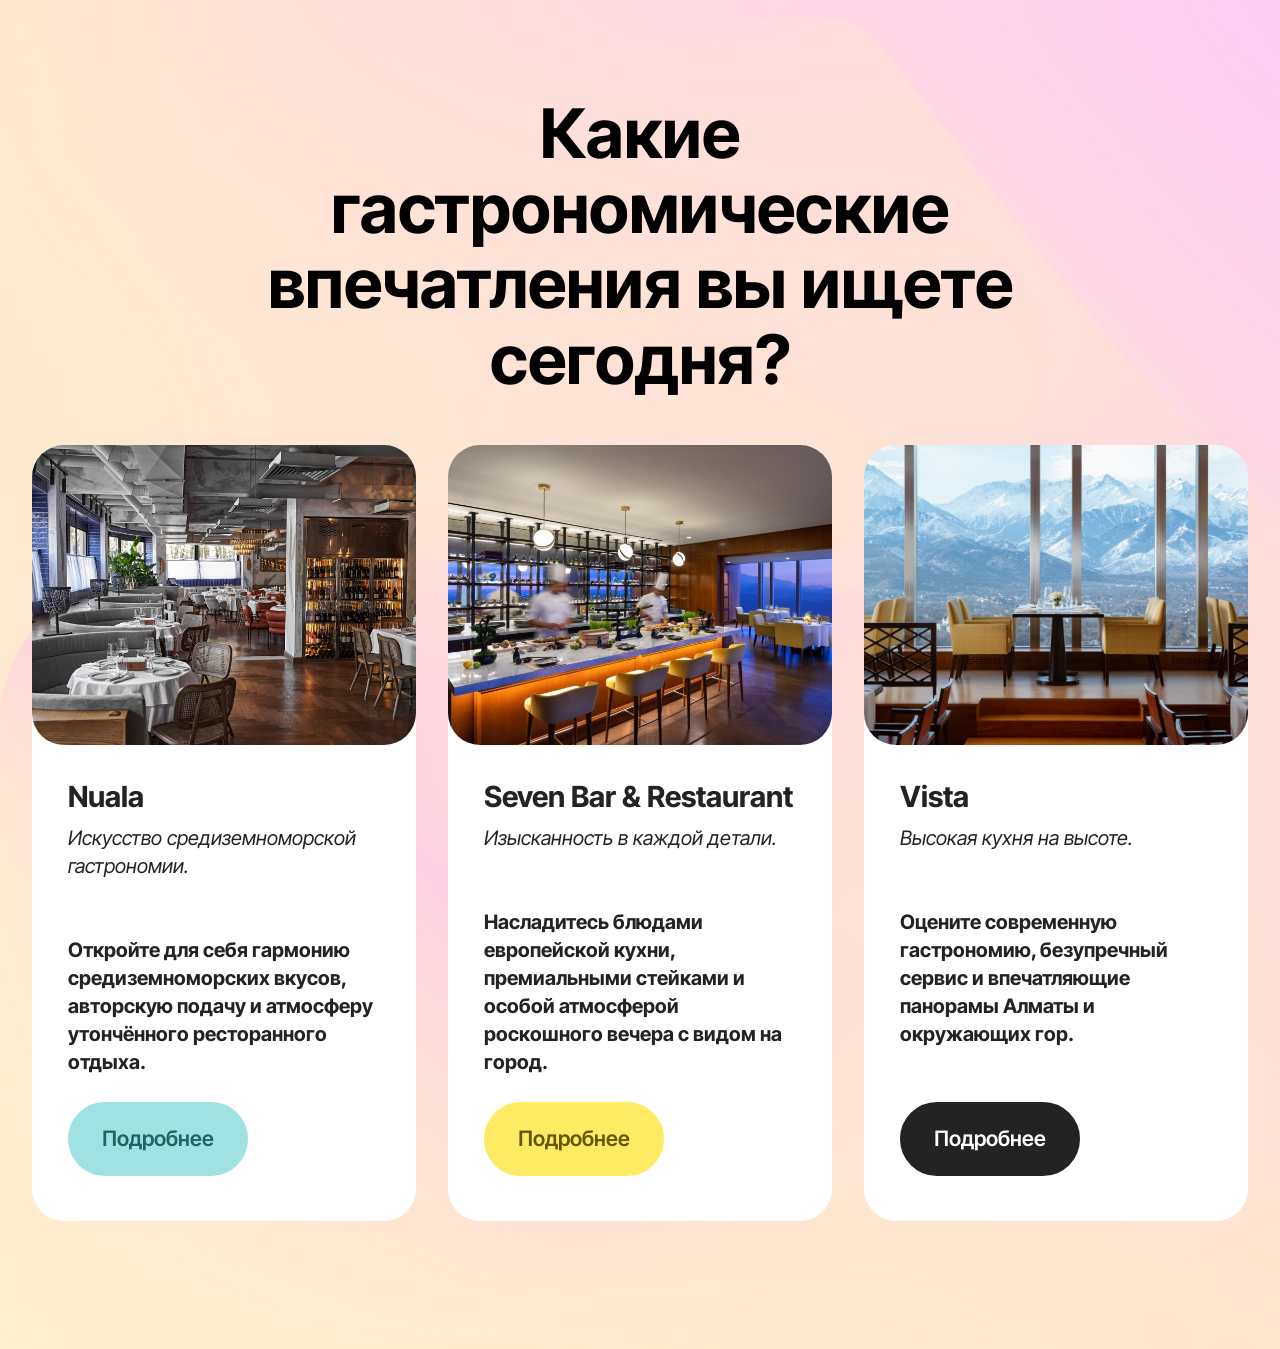
<file: index.html>
<!DOCTYPE html>
<html  >
<head>
  <!-- Site made with Mobirise Website Builder v6.1.12, https://mobirise.com -->
  <meta charset="UTF-8">
  <meta http-equiv="X-UA-Compatible" content="IE=edge">
  <meta name="generator" content="Mobirise v6.1.12, mobirise.com">
  <meta name="viewport" content="width=device-width, initial-scale=1, minimum-scale=1">
  <link rel="shortcut icon" href="assets/images/logo5.png" type="image/x-icon">
  <meta name="description" content="">
  
  
  <title>Рестораны Алматы — выбор ресторана</title>
  <link rel="stylesheet" href="assets/bootstrap/css/bootstrap.min.css">
  <link rel="stylesheet" href="assets/theme/css/style.css">
  <link rel="preload" href="https://fonts.googleapis.com/css2?family=Inter+Tight:wght@400;700&display=swap&display=swap" as="style" onload="this.onload=null;this.rel='stylesheet'">
  <noscript><link rel="stylesheet" href="https://fonts.googleapis.com/css2?family=Inter+Tight:wght@400;700&display=swap&display=swap"></noscript>
  <link rel="preload" as="style" href="assets/mobirise/css/mbr-additional.css?v=i4rRcM"><link rel="stylesheet" href="assets/mobirise/css/mbr-additional.css?v=i4rRcM" type="text/css">

  
  
  

  <link rel="manifest" href="manifest.webmanifest">
  <meta name="theme-color" content="#1f1f1f">
</head>
<body>
  
  <section data-bs-version="5.1" class="features4 start cid-vxEEKwI23c" id="features04-0">
	
	<div class="mbr-overlay"></div>
	<div class="container">
		<div class="row justify-content-center">
			<div class="col-12 content-head">
				<div class="mbr-section-head mb-5">
					<h4 class="mbr-section-title mbr-fonts-style align-center mb-0 display-1"><strong>Какие гастрономические впечатления вы ищете сегодня?</strong></h4>
					
					
				</div>
			</div>
		</div>
		<div class="row">
			<div class="item features-image col-12 col-md-6 col-lg-4">
				<div class="item-wrapper">
					<div class="item-img">
						<img src="assets/images/3azf3qzfi8cr952zze5nulsutpuyo1mr.png" alt="Mobirise Website Builder">
					</div>
					<div class="item-content">
						<h5 class="item-title mbr-fonts-style display-5"><strong>Nuala</strong></h5>
						<p class="mbr-text mbr-fonts-style display-7"><em>Искусство средиземноморской гастрономии.</em><br><em><br></em><br><strong>Откройте для себя гармонию средиземноморских вкусов, авторскую подачу и атмосферу утончённого ресторанного отдыха.</strong></p>
						<div class="mbr-section-btn item-footer"><a href="page1.html" class="btn item-btn btn-warning display-4">Подробнее</a></div>
					</div>

				</div>
			</div>
			<div class="item features-image col-12 col-md-6 col-lg-4">
				<div class="item-wrapper">
					<div class="item-img">
						<img src="assets/images/information-items-property-29576.jpg" alt="Mobirise Website Builder">
					</div>
					<div class="item-content">
						<h5 class="item-title mbr-fonts-style display-5"><strong>Seven Bar &amp; Restaurant</strong><strong><br></strong></h5>
						<p class="mbr-text mbr-fonts-style display-7"><em>Изысканность в каждой детали.</em><br><em><br></em><br><strong>Насладитесь блюдами европейской кухни, премиальными стейками и особой атмосферой роскошного вечера с видом на город.</strong></p>
						<div class="mbr-section-btn item-footer"><a href="page2.html" class="btn item-btn btn-danger display-4">Подробнее</a></div>
					</div>
				</div>
			</div>
			<div class="item features-image col-12 col-md-6 col-lg-4">
				<div class="item-wrapper">
					<div class="item-img">
						<img src="assets/images/rz-alarz-vista-restaurant-3-29265-wide-hor.jpg" alt="Mobirise Website Builder">
					</div>
					<div class="item-content">
						<h5 class="item-title mbr-fonts-style display-5"><strong>Vista</strong></h5>
						<p class="mbr-text mbr-fonts-style display-7"><em>Высокая кухня на высоте.</em><br><em><br></em><br><strong>Оцените современную гастрономию, безупречный сервис и впечатляющие панорамы Алматы и окружающих гор.</strong><br>
						</p>
						<div class="mbr-section-btn item-footer"><a href="page3.html" class="btn item-btn btn-black display-4">Подробнее</a></div>
					</div>
				</div>
			</div>
		</div>
	</div>
</section><script src="assets/bootstrap/js/bootstrap.bundle.min.js"></script>  <script src="assets/smoothscroll/smooth-scroll.js"></script>  <script src="assets/ytplayer/index.js"></script>  <script src="assets/theme/js/script.js"></script>  
  
  
  <script src="assets/js/site.js"></script>
</body>
</html>
</file>
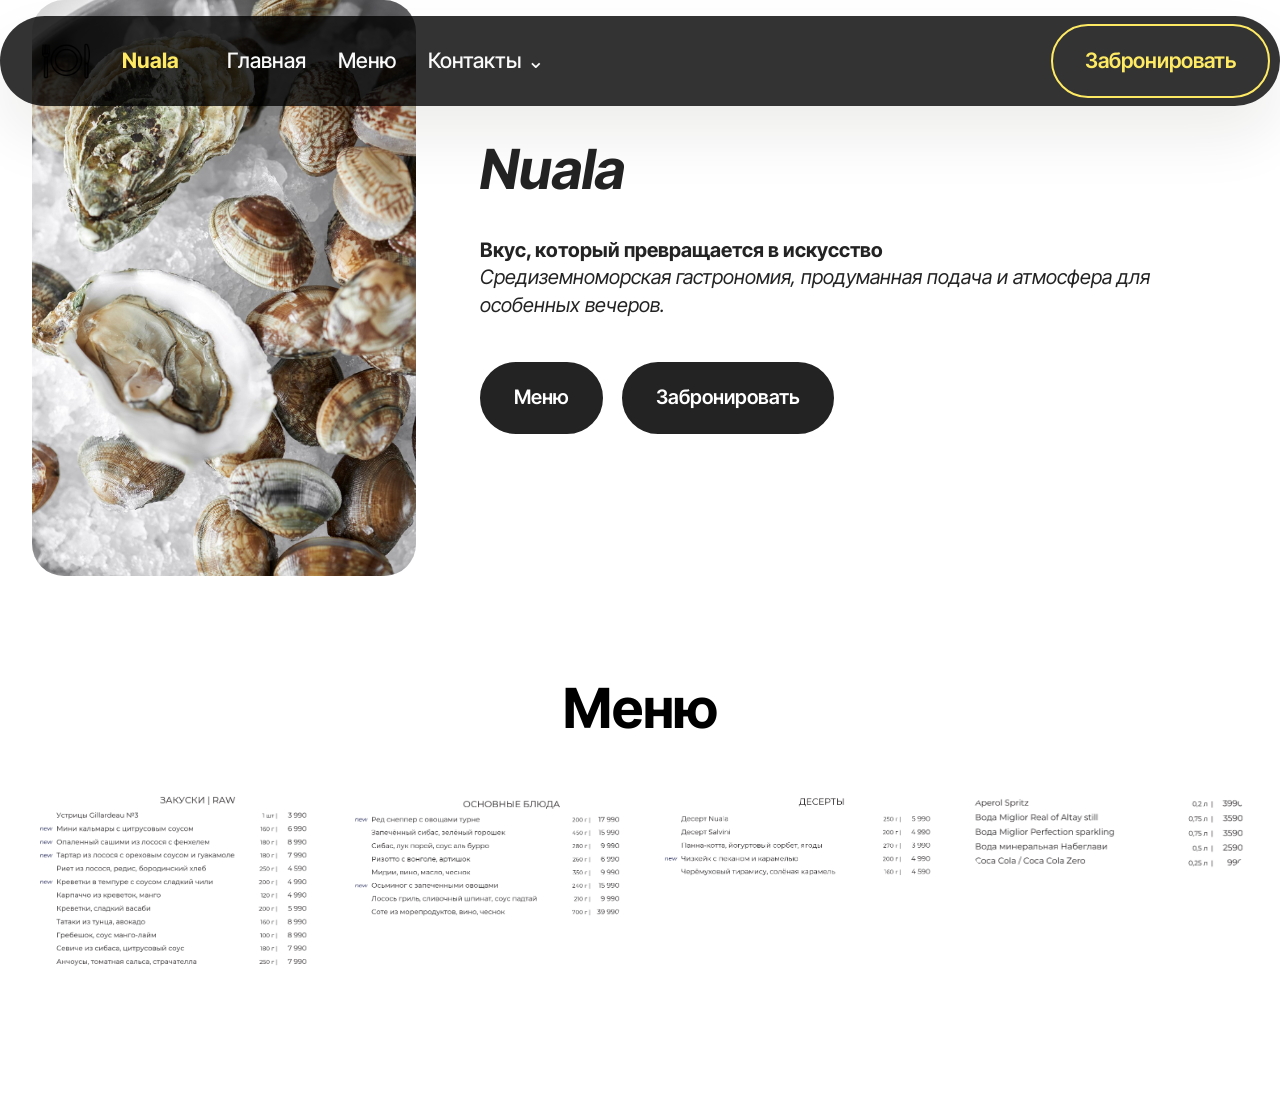
<file: page1.html>
<!DOCTYPE html>
<html lang="ru">
<head>
  <meta charset="UTF-8">
  <meta http-equiv="X-UA-Compatible" content="IE=edge">
  <meta name="viewport" content="width=device-width, initial-scale=1, minimum-scale=1">
  <link rel="shortcut icon" href="assets/images/logo5.png" type="image/x-icon">
  <meta name="description" content="Nuala — средиземноморская гастрономия, авторская подача и атмосфера особенных вечеров.">

  <title>Nuala — ресторан</title>

  <link rel="stylesheet" href="assets/web/assets/mobirise-icons2/mobirise2.css">
  <link rel="stylesheet" href="assets/bootstrap/css/bootstrap.min.css">
  <link rel="stylesheet" href="assets/dropdown/css/style.css">
  <link rel="stylesheet" href="assets/theme/css/style.css">
  <link rel="preload" href="https://fonts.googleapis.com/css2?family=Inter+Tight:wght@400;700&display=swap" as="style" onload="this.onload=null;this.rel='stylesheet'">
  <noscript>
    <link rel="stylesheet" href="https://fonts.googleapis.com/css2?family=Inter+Tight:wght@400;700&display=swap">
  </noscript>
  <link rel="stylesheet" href="assets/mobirise/css/mbr-additional.css?v=dMrhMA">

  <link rel="manifest" href="manifest.webmanifest">
  <meta name="theme-color" content="#1f1f1f">

  <style>
    .contacts-dropdown {
      position: relative;
    }

    .contacts-arrow {
      display: inline-block;
      margin-left: 5px;
      transition: transform .2s ease;
    }

    .contacts-dropdown.open .contacts-arrow {
      transform: rotate(180deg);
    }

    .contacts-submenu {
      display: none;
      position: absolute;
      top: calc(100% + 5px);
      left: 0;
      min-width: 220px;
      padding: 6px 0;
      background: #242424;
      border: 1px solid rgba(255, 255, 255, .12);
      border-radius: 6px;
      box-shadow: 0 8px 24px rgba(0, 0, 0, .25);
      z-index: 99999;
    }

    .contacts-dropdown.open .contacts-submenu {
      display: block;
    }

    .contacts-submenu a {
      display: block;
      padding: 12px 16px;
      color: #fff;
      text-decoration: none;
      font-size: 15px;
      white-space: normal;
      transition: background .2s ease;
    }

    .contacts-submenu a:hover,
    .contacts-submenu a:focus {
      color: #fff;
      background: rgba(255, 255, 255, .1);
    }

    @media (max-width: 991px) {
      .contacts-submenu {
        position: static;
        margin: 0 12px 8px;
        min-width: 0;
        box-shadow: none;
      }
    }
  </style>
</head>

<body>

<section data-bs-version="5.1" class="menu menu1 cid-vxEUWDvx3o" once="menu" id="menu01-6">
  <nav class="navbar navbar-dropdown navbar-fixed-top navbar-expand-lg">
    <div class="container">

      <div class="navbar-brand">
        <span class="navbar-logo">
          <a href="#header01-1">
            <img src="assets/images/logo.png" alt="Nuala" style="height: 3rem;">
          </a>
        </span>
        <span class="navbar-caption-wrap">
          <a class="navbar-caption text-danger display-4" href="index.html">Nuala</a>
        </span>
      </div>

      <button class="navbar-toggler"
        type="button"
        data-bs-toggle="collapse"
        data-bs-target="#navbarSupportedContent"
        aria-controls="navbarSupportedContent"
        aria-expanded="false"
        aria-label="Открыть меню">
        <div class="hamburger">
          <span></span>
          <span></span>
          <span></span>
          <span></span>
        </div>
      </button>

      <div class="collapse navbar-collapse" id="navbarSupportedContent">
        <ul class="navbar-nav nav-dropdown" data-app-modern-menu="true">

          <li class="nav-item">
            <a class="nav-link link text-white display-4" href="index.html">
              Главная
            </a>
          </li>

          <li class="nav-item">
            <a class="nav-link link text-white display-4" href="#gallery03-d">
              Меню
            </a>
          </li>

          <li class="nav-item contacts-dropdown">
            <a class="nav-link link text-white display-4"
              href="#"
              id="contactsToggle"
              aria-expanded="false"
              aria-controls="contactsSubmenu">
              Контакты <span class="contacts-arrow">⌄</span>
            </a>

            <div class="contacts-submenu" id="contactsSubmenu">
              <a href="tel:+77001116036">+77001116036</a>
              <a href="https://www.google.com/maps/search/?api=1&amp;query=Богенбай батыра улица, 134"
                 target="_blank"
                 rel="noopener noreferrer">
                Богенбай батыра улица, 134
              </a>
            </div>
          </li>

        </ul>

        <div class="navbar-buttons mbr-section-btn">
          <a class="btn btn-danger-outline display-4"
            href="page4.html?restaurant=Nuala">
            Забронировать
          </a>
        </div>
      </div>
    </div>
  </nav>
</section>

<section data-bs-version="5.1" class="header1 cid-vxEJA8Uqhi" id="header01-1">
  <div class="container-fluid">
    <div class="row justify-content-center">

      <div class="col-12 col-md-12 col-lg-4 image-wrapper">
        <img class="w-100" src="assets/images/caption.jpg" alt="Ресторан Nuala">
      </div>

      <div class="col-12 col-lg col-md-12">
        <div class="text-wrapper align-left">
          <h1 class="mbr-section-title mbr-fonts-style mb-4 display-2">
            <strong><em>Nuala</em></strong>
          </h1>

          <p class="mbr-text mbr-fonts-style mb-4 display-7">
            <strong>Вкус, который превращается в искусство</strong><br>
            <em>Средиземноморская гастрономия, продуманная подача и атмосфера для особенных вечеров.</em>
          </p>

          <div class="mbr-section-btn mt-3">
            <a class="btn btn-black display-7" href="#gallery03-d">Меню</a>
            <a class="btn btn-black display-7" href="page4.html?restaurant=Nuala">Забронировать</a>
          </div>
        </div>
      </div>

    </div>
  </div>
</section>

<section data-bs-version="5.1" class="gallery3 cid-vxF14xblxu" id="gallery03-d">
  <div class="container-fluid">

    <div class="row justify-content-center">
      <div class="col-12 content-head">
        <div class="mbr-section-head mb-5">
          <h2 class="mbr-section-title mbr-fonts-style align-center mb-0 display-2">
            <strong>Меню</strong>
          </h2>
        </div>
      </div>
    </div>

    <div class="row">

      <div class="item features-image col-12 col-md-6 col-lg-3">
        <div class="item-wrapper">
          <div class="item-img">
            <img src="assets/images/2026-10-11.png" alt="Блюда меню Nuala">
          </div>
        </div>
      </div>

      <div class="item features-image col-12 col-md-6 col-lg-3">
        <div class="item-wrapper">
          <div class="item-img">
            <img src="assets/images/2026-10-12.png" alt="Позиции меню Nuala">
          </div>
        </div>
      </div>

      <div class="item features-image col-12 col-md-6 col-lg-3">
        <div class="item-wrapper">
          <div class="item-img">
            <img src="assets/images/2026-10-13.png" alt="Авторские блюда Nuala">
          </div>
        </div>
      </div>

      <div class="item features-image col-12 col-md-6 col-lg-3">
        <div class="item-wrapper">
          <div class="item-img">
            <img src="assets/images/2026-10-15.png" alt="Меню ресторана Nuala">
          </div>
        </div>
      </div>

    </div>
  </div>
</section>

<script src="assets/bootstrap/js/bootstrap.bundle.min.js"></script>
<script src="assets/smoothscroll/smooth-scroll.js"></script>
<script src="assets/ytplayer/index.js"></script>
<script src="assets/dropdown/js/navbar-dropdown.js"></script>
<script src="assets/theme/js/script.js"></script>
<script src="assets/js/site.js"></script>

<script>
document.addEventListener("DOMContentLoaded", function () {
  const dropdown = document.querySelector(".contacts-dropdown");
  const toggle = document.getElementById("contactsToggle");

  if (!dropdown || !toggle) return;

  toggle.addEventListener("click", function (event) {
    event.preventDefault();
    event.stopPropagation();

    const isOpen = dropdown.classList.toggle("open");
    toggle.setAttribute("aria-expanded", String(isOpen));
  });

  document.addEventListener("click", function (event) {
    if (!dropdown.contains(event.target)) {
      dropdown.classList.remove("open");
      toggle.setAttribute("aria-expanded", "false");
    }
  });

  document.addEventListener("keydown", function (event) {
    if (event.key === "Escape") {
      dropdown.classList.remove("open");
      toggle.setAttribute("aria-expanded", "false");
    }
  });
});
</script>

</body>
</html>
</file>
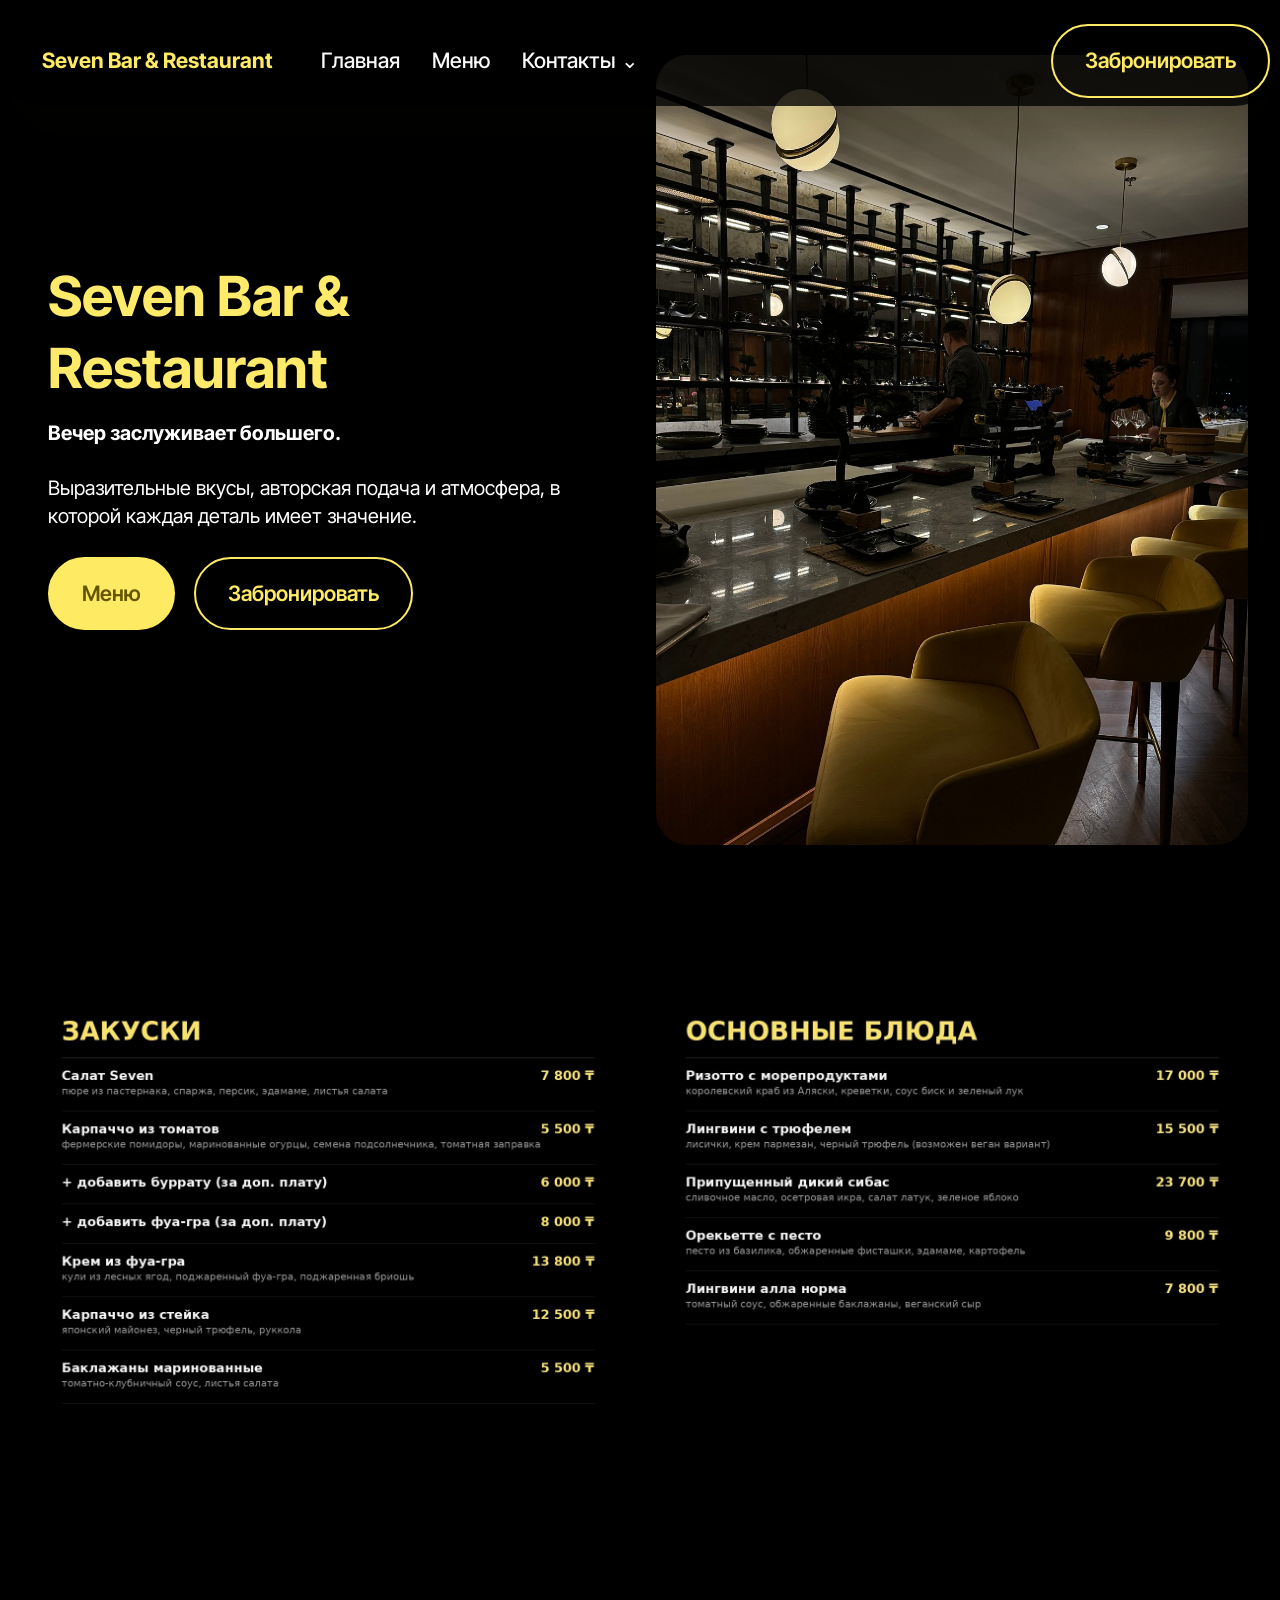
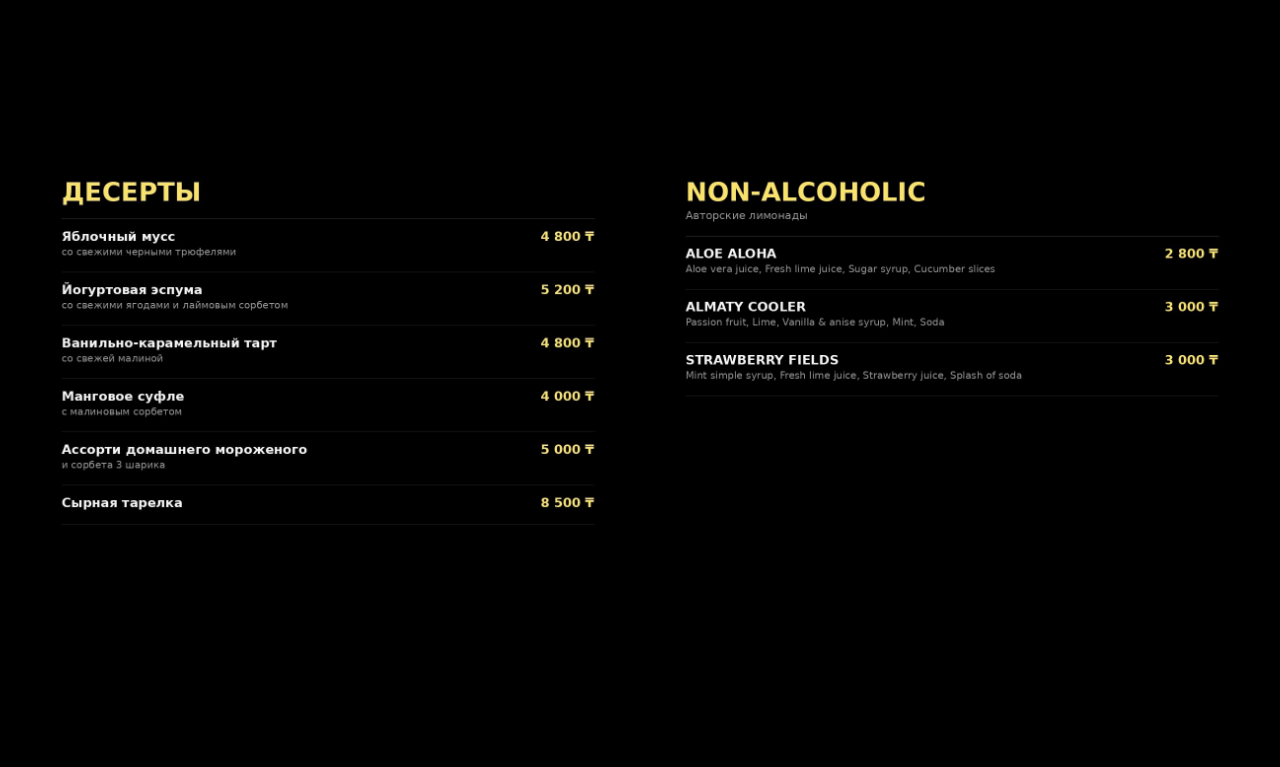
<file: page2.html>
<!DOCTYPE html>
<html lang="ru">
<head>
  <meta charset="UTF-8">
  <meta http-equiv="X-UA-Compatible" content="IE=edge">
  <meta name="viewport" content="width=device-width, initial-scale=1, minimum-scale=1">
  <link rel="shortcut icon" href="assets/images/logo5.png" type="image/x-icon">
  <title>Seven Bar &amp; Restaurant — ресторан</title>

  <link rel="stylesheet" href="assets/web/assets/mobirise-icons2/mobirise2.css">
  <link rel="stylesheet" href="assets/bootstrap/css/bootstrap.min.css">
  <link rel="stylesheet" href="assets/dropdown/css/style.css">
  <link rel="stylesheet" href="assets/theme/css/style.css">
  <link rel="preload" href="https://fonts.googleapis.com/css2?family=Inter+Tight:wght@400;700&display=swap" as="style" onload="this.onload=null;this.rel='stylesheet'">
  <noscript><link rel="stylesheet" href="https://fonts.googleapis.com/css2?family=Inter+Tight:wght@400;700&display=swap"></noscript>
  <link rel="stylesheet" href="assets/mobirise/css/mbr-additional.css?v=F1biG9">

  <style>
    .contacts-dropdown {
      position: relative;
    }

    .contacts-arrow {
      display: inline-block;
      margin-left: 5px;
      transition: transform .2s ease;
    }

    .contacts-dropdown.open .contacts-arrow {
      transform: rotate(180deg);
    }

    .contacts-submenu {
      display: none;
      position: absolute;
      top: calc(100% + 5px);
      left: 0;
      min-width: 210px;
      padding: 6px 0;
      background: #242424;
      border: 1px solid rgba(255,255,255,.12);
      border-radius: 6px;
      box-shadow: 0 8px 24px rgba(0,0,0,.25);
      z-index: 99999;
    }

    .contacts-dropdown.open .contacts-submenu {
      display: block;
    }

    .contacts-submenu a {
      display: block;
      padding: 12px 16px;
      color: #fff;
      text-decoration: none;
      font-size: 15px;
      white-space: normal;
      transition: background .2s ease;
    }

    .contacts-submenu a:hover,
    .contacts-submenu a:focus {
      color: #fff;
      background: rgba(255,255,255,.1);
    }

    @media (max-width: 991px) {
      .contacts-submenu {
        position: static;
        margin: 0 12px 8px;
        box-shadow: none;
        min-width: 0;
      }
    }
  </style>

  <link rel="manifest" href="manifest.webmanifest">
  <meta name="theme-color" content="#1f1f1f">
</head>

<body>

<section data-bs-version="5.1" class="menu menu1 cid-vxFNHQ6hee" once="menu" id="menu01-w">
  <nav class="navbar navbar-dropdown navbar-fixed-top navbar-expand-lg">
    <div class="container">
      <div class="navbar-brand">
        <span class="navbar-caption-wrap">
          <a class="navbar-caption text-danger display-4" href="index.html">
            Seven Bar &amp; Restaurant
          </a>
        </span>
      </div>

      <button class="navbar-toggler"
        type="button"
        data-toggle="collapse"
        data-bs-toggle="collapse"
        data-target="#navbarSupportedContent"
        data-bs-target="#navbarSupportedContent"
        aria-controls="navbarSupportedContent"
        aria-expanded="false"
        aria-label="Открыть меню">
        <div class="hamburger">
          <span></span><span></span><span></span><span></span>
        </div>
      </button>

      <div class="collapse navbar-collapse" id="navbarSupportedContent">
        <ul class="navbar-nav nav-dropdown" data-app-modern-menu="true">
          <li class="nav-item">
            <a class="nav-link link text-white display-4" href="index.html">
              Главная
            </a>
          </li>

          <li class="nav-item">
            <a class="nav-link link text-white display-4" href="#image4-n">
              Меню
            </a>
          </li>

          <li class="nav-item contacts-dropdown">
            <a class="nav-link link text-white display-4"
              href="#"
              id="contactsToggle"
              aria-expanded="false"
              aria-controls="contactsSubmenu">
              Контакты <span class="contacts-arrow">⌄</span>
            </a>

            <div class="contacts-submenu" id="contactsSubmenu">
              <a href="tel:НОМЕР_РЕСТОРАНА">+77758855888</a>
              <a href="https://www.google.com/maps/search/?api=1&amp;query=seven bar and restaurant"
                 target="_blank"
                 rel="noopener noreferrer">
                БЦ Esentai Tower, проспект Аль-Фараби, 77/7
              </a>
            </div>
          </li>
        </ul>

        <div class="navbar-buttons mbr-section-btn">
          <a class="btn btn-danger-outline display-4"
            href="page4.html?restaurant=Seven%20Bar%20%26%20Restaurant">
            Забронировать
          </a>
        </div>
      </div>
    </div>
  </nav>
</section>

<section data-bs-version="5.1" class="header14 cid-vxF6jYRoy6 mbr-fullscreen" id="header14-g">
  <div class="container">
    <div class="row justify-content-center align-items-center">
      <div class="col-12 col-md-6 image-wrapper">
        <img src="assets/images/caption-1.jpg" alt="Seven Bar & Restaurant">
      </div>

      <div class="col-12 col-md text-wrapper">
        <h1 class="mbr-section-title mbr-fonts-style mb-3 display-2">
          <strong>Seven Bar &amp; Restaurant</strong>
        </h1>

        <p class="mbr-text mbr-fonts-style display-7">
          <strong>Вечер заслуживает большего.</strong><br><br>
          Выразительные вкусы, авторская подача и атмосфера,
          в которой каждая деталь имеет значение.
        </p>

        <div class="mbr-section-btn mt-3">
          <a class="btn btn-danger display-4" href="#image4-n">Меню</a>
          <a class="btn btn-danger-outline display-4"
            href="page4.html?restaurant=Seven%20Bar%20%26%20Restaurant">
            Забронировать
          </a>
        </div>
      </div>
    </div>
  </div>
</section>

<section data-bs-version="5.1" class="image4 cid-vxFADacdbE" id="image4-n">
  <div class="container">
    <div class="row">
      <div class="col-12 col-lg-6">
        <div class="image-wrapper">
          <img src="assets/images/whatsapp-image-2026-10-10-at-22.40.451.jpeg" alt="Интерьер ресторана">
          <p class="mbr-text mbr-fonts-style mt-2 align-center display-4"></p>
        </div>
      </div>

      <div class="col-12 col-lg-6">
        <div class="image-wrapper">
          <img src="assets/images/whatsapp-image-2026-10-10-at-22.40.45.jpeg" alt="Блюда ресторана">
          <p class="mbr-text mbr-fonts-style mt-2 align-center display-4"></p>
        </div>
      </div>
    </div>
  </div>
</section>

<section data-bs-version="5.1" class="image4 cid-vxFADzT7vo" id="image4-o">
  <div class="container">
    <div class="row">
      <div class="col-12 col-lg-6">
        <div class="image-wrapper">
          <img src="assets/images/whatsapp-image-2026-10-10-at-22.40.46.jpeg" alt="Ресторан Seven">
          <p class="mbr-text mbr-fonts-style mt-2 align-center display-4"></p>
        </div>
      </div>

      <div class="col-12 col-lg-6">
        <div class="image-wrapper">
          <img src="assets/images/whatsapp-image-2026-10-10-at-22.40.452.jpeg" alt="Атмосфера ресторана">
          <p class="mbr-text mbr-fonts-style mt-2 align-center display-4"></p>
        </div>
      </div>
    </div>
  </div>
</section>

<script src="assets/bootstrap/js/bootstrap.bundle.min.js"></script>
<script src="assets/smoothscroll/smooth-scroll.js"></script>
<script src="assets/ytplayer/index.js"></script>
<script src="assets/dropdown/js/navbar-dropdown.js"></script>
<script src="assets/theme/js/script.js"></script>
<script src="assets/js/site.js"></script>

<script>
document.addEventListener("DOMContentLoaded", function () {
  const dropdown = document.querySelector(".contacts-dropdown");
  const toggle = document.getElementById("contactsToggle");

  if (!dropdown || !toggle) return;

  toggle.addEventListener("click", function (event) {
    event.preventDefault();
    event.stopPropagation();

    const isOpen = dropdown.classList.toggle("open");
    toggle.setAttribute("aria-expanded", String(isOpen));
  });

  document.addEventListener("click", function (event) {
    if (!dropdown.contains(event.target)) {
      dropdown.classList.remove("open");
      toggle.setAttribute("aria-expanded", "false");
    }
  });

  document.addEventListener("keydown", function (event) {
    if (event.key === "Escape") {
      dropdown.classList.remove("open");
      toggle.setAttribute("aria-expanded", "false");
    }
  });
});
</script>

</body>
</html>
</file>
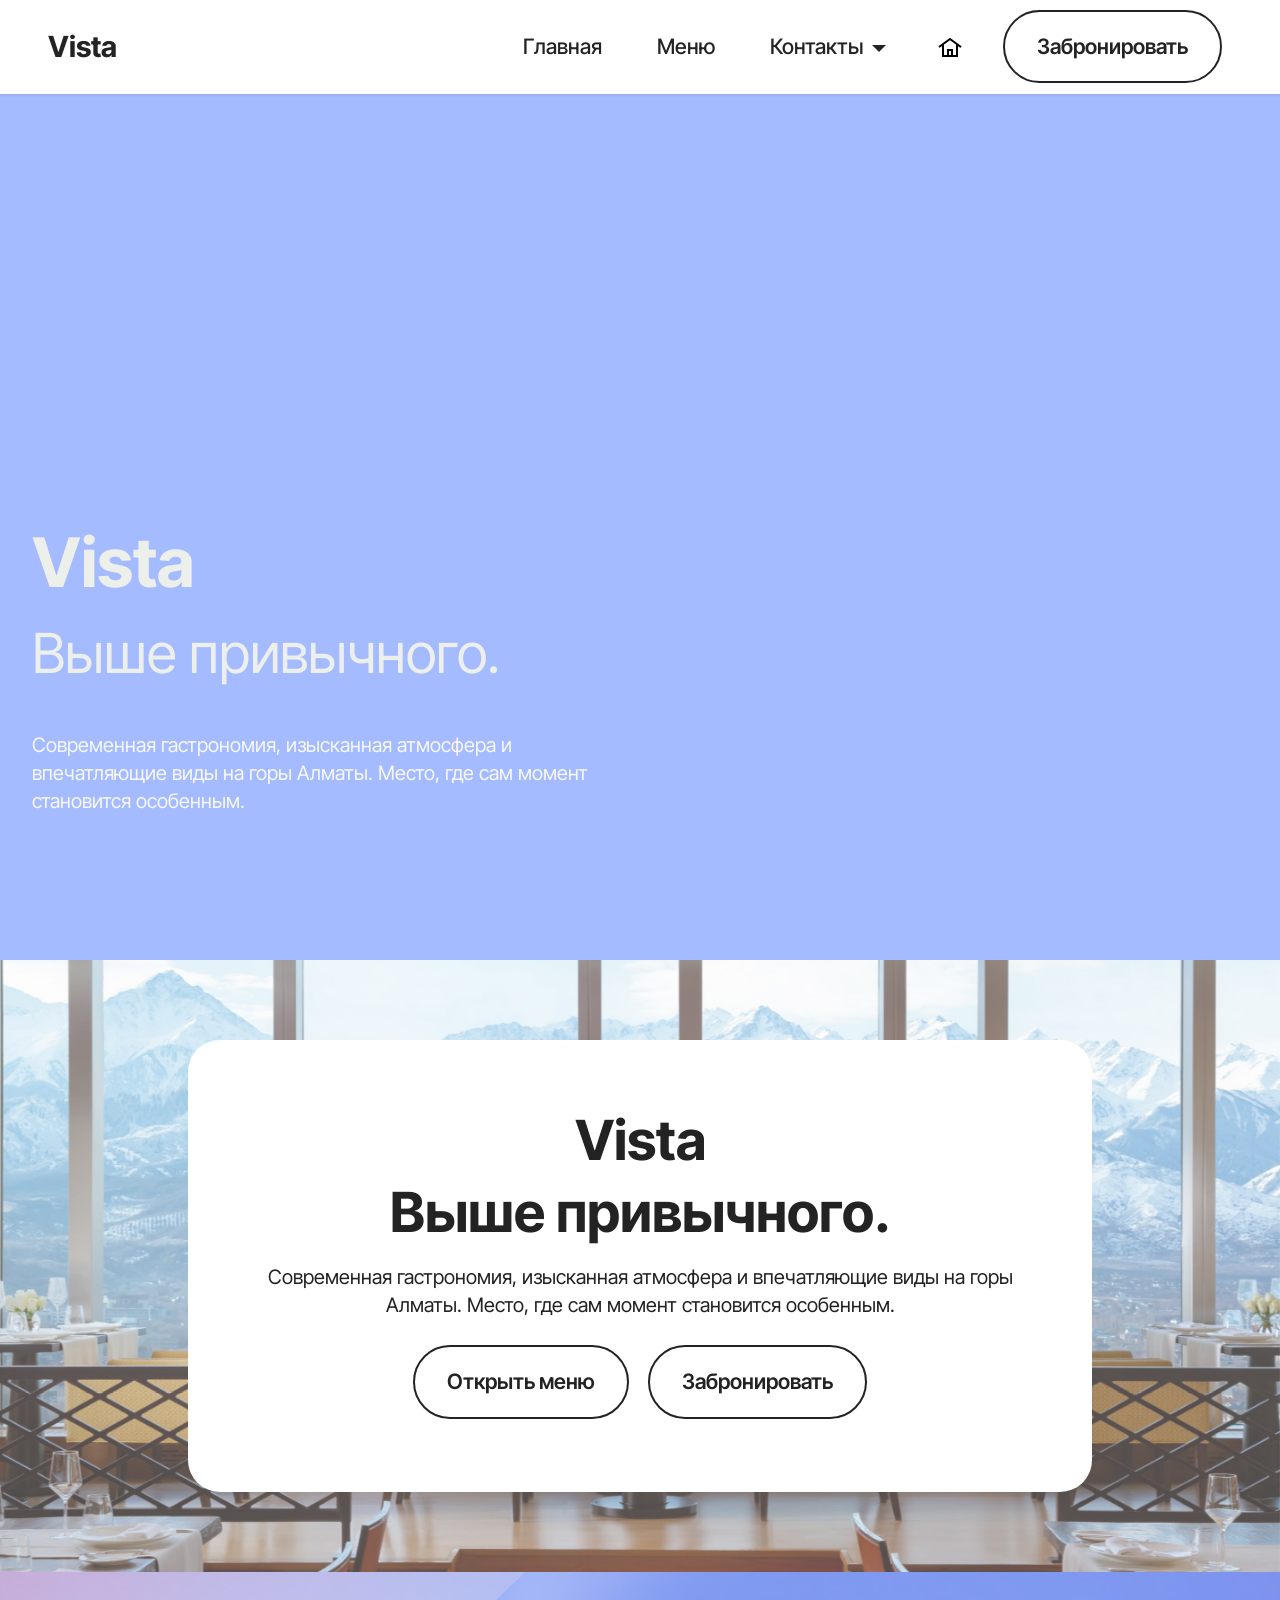
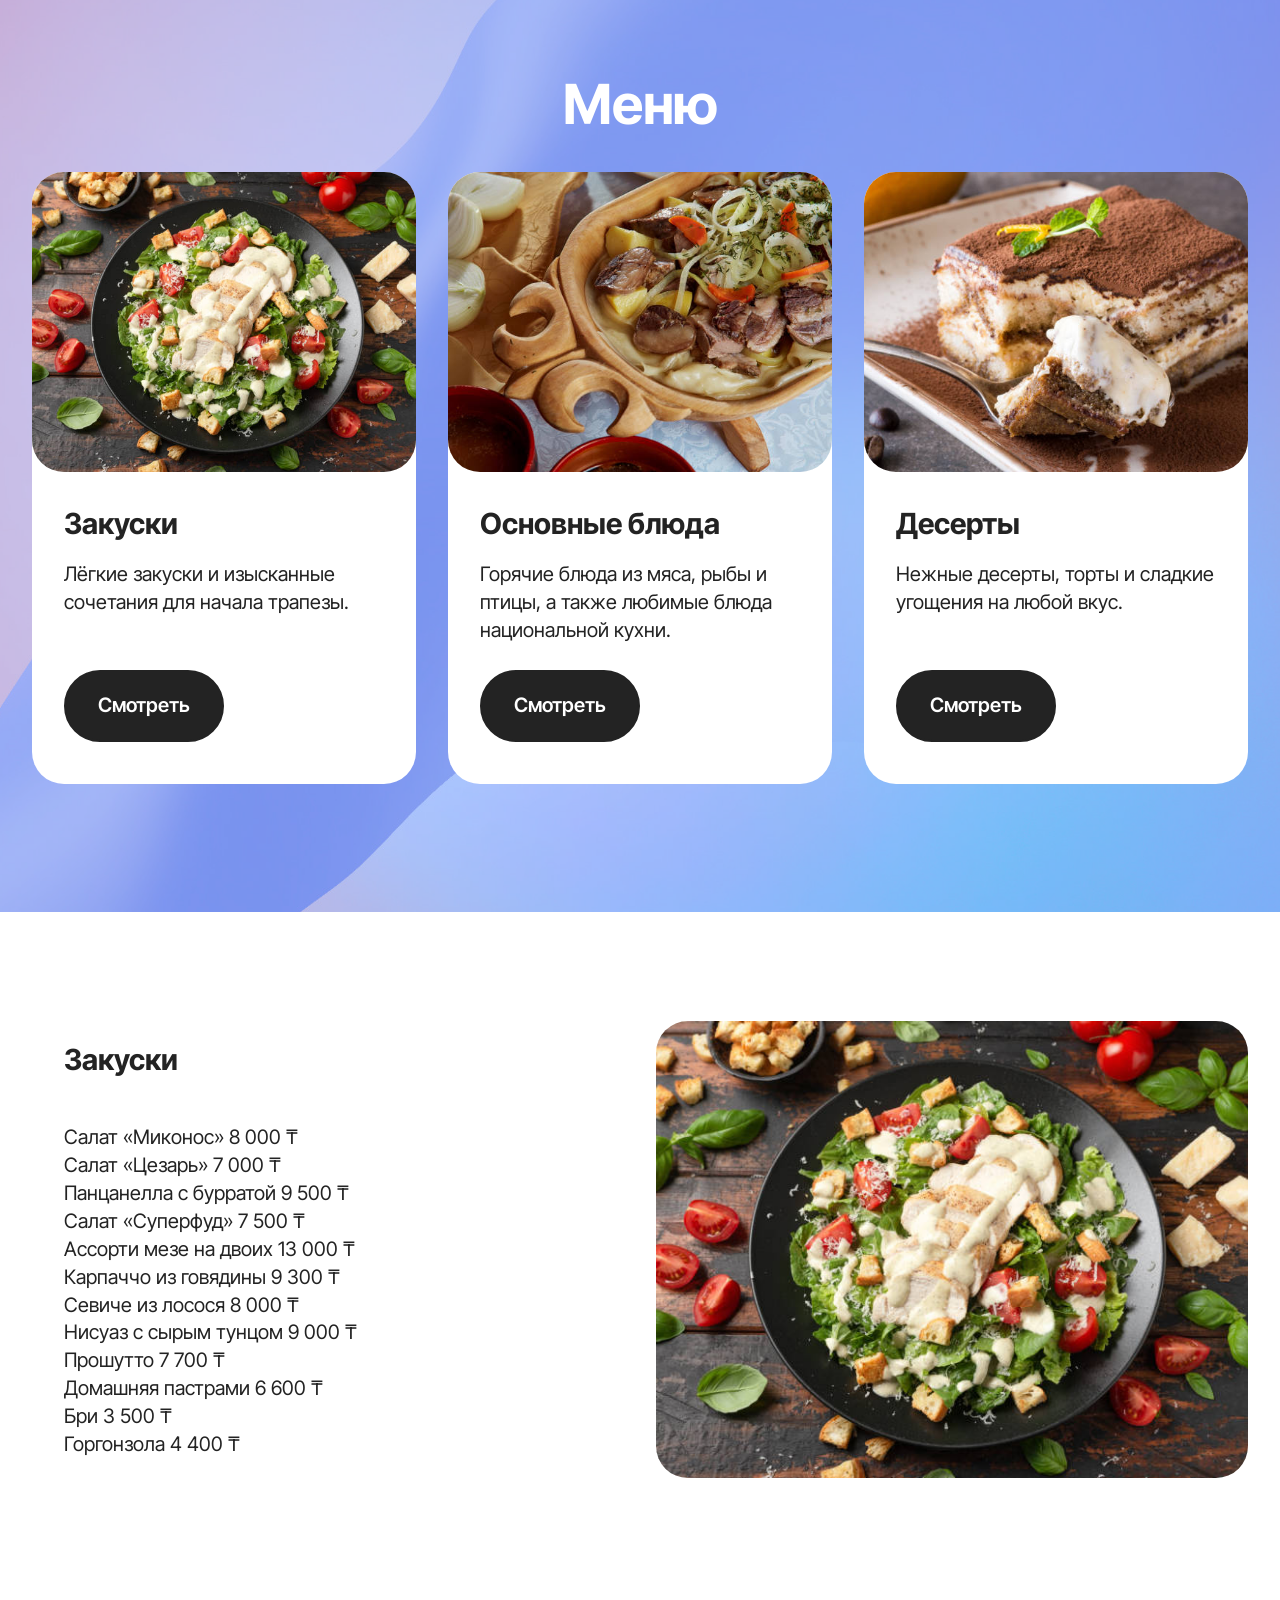
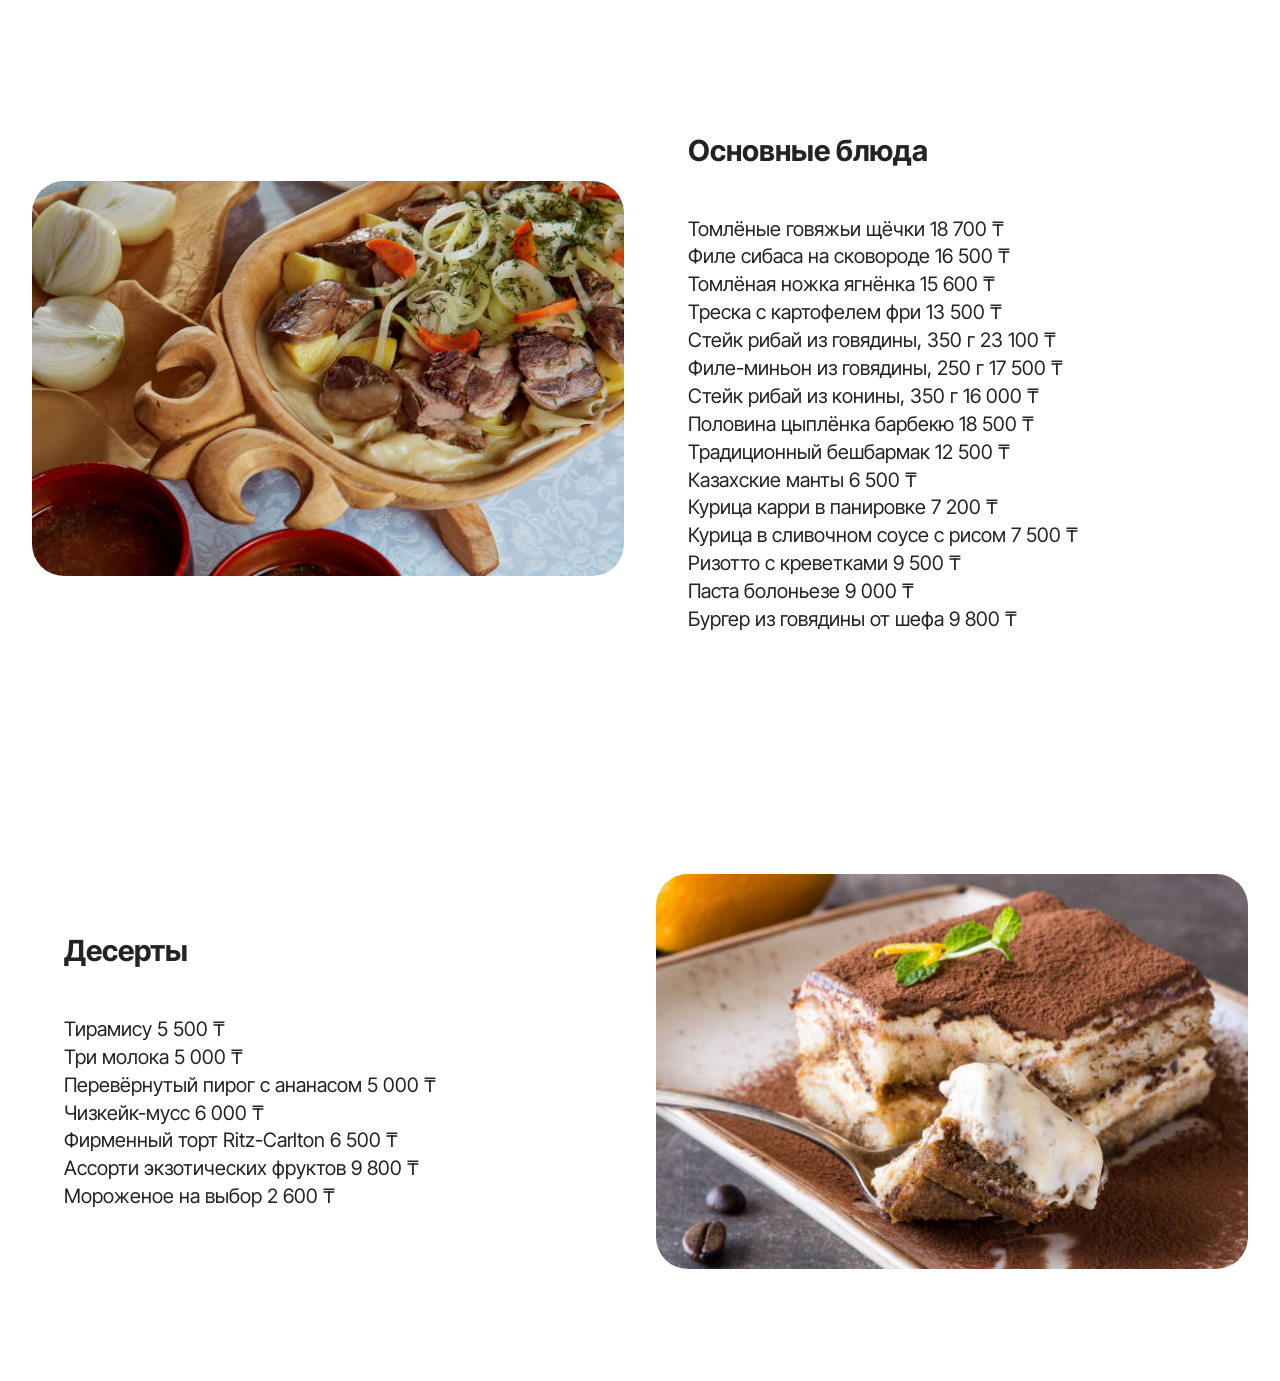
<file: page3.html>
<!DOCTYPE html>
<html  >
<head>
  <!-- Site made with Mobirise Website Builder v6.1.12, https://mobirise.com -->
  <meta charset="UTF-8">
  <meta http-equiv="X-UA-Compatible" content="IE=edge">
  <meta name="generator" content="Mobirise v6.1.12, mobirise.com">
  <meta name="viewport" content="width=device-width, initial-scale=1, minimum-scale=1">
  <link rel="shortcut icon" href="assets/images/logo5.png" type="image/x-icon">
  <meta name="description" content="">
  
  
  <title>Vista — ресторан</title>
  <link rel="stylesheet" href="assets/web/assets/mobirise-icons2/mobirise2.css">
  <link rel="stylesheet" href="assets/bootstrap/css/bootstrap.min.css">
  <link rel="stylesheet" href="assets/parallax/jarallax.css">
  <link rel="stylesheet" href="assets/dropdown/css/style.css">
  <link rel="stylesheet" href="assets/socicon/css/styles.css">
  <link rel="stylesheet" href="assets/theme/css/style.css">
  <link rel="preload" href="https://fonts.googleapis.com/css2?family=Inter+Tight:wght@400;700&display=swap&display=swap" as="style" onload="this.onload=null;this.rel='stylesheet'">
  <noscript><link rel="stylesheet" href="https://fonts.googleapis.com/css2?family=Inter+Tight:wght@400;700&display=swap&display=swap"></noscript>
  <link rel="preload" as="style" href="assets/mobirise/css/mbr-additional.css?v=BQ8cdn"><link rel="stylesheet" href="assets/mobirise/css/mbr-additional.css?v=BQ8cdn" type="text/css">

  
  
  

  <link rel="manifest" href="manifest.webmanifest">
  <meta name="theme-color" content="#1f1f1f">
</head>
<body>
  
  <section data-bs-version="5.1" class="menu menu1 cid-vxFMDPvCd4" once="menu" id="menu1-v">
    

    <nav class="navbar navbar-dropdown navbar-fixed-top navbar-expand-lg">
        <div class="container">
            <div class="navbar-brand">
                
                <span class="navbar-caption-wrap"><a class="navbar-caption text-black display-5" href="index.html">Vista</a></span>
            </div>
            <button class="navbar-toggler" type="button" data-toggle="collapse" data-bs-toggle="collapse" data-target="#navbarSupportedContent" data-bs-target="#navbarSupportedContent" aria-controls="navbarNavAltMarkup" aria-expanded="false" aria-label="Toggle navigation">
                <div class="hamburger">
                    <span></span>
                    <span></span>
                    <span></span>
                    <span></span>
                </div>
            </button>
            <div class="collapse navbar-collapse" id="navbarSupportedContent">
                <ul class="navbar-nav nav-dropdown" data-app-modern-menu="true"><li class="nav-item"><a class="nav-link link text-black display-4" href="index.html">Главная</a></li>
                    <li class="nav-item"><a class="nav-link link text-black display-4" href="#features4-m">Меню</a></li>
                    <li class="nav-item dropdown"><a class="nav-link link text-black dropdown-toggle display-4" href="#features4-m" data-toggle="dropdown-submenu" data-bs-toggle="dropdown" data-bs-auto-close="outside" aria-expanded="false">Контакты</a><div class="dropdown-menu" aria-labelledby="dropdown-734"><a class="text-black dropdown-item display-4" href="tel:+7778855888">+777 885 5888</a><a class="text-black show dropdown-item display-4" href="https://maps.google.com/?q=Vista">БЦ Esentai Tower, проспект Аль-Фараби, 77/7</a></div>
                    </li></ul>
                <div class="icons-menu">
                    <a class="iconfont-wrapper" href="index.html" target="_blank">
                        <span class="p-2 mbr-iconfont mobi-mbri-home mobi-mbri"></span>
                    </a>
                    
                    
                    
                </div>
                <div class="navbar-buttons mbr-section-btn"><a class="btn btn-black-outline display-4" href="page4.html?restaurant=Vista">Забронировать</a></div>
            </div>
        </div>
    </nav>
</section>

<section data-bs-version="5.1" class="header4 cid-vxFfbEbAaI mbr-fullscreen" id="header4-k">

    
    
    <div class="container">
        <div class="row">
            <div class="content-wrap">
                <h1 class="mbr-section-title mbr-fonts-style mbr-white mb-3 display-1"><strong>Vista</strong></h1>
                <h2 class="mbr-section-title mbr-fonts-style mbr-white mb-3 display-2">Выше привычного.</h2>
                <p class="mbr-fonts-style mbr-text mbr-white mb-3 display-7"><br>Современная гастрономия, изысканная атмосфера и впечатляющие виды на горы Алматы. Место, где сам момент становится особенным.</p>

                
            </div>
        </div>
    </div>
</section>

<section data-bs-version="5.1" class="header12 cid-vxFgx8U0eQ mbr-parallax-background" id="header12-l">

    

    
    <div class="mbr-overlay" style="opacity: 0.3; background-color: rgb(255, 255, 255);">
    </div>
    <div class="container">
        <div class="row justify-content-center">
            <div class="card col-12 col-md-12 col-lg-9">
                <div class="card-wrapper">
                    <div class="card-box align-center">
                        <h1 class="card-title mbr-fonts-style mb-3 display-2"><strong>Vista
</strong><div><strong>Выше привычного.</strong></div></h1>
                        <p class="mbr-text mbr-fonts-style display-7">Современная гастрономия, изысканная атмосфера и впечатляющие виды на горы Алматы. Место, где сам момент становится особенным.</p>
                        <div class="mbr-section-btn mt-3"><a class="btn btn-black-outline display-4" href="#features4-m">Открыть меню</a> <a class="btn btn-black-outline display-4" href="page4.html?restaurant=Vista">Забронировать</a></div>
                    </div>
                </div>
            </div>
        </div>
    </div>
</section>

<section data-bs-version="5.1" class="features4 cid-vxFhAvH92V" id="features4-m">
    
    <div class="mbr-overlay"></div>
    <div class="container">
        <div class="mbr-section-head">
            <h4 class="mbr-section-title mbr-fonts-style align-center mb-0 display-2"><strong>Меню</strong></h4>
            <h5 class="mbr-section-subtitle mbr-fonts-style align-center mb-0 mt-2 display-5"></h5>
        </div>
        <div class="row mt-4">
            <div class="item features-image col-12 col-md-6 col-lg-4">
                <div class="item-wrapper">
                    <div class="item-img">
                        <img src="assets/images/istockphoto-1488094618-612x612.jpg" alt="Mobirise Website Builder" title="">
                    </div>
                    <div class="item-content">
                        <h5 class="item-title mbr-fonts-style display-5"><strong>Закуски</strong></h5>
                        <h6 class="item-subtitle mbr-fonts-style mt-1 display-7"></h6>
                        <p class="mbr-text mbr-fonts-style mt-3 display-7">Лёгкие закуски и изысканные сочетания для начала трапезы.</p>
                    </div>
                    <div class="mbr-section-btn item-footer mt-2"><a href="page3.html#image2-p" class="btn item-btn btn-black display-7" target="_blank">Смотреть</a></div>
                </div>
            </div>
            <div class="item features-image col-12 col-md-6 col-lg-4">
                <div class="item-wrapper">
                    <div class="item-img">
                        <img src="assets/images/istockphoto-1251350327-612x612.jpg" alt="Mobirise Website Builder" title="">
                    </div>
                    <div class="item-content">
                        <h5 class="item-title mbr-fonts-style display-5"><strong>Основные блюда</strong></h5>
                        <h6 class="item-subtitle mbr-fonts-style mt-1 display-7"></h6>
                        <p class="mbr-text mbr-fonts-style mt-3 display-7">Горячие блюда из мяса, рыбы и птицы, а также любимые блюда национальной кухни.</p>
                    </div>
                    <div class="mbr-section-btn item-footer mt-2"><a href="page3.html#image1-q" class="btn item-btn btn-black display-7" target="_blank">Смотреть</a></div>
                </div>
            </div>
            <div class="item features-image col-12 col-md-6 col-lg-4">
                <div class="item-wrapper">
                    <div class="item-img">
                        <img src="assets/images/istockphoto-956986120-612x612.jpg" alt="Mobirise Website Builder" title="">
                    </div>
                    <div class="item-content">
                        <h5 class="item-title mbr-fonts-style display-5"><strong>Десерты</strong><strong><br></strong></h5>
                        <h6 class="item-subtitle mbr-fonts-style mt-1 display-7"></h6>
                        <p class="mbr-text mbr-fonts-style mt-3 display-7">Нежные десерты, торты и сладкие угощения на любой вкус.<br></p>
                    </div>
                    <div class="mbr-section-btn item-footer mt-2"><a href="page3.html#image2-r" class="btn item-btn btn-black display-7" target="_blank">Смотреть</a></div>
                </div>
            </div>

        </div>
    </div>
</section>

<section data-bs-version="5.1" class="image2 cid-vxFEEdsjA6" id="image2-p">
    

    
    

    <div class="container">
        <div class="row align-items-center">
            <div class="col-12 col-lg-6">
                <div class="image-wrapper">
                    <img src="assets/images/istockphoto-1488094618-612x612.jpg" alt="Mobirise Website Builder">
                    <p class="mbr-description mbr-fonts-style mt-2 align-center display-4"></p>
                </div>
            </div>
            <div class="col-12 col-lg">
                <div class="text-wrapper">
                    <h3 class="mbr-section-title mbr-fonts-style mb-3 display-5"><strong>Закуски</strong></h3>
                    <p class="mbr-text mbr-fonts-style display-7"><br>Салат «Миконос»	8 000 ₸<br>Салат «Цезарь»	7 000 ₸<br>Панцанелла с бурратой	9 500 ₸<br>Салат «Суперфуд»	7 500 ₸<br>Ассорти мезе на двоих	13 000 ₸<br>Карпаччо из говядины	9 300 ₸<br>Севиче из лосося	8 000 ₸<br>Нисуаз с сырым тунцом	9 000 ₸<br>Прошутто	7 700 ₸<br>Домашняя пастрами	6 600 ₸<br>Бри	3 500 ₸<br>Горгонзола	4 400 ₸<br></p>
                </div>
            </div>
        </div>
    </div>
</section>

<section data-bs-version="5.1" class="image1 cid-vxFEEs9itM" id="image1-q">
    

    
    

    <div class="container">
        <div class="row align-items-center">
            <div class="col-12 col-lg-6">
                <div class="image-wrapper">
                    <img src="assets/images/istockphoto-1251350327-612x612.jpg" alt="Mobirise Website Builder">
                    <p class="mbr-description mbr-fonts-style pt-2 align-center display-4"></p>
                </div>
            </div>
            <div class="col-12 col-lg">
                <div class="text-wrapper">
                    <h3 class="mbr-section-title mbr-fonts-style mb-3 display-5"><strong>Основные блюда</strong></h3>
                    <p class="mbr-text mbr-fonts-style display-7"><br>Томлёные говяжьи щёчки	18 700 ₸<br>Филе сибаса на сковороде	16 500 ₸<br>Томлёная ножка ягнёнка	15 600 ₸<br>Треска с картофелем фри	13 500 ₸<br>Стейк рибай из говядины, 350 г	23 100 ₸<br>Филе-миньон из говядины, 250 г	17 500 ₸<br>Стейк рибай из конины, 350 г	16 000 ₸<br>Половина цыплёнка барбекю	18 500 ₸<br>Традиционный бешбармак	12 500 ₸<br>Казахские манты	6 500 ₸<br>Курица карри в панировке	7 200 ₸<br>Курица в сливочном соусе с рисом	7 500 ₸<br>Ризотто с креветками	9 500 ₸<br>Паста болоньезе	9 000 ₸<br>Бургер из говядины от шефа	9 800 ₸</p>
                </div>
            </div>
        </div>
    </div>
</section>

<section data-bs-version="5.1" class="image2 cid-vxFEEDLqnr" id="image2-r">
    

    
    

    <div class="container">
        <div class="row align-items-center">
            <div class="col-12 col-lg-6">
                <div class="image-wrapper">
                    <img src="assets/images/istockphoto-956986120-612x612.jpg" alt="Mobirise Website Builder">
                    <p class="mbr-description mbr-fonts-style mt-2 align-center display-4"></p>
                </div>
            </div>
            <div class="col-12 col-lg">
                <div class="text-wrapper">
                    <h3 class="mbr-section-title mbr-fonts-style mb-3 display-5"><strong>Десерты</strong></h3>
                    <p class="mbr-text mbr-fonts-style display-7"><br>Тирамису 5 500 ₸
<br>Три молока 5 000 ₸
<br>Перевёрнутый пирог с ананасом 5 000 ₸
<br>Чизкейк-мусс 6 000 ₸
<br>Фирменный торт Ritz-Carlton 6 500 ₸
<br>Ассорти экзотических фруктов 9 800 ₸
<br>Мороженое на выбор 2 600 ₸</p>
                </div>
            </div>
        </div>
    </div>
</section><script src="assets/bootstrap/js/bootstrap.bundle.min.js"></script>  <script src="assets/parallax/jarallax.js"></script>  <script src="assets/smoothscroll/smooth-scroll.js"></script>  <script src="assets/ytplayer/index.js"></script>  <script src="assets/dropdown/js/navbar-dropdown.js"></script>  <script src="assets/theme/js/script.js"></script>  
  
  
  <script src="assets/js/site.js"></script>
</body>
</html>
</file>
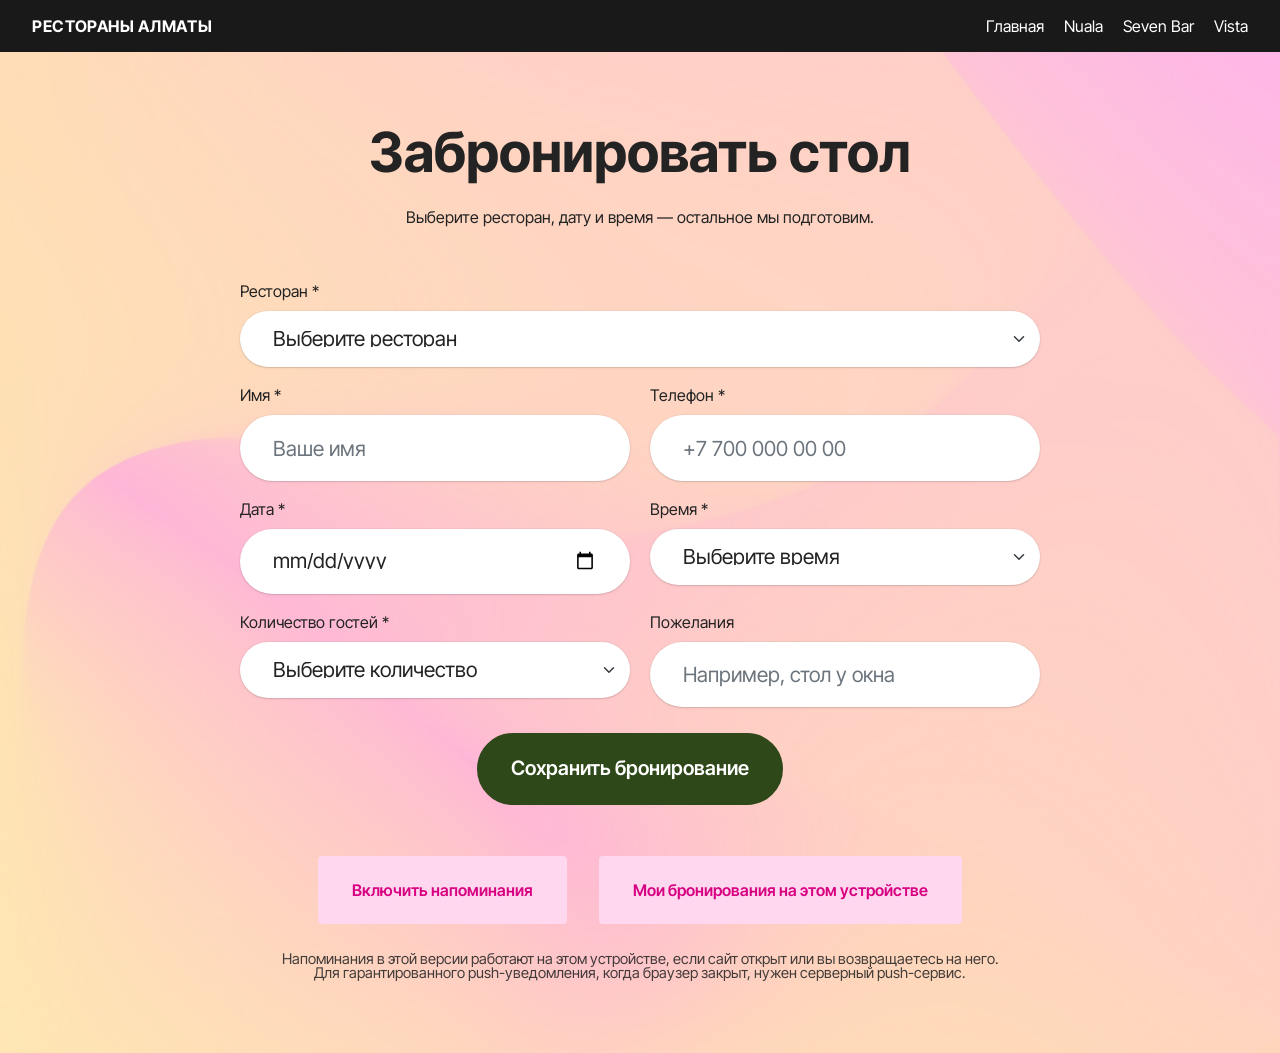
<file: page4.html>
<!DOCTYPE html>
<html lang="ru">
<head>
  <meta charset="UTF-8">
  <meta http-equiv="X-UA-Compatible" content="IE=edge">
  <meta name="viewport" content="width=device-width, initial-scale=1, minimum-scale=1">
  <title>Бронирование столика</title>
  <meta name="description" content="Бронирование столика в ресторанах Алматы.">
  <link rel="shortcut icon" href="assets/images/logo5.png" type="image/x-icon">
  <link rel="stylesheet" href="assets/bootstrap/css/bootstrap.min.css">
  <link rel="stylesheet" href="assets/theme/css/style.css">
  <link rel="preload" href="https://fonts.googleapis.com/css2?family=Inter+Tight:wght@400;700&display=swap" as="style" onload="this.onload=null;this.rel='stylesheet'">
  <noscript><link rel="stylesheet" href="https://fonts.googleapis.com/css2?family=Inter+Tight:wght@400;700&display=swap"></noscript>
  <link rel="stylesheet" href="assets/mobirise/css/mbr-additional.css">
  <link rel="manifest" href="manifest.webmanifest">
  <meta name="theme-color" content="#1f1f1f">
  <style>
    .booking-nav { position:relative; padding:18px 0; background:#191919; color:#fff; }
    .booking-nav a { color:#fff; text-decoration:none; }
    .booking-nav .brand { font-weight:700; letter-spacing:.04em; }
    .booking-nav .navlinks { display:flex; flex-wrap:wrap; gap:20px; align-items:center; }
    .booking-nav a:hover { opacity:.75; }
    .booking-wrap { padding-top:64px; padding-bottom:72px; }
    #booking-form .form-label { display:block; margin-bottom:8px; }
    #booking-form .form-control { min-height:52px; }
    #booking-form textarea.form-control { min-height:100px; }
    .booking-actions { display:flex; flex-wrap:wrap; gap:12px; justify-content:center; }
    .notification-note { max-width:720px; margin:18px auto 0; text-align:center; font-size:.92rem; opacity:.85; }
    .booking-list { max-width:820px; margin:38px auto 0; }
    .booking-item { border:1px solid rgba(127,127,127,.35); border-radius:12px; padding:16px; margin:12px 0; }
    .booking-item button { margin-top:10px; }
    [hidden] { display:none !important; }
  </style>
</head>
<body>
  <header class="booking-nav">
    <div class="container d-flex flex-wrap justify-content-between align-items-center gap-3">
      <a class="brand" href="index.html">РЕСТОРАНЫ АЛМАТЫ</a>
      <nav class="navlinks" aria-label="Основная навигация">
        <a href="index.html">Главная</a>
        <a href="page1.html">Nuala</a>
        <a href="page2.html">Seven Bar</a>
        <a href="page3.html">Vista</a>
      </nav>
    </div>
  </header>

  <section class="form5 cid-vxFQe3txok booking-wrap" id="booking">
    <div class="mbr-overlay"></div>
    <div class="container">
      <div class="row justify-content-center">
        <div class="col-12 content-head">
          <div class="mbr-section-head mb-5">
            <h1 class="mbr-section-title mbr-fonts-style align-center mb-0 display-2"><strong>Забронировать стол</strong></h1>
            <p class="mbr-text align-center mt-3">Выберите ресторан, дату и время — остальное мы подготовим.</p>
          </div>
        </div>
      </div>

      <div class="row justify-content-center">
        <div class="col-lg-8 mx-auto mbr-form">
          <form id="booking-form" class="mbr-form form-with-styler" novalidate>
            <div id="booking-success" class="alert alert-success col-12" role="status" aria-live="polite" hidden></div>
            <div id="booking-error" class="alert alert-danger col-12" role="alert" hidden>Проверьте обязательные поля и выберите дату и время в будущем.</div>
            <div class="dragArea row">
              <div class="col-12 form-group mb-3">
                <label class="form-label" for="restaurant">Ресторан *</label>
                <select id="restaurant" name="restaurant" class="form-control form-select" required>
                  <option value="">Выберите ресторан</option>
                  <option value="Nuala">Nuala</option>
                  <option value="Seven Bar & Restaurant">Seven Bar &amp; Restaurant</option>
                  <option value="Vista">Vista</option>
                </select>
              </div>
              <div class="col-md-6 form-group mb-3">
                <label class="form-label" for="booking-name">Имя *</label>
                <input type="text" id="booking-name" name="name" class="form-control" placeholder="Ваше имя" autocomplete="name" maxlength="80" required>
              </div>
              <div class="col-md-6 form-group mb-3">
                <label class="form-label" for="booking-phone">Телефон *</label>
                <input type="tel" id="booking-phone" name="phone" class="form-control" placeholder="+7 700 000 00 00" autocomplete="tel" maxlength="30" required>
              </div>
              <div class="col-md-6 form-group mb-3">
                <label class="form-label" for="booking-date">Дата *</label>
                <input type="date" id="booking-date" name="date" class="form-control" required>
              </div>
              <div class="col-md-6 form-group mb-3">
                <label class="form-label" for="booking-time">Время *</label>
                <select id="booking-time" name="time" class="form-control form-select" required>
                  <option value="">Выберите время</option>
                  <option>12:00</option><option>12:30</option><option>13:00</option><option>13:30</option>
                  <option>14:00</option><option>14:30</option><option>15:00</option><option>15:30</option>
                  <option>16:00</option><option>16:30</option><option>17:00</option><option>17:30</option>
                  <option>18:00</option><option>18:30</option><option>19:00</option><option>19:30</option>
                  <option>20:00</option><option>20:30</option><option>21:00</option><option>21:30</option>
                </select>
              </div>
              <div class="col-md-6 form-group mb-3">
                <label class="form-label" for="booking-guests">Количество гостей *</label>
                <select id="booking-guests" name="guests" class="form-control form-select" required>
                  <option value="">Выберите количество</option>
                  <option value="1">1 гость</option><option value="2">2 гостя</option><option value="3">3 гостя</option>
                  <option value="4">4 гостя</option><option value="5">5 гостей</option><option value="6">6 гостей</option>
                  <option value="7">7 гостей</option><option value="8">8 гостей</option><option value="9+">9 и более</option>
                </select>
              </div>
              <div class="col-md-6 form-group mb-3">
                <label class="form-label" for="booking-comment">Пожелания</label>
                <input type="text" id="booking-comment" name="comment" class="form-control" placeholder="Например, стол у окна" maxlength="300">
              </div>
              <div class="col-12 align-center mbr-section-btn">
                <button type="submit" class="btn btn-primary display-7">Сохранить бронирование</button>
              </div>
            </div>
          </form>

          <div class="booking-actions mt-4">
            <button id="enable-notifications" type="button" class="btn btn-secondary">Включить напоминания</button>
            <button id="show-bookings" type="button" class="btn btn-secondary">Мои бронирования на этом устройстве</button>
          </div>
          <p class="notification-note">Напоминания в этой версии работают на этом устройстве, если сайт открыт или вы возвращаетесь на него. Для гарантированного push-уведомления, когда браузер закрыт, нужен серверный push-сервис.</p>
          <div id="my-bookings" class="booking-list" hidden>
            <h3 class="text-center">Сохранённые бронирования</h3>
            <div id="booking-list-items"></div>
          </div>
        </div>
      </div>
    </div>
  </section>

  <script src="assets/bootstrap/js/bootstrap.bundle.min.js"></script>
  <script src="assets/theme/js/script.js"></script>
  <script src="assets/js/site.js"></script>
</body>
</html>
</file>
<file: assets/theme/css/style.css>
@charset "UTF-8";
section {
  background-color: #ffffff;
}

body {
  font-style: normal;
  line-height: 1.5;
  font-weight: 400;
  color: #232323;
  position: relative;
}

button {
  background-color: transparent;
  border-color: transparent;
}

.embla__button,
.carousel-control {
  background-color: #edefea !important;
  opacity: 0.8 !important;
  color: #464845 !important;
  border-color: #edefea !important;
}

.carousel .close,
.modalWindow .close {
  background-color: #edefea !important;
  color: #464845 !important;
  border-color: #edefea !important;
  opacity: 0.8 !important;
}

.carousel .close:hover,
.modalWindow .close:hover {
  opacity: 1 !important;
}

.carousel-indicators li {
  background-color: #edefea !important;
  border: 2px solid #464845 !important;
}

.carousel-indicators li:hover,
.carousel-indicators li:active {
  opacity: 0.8 !important;
}

.embla__button:hover,
.carousel-control:hover {
  background-color: #edefea !important;
  opacity: 1 !important;
}

.modalWindow-video-container {
  height: 80%;
}

section,
.container,
.container-fluid {
  position: relative;
  word-wrap: break-word;
}

a.mbr-iconfont:hover {
  text-decoration: none;
}

.article .lead p,
.article .lead ul,
.article .lead ol,
.article .lead pre,
.article .lead blockquote {
  margin-bottom: 0;
}

a {
  font-style: normal;
  font-weight: 400;
  cursor: pointer;
}
a, a:hover {
  text-decoration: none;
}

.mbr-section-title {
  font-style: normal;
  line-height: 1.3;
}

.mbr-section-subtitle {
  line-height: 1.3;
}

.mbr-text {
  font-style: normal;
  line-height: 1.7;
}

h1,
h2,
h3,
h4,
h5,
h6,
.display-1,
.display-2,
.display-4,
.display-5,
.display-7,
span,
p,
a {
  line-height: 1;
  word-break: break-word;
  word-wrap: break-word;
  font-weight: 400;
}

b,
strong {
  font-weight: bold;
}

input:-webkit-autofill, input:-webkit-autofill:hover, input:-webkit-autofill:focus, input:-webkit-autofill:active {
  transition-delay: 9999s;
  -webkit-transition-property: background-color, color;
  transition-property: background-color, color;
}

textarea[type=hidden] {
  display: none;
}

section {
  background-position: 50% 50%;
  background-repeat: no-repeat;
  background-size: cover;
}
section .mbr-background-video,
section .mbr-background-video-preview {
  position: absolute;
  bottom: 0;
  left: 0;
  right: 0;
  top: 0;
}

.hidden {
  visibility: hidden;
}

.mbr-z-index20 {
  z-index: 20;
}

/*! Base colors */
.mbr-white {
  color: #ffffff;
}

.mbr-black {
  color: #111111;
}

.mbr-bg-white {
  background-color: #ffffff;
}

.mbr-bg-black {
  background-color: #000000;
}

/*! Text-aligns */
.align-left {
  text-align: left;
}

.align-center {
  text-align: center;
}

.align-right {
  text-align: right;
}

/*! Font-weight  */
.mbr-light {
  font-weight: 300;
}

.mbr-regular {
  font-weight: 400;
}

.mbr-semibold {
  font-weight: 500;
}

.mbr-bold {
  font-weight: 700;
}

/*! Media  */
.media-content {
  flex-basis: 100%;
}

.media-container-row {
  display: flex;
  flex-direction: row;
  flex-wrap: wrap;
  justify-content: center;
  align-content: center;
  align-items: start;
}
.media-container-row .media-size-item {
  width: 400px;
}

.media-container-column {
  display: flex;
  flex-direction: column;
  flex-wrap: wrap;
  justify-content: center;
  align-content: center;
  align-items: stretch;
}
.media-container-column > * {
  width: 100%;
}

@media (min-width: 992px) {
  .media-container-row {
    flex-wrap: nowrap;
  }
}
figure {
  margin-bottom: 0;
  overflow: hidden;
}

figure[mbr-media-size] {
  transition: width 0.1s;
}

img,
iframe {
  display: block;
  width: 100%;
}

.card {
  background-color: transparent;
  border: none;
}

.card-box {
  width: 100%;
}

.card-img {
  text-align: center;
  flex-shrink: 0;
  -webkit-flex-shrink: 0;
}

.media {
  max-width: 100%;
  margin: 0 auto;
}

.mbr-figure {
  align-self: center;
}

.media-container > div {
  max-width: 100%;
}

.mbr-figure img,
.card-img img {
  width: 100%;
}

@media (max-width: 991px) {
  .media-size-item {
    width: auto !important;
  }
  .media {
    width: auto;
  }
  .mbr-figure {
    width: 100% !important;
  }
}
/*! Buttons */
.mbr-section-btn {
  margin-left: -0.6rem;
  margin-right: -0.6rem;
  font-size: 0;
}

.btn {
  font-weight: 600;
  border-width: 1px;
  font-style: normal;
  margin: 0.6rem 0.6rem;
  white-space: normal;
  transition: all 0.2s ease-in-out;
  display: inline-flex;
  align-items: center;
  justify-content: center;
  word-break: break-word;
}

.btn-sm {
  font-weight: 600;
  letter-spacing: 0px;
  transition: all 0.3s ease-in-out;
}

.btn-md {
  font-weight: 600;
  letter-spacing: 0px;
  transition: all 0.3s ease-in-out;
}

.btn-lg {
  font-weight: 600;
  letter-spacing: 0px;
  transition: all 0.3s ease-in-out;
}

.btn-form {
  margin: 0;
}
.btn-form:hover {
  cursor: pointer;
}

nav .mbr-section-btn {
  margin-left: 0rem;
  margin-right: 0rem;
}

/*! Btn icon margin */
.btn .mbr-iconfont,
.btn.btn-sm .mbr-iconfont {
  order: 1;
  cursor: pointer;
  margin-left: 0.5rem;
  vertical-align: sub;
}

.btn.btn-md .mbr-iconfont,
.btn.btn-md .mbr-iconfont {
  margin-left: 0.8rem;
}

.mbr-regular {
  font-weight: 400;
}

.mbr-semibold {
  font-weight: 500;
}

.mbr-bold {
  font-weight: 700;
}

[type=submit] {
  -webkit-appearance: none;
}

/*! Full-screen */
.mbr-fullscreen .mbr-overlay {
  min-height: 100vh;
}

.mbr-fullscreen {
  display: flex;
  display: -moz-flex;
  display: -ms-flex;
  display: -o-flex;
  align-items: center;
  min-height: 100vh;
  padding-top: 3rem;
  padding-bottom: 3rem;
}

/*! Map */
.map {
  height: 25rem;
  position: relative;
}
.map iframe {
  width: 100%;
  height: 100%;
}

/*! Scroll to top arrow */
.mbr-arrow-up {
  bottom: 25px;
  right: 90px;
  position: fixed;
  text-align: right;
  z-index: 5000;
  color: #ffffff;
  font-size: 22px;
}

.mbr-arrow-up a {
  background: rgba(0, 0, 0, 0.2);
  border-radius: 50%;
  color: #fff;
  display: inline-block;
  height: 60px;
  width: 60px;
  border: 2px solid #fff;
  outline-style: none !important;
  position: relative;
  text-decoration: none;
  transition: all 0.3s ease-in-out;
  cursor: pointer;
  text-align: center;
}
.mbr-arrow-up a:hover {
  background-color: rgba(0, 0, 0, 0.4);
}
.mbr-arrow-up a i {
  line-height: 60px;
}

.mbr-arrow-up-icon {
  display: block;
  color: #fff;
}

.mbr-arrow-up-icon::before {
  content: "›";
  display: inline-block;
  font-family: serif;
  font-size: 22px;
  line-height: 1;
  font-style: normal;
  position: relative;
  top: 6px;
  left: -4px;
  transform: rotate(-90deg);
}

/*! Arrow Down */
.mbr-arrow {
  position: absolute;
  bottom: 45px;
  left: 50%;
  width: 60px;
  height: 60px;
  cursor: pointer;
  background-color: rgba(80, 80, 80, 0.5);
  border-radius: 50%;
  transform: translateX(-50%);
}
@media (max-width: 767px) {
  .mbr-arrow {
    display: none;
  }
}
.mbr-arrow > a {
  display: inline-block;
  text-decoration: none;
  outline-style: none;
  animation: arrowdown 1.7s ease-in-out infinite;
  color: #ffffff;
}
.mbr-arrow > a > i {
  position: absolute;
  top: -2px;
  left: 15px;
  font-size: 2rem;
}

#scrollToTop a i::before {
  content: "";
  position: absolute;
  display: block;
  border-bottom: 2.5px solid #fff;
  border-left: 2.5px solid #fff;
  width: 27.8%;
  height: 27.8%;
  left: 50%;
  top: 51%;
  transform: translateY(-30%) translateX(-50%) rotate(135deg);
}

@keyframes arrowdown {
  0% {
    transform: translateY(0px);
  }
  50% {
    transform: translateY(-5px);
  }
  100% {
    transform: translateY(0px);
  }
}
@media (max-width: 500px) {
  .mbr-arrow-up {
    left: 0;
    right: 0;
    text-align: center;
  }
}
/*Gradients animation*/
@keyframes gradient-animation {
  from {
    background-position: 0% 100%;
    animation-timing-function: ease-in-out;
  }
  to {
    background-position: 100% 0%;
    animation-timing-function: ease-in-out;
  }
}
.bg-gradient {
  background-size: 200% 200%;
  animation: gradient-animation 5s infinite alternate;
  -webkit-animation: gradient-animation 5s infinite alternate;
}

.menu .navbar-brand {
  display: -webkit-flex;
}
.menu .navbar-brand span {
  display: flex;
  display: -webkit-flex;
}
.menu .navbar-brand .navbar-caption-wrap {
  display: -webkit-flex;
}
.menu .navbar-brand .navbar-logo img {
  display: -webkit-flex;
  width: auto;
}
@media (min-width: 768px) and (max-width: 991px) {
  .menu .navbar-toggleable-sm .navbar-nav {
    display: -ms-flexbox;
  }
}
@media (max-width: 991px) {
  .menu .navbar-collapse {
    max-height: 93.5vh;
  }
  .menu .navbar-collapse.show {
    overflow: auto;
  }
}
@media (min-width: 992px) {
  .menu .navbar-nav.nav-dropdown {
    display: -webkit-flex;
  }
  .menu .navbar-toggleable-sm .navbar-collapse {
    display: -webkit-flex !important;
  }
  .menu .collapsed .navbar-collapse {
    max-height: 93.5vh;
  }
  .menu .collapsed .navbar-collapse.show {
    overflow: auto;
  }
}
@media (max-width: 767px) {
  .menu .navbar-collapse {
    max-height: 80vh;
  }
}

.nav-link .mbr-iconfont {
  margin-right: 0.5rem;
}

.navbar {
  display: -webkit-flex;
  -webkit-flex-wrap: wrap;
  -webkit-align-items: center;
  -webkit-justify-content: space-between;
}

.navbar-collapse {
  -webkit-flex-basis: 100%;
  -webkit-flex-grow: 1;
  -webkit-align-items: center;
}

.nav-dropdown .link {
  padding: 0.667em 1.667em !important;
  margin: 0 !important;
}

.nav {
  display: -webkit-flex;
  -webkit-flex-wrap: wrap;
}

.row {
  display: -webkit-flex;
  -webkit-flex-wrap: wrap;
}

.justify-content-center {
  -webkit-justify-content: center;
}

.form-inline {
  display: -webkit-flex;
}

.card-wrapper {
  -webkit-flex: 1;
}

.carousel-control {
  z-index: 10;
  display: -webkit-flex;
}

.carousel-controls {
  display: -webkit-flex;
}

.media {
  display: -webkit-flex;
}

.form-group:focus {
  outline: none;
}

.jq-selectbox__select {
  padding: 7px 0;
  position: relative;
}

.jq-selectbox__dropdown {
  overflow: hidden;
  border-radius: 10px;
  position: absolute;
  top: 100%;
  left: 0 !important;
  width: 100% !important;
}

.jq-selectbox__trigger-arrow {
  right: 0;
  transform: translateY(-50%);
}

.jq-selectbox li {
  padding: 1.07em 0.5em;
}

input[type=range] {
  padding-left: 0 !important;
  padding-right: 0 !important;
}

.modal-dialog,
.modal-content {
  height: 100%;
}

.modal-dialog .carousel-inner {
  height: calc(100vh - 1.75rem);
}
@media (max-width: 575px) {
  .modal-dialog .carousel-inner {
    height: calc(100vh - 1rem);
  }
}

.carousel-item {
  text-align: center;
}

.carousel-item img {
  margin: auto;
}

.navbar-toggler {
  align-self: flex-start;
  padding: 0.25rem 0.75rem;
  font-size: 1.25rem;
  line-height: 1;
  background: transparent;
  border: 1px solid transparent;
  border-radius: 0.25rem;
}

.navbar-toggler:focus,
.navbar-toggler:hover {
  text-decoration: none;
  box-shadow: none;
}

.navbar-toggler-icon {
  display: inline-block;
  width: 1.5em;
  height: 1.5em;
  vertical-align: middle;
  content: "";
  background: no-repeat center center;
  background-size: 100% 100%;
}

.navbar-toggler-left {
  position: absolute;
  left: 1rem;
}

.navbar-toggler-right {
  position: absolute;
  right: 1rem;
}

.card-img {
  width: auto;
}

.menu .navbar.collapsed:not(.beta-menu) {
  flex-direction: column;
}

.carousel-item.active,
.carousel-item-next,
.carousel-item-prev {
  display: flex;
}

.note-air-layout .dropup .dropdown-menu,
.note-air-layout .navbar-fixed-bottom .dropdown .dropdown-menu {
  bottom: initial !important;
}

html,
body {
  height: auto;
  min-height: 100vh;
}

.dropup .dropdown-toggle::after {
  display: none;
}

.form-asterisk {
  font-family: initial;
  position: absolute;
  top: -2px;
  font-weight: normal;
}

.form-control-label {
  position: relative;
  cursor: pointer;
  margin-bottom: 0.357em;
  padding: 0;
}

.alert {
  color: #ffffff;
  border-radius: 0;
  border: 0;
  font-size: 1.1rem;
  line-height: 1.5;
  margin-bottom: 1.875rem;
  padding: 1.25rem;
  position: relative;
  text-align: center;
}
.alert.alert-form::after {
  background-color: inherit;
  bottom: -7px;
  content: "";
  display: block;
  height: 14px;
  left: 50%;
  margin-left: -7px;
  position: absolute;
  transform: rotate(45deg);
  width: 14px;
}

.form-control {
  background-color: #ffffff;
  background-clip: border-box;
  color: #232323;
  line-height: 1rem !important;
  height: auto;
  padding: 1.2rem 2rem;
  transition: border-color 0.25s ease 0s;
  border: 1px solid transparent !important;
  border-radius: 4px;
  box-shadow: rgba(0, 0, 0, 0.07) 0px 1px 1px 0px, rgba(0, 0, 0, 0.07) 0px 1px 3px 0px, rgba(0, 0, 0, 0.03) 0px 0px 0px 1px;
}
.form-active .form-control:invalid {
  border-color: red;
}

.row > * {
  padding-right: 1rem;
  padding-left: 1rem;
}

form .row {
  margin-left: -0.6rem;
  margin-right: -0.6rem;
}
form .row [class*=col] {
  padding-left: 0.6rem;
  padding-right: 0.6rem;
}

form .mbr-section-btn {
  padding-left: 0.6rem;
  padding-right: 0.6rem;
}

form .form-check-input {
  margin-top: 0.5;
}

textarea.form-control {
  line-height: 1.5rem !important;
}

.form-group {
  margin-bottom: 1.2rem;
}

.form-control,
form .btn {
  min-height: 48px;
}

.gdpr-block label span.textGDPR input[name=gdpr] {
  top: 7px;
}

.form-control:focus {
  box-shadow: none;
}

:focus {
  outline: none;
}

.mbr-overlay {
  background-color: #000;
  bottom: 0;
  left: 0;
  opacity: 0.5;
  position: absolute;
  right: 0;
  top: 0;
  z-index: 0;
  pointer-events: none;
}

blockquote {
  font-style: italic;
  padding: 3rem;
  font-size: 1.09rem;
  position: relative;
  border-left: 3px solid;
}

ul,
ol,
pre,
blockquote {
  margin-bottom: 2.3125rem;
}

.mt-4 {
  margin-top: 2rem !important;
}

.mb-4 {
  margin-bottom: 2rem !important;
}

.container,
.container-fluid {
  padding-left: 16px;
  padding-right: 16px;
}

.row {
  margin-left: -16px;
  margin-right: -16px;
}
.row > [class*=col] {
  padding-left: 16px;
  padding-right: 16px;
}

@media (min-width: 992px) {
  .container-fluid {
    padding-left: 32px;
    padding-right: 32px;
  }
}
@media (max-width: 991px) {
  .mbr-container {
    padding-left: 16px;
    padding-right: 16px;
  }
}
.app-video-wrapper > img {
  opacity: 1;
}

.app-video-wrapper {
  background: transparent;
}

.item {
  position: relative;
}

.dropdown-menu .dropdown-menu {
  left: 100%;
}

.dropdown-item + .dropdown-menu {
  display: none;
}

.dropdown-item:hover + .dropdown-menu,
.dropdown-menu:hover {
  display: block;
}

@media (min-aspect-ratio: 16/9) {
  .mbr-video-foreground {
    height: 300% !important;
    top: -100% !important;
  }
}
@media (max-aspect-ratio: 16/9) {
  .mbr-video-foreground {
    width: 300% !important;
    left: -100% !important;
  }
}.engine {
	position: absolute;
	text-indent: -2400px;
	text-align: center;
	padding: 0;
	top: 0;
	left: -2400px;
}
</file>
<file: assets/mobirise/css/mbr-additional.css>
.btn {
  border-width: 2px;
}
img,
.card-wrap,
.card-wrapper,
.video-wrapper,
.mbr-figure iframe,
.google-map iframe,
.slide-content,
.plan,
.card,
.item-wrapper,
.item-wrapper .mbr-overlay {
  border-radius: 2rem !important;
}
.video-wrapper {
  overflow: hidden;
}
body {
  font-family: Inter Tight;
}
.display-1 {
  font-family: 'Inter Tight', sans-serif;
  font-size: 5rem;
  line-height: 1;
}
.display-1 > .mbr-iconfont {
  font-size: 6.25rem;
}
.display-2 {
  font-family: 'Inter Tight', sans-serif;
  font-size: 4rem;
  line-height: 1;
}
.display-2 > .mbr-iconfont {
  font-size: 5rem;
}
.display-4 {
  font-family: 'Inter Tight', sans-serif;
  font-size: 1.4rem;
  line-height: 1.5;
}
.display-4 > .mbr-iconfont {
  font-size: 1.75rem;
}
.display-5 {
  font-family: 'Inter Tight', sans-serif;
  font-size: 2rem;
  line-height: 1.5;
}
.display-5 > .mbr-iconfont {
  font-size: 2.5rem;
}
.display-7 {
  font-family: 'Inter Tight', sans-serif;
  font-size: 1.3rem;
  line-height: 1.3;
}
.display-7 > .mbr-iconfont {
  font-size: 1.625rem;
}
/* ---- Fluid typography for mobile devices ---- */
/* 1.4 - font scale ratio ( bootstrap == 1.42857 ) */
/* 100vw - current viewport width */
/* (48 - 20)  48 == 48rem == 768px, 20 == 20rem == 320px(minimal supported viewport) */
/* 0.65 - min scale variable, may vary */
@media (max-width: 992px) {
  .display-1 {
    font-size: 4rem;
  }
}
@media (max-width: 768px) {
  .display-1 {
    font-size: 3.5rem;
    font-size: calc( 2.4rem + (5 - 2.4) * ((100vw - 20rem) / (48 - 20)));
    line-height: calc( 1.1 * (2.4rem + (5 - 2.4) * ((100vw - 20rem) / (48 - 20))));
  }
  .display-2 {
    font-size: 3.2rem;
    font-size: calc( 2.05rem + (4 - 2.05) * ((100vw - 20rem) / (48 - 20)));
    line-height: calc( 1.3 * (2.05rem + (4 - 2.05) * ((100vw - 20rem) / (48 - 20))));
  }
  .display-4 {
    font-size: 1.12rem;
    font-size: calc( 1.14rem + (1.4 - 1.14) * ((100vw - 20rem) / (48 - 20)));
    line-height: calc( 1.4 * (1.14rem + (1.4 - 1.14) * ((100vw - 20rem) / (48 - 20))));
  }
  .display-5 {
    font-size: 1.6rem;
    font-size: calc( 1.35rem + (2 - 1.35) * ((100vw - 20rem) / (48 - 20)));
    line-height: calc( 1.4 * (1.35rem + (2 - 1.35) * ((100vw - 20rem) / (48 - 20))));
  }
  .display-7 {
    font-size: 1.04rem;
    font-size: calc( 1.105rem + (1.3 - 1.105) * ((100vw - 20rem) / (48 - 20)));
    line-height: calc( 1.4 * (1.105rem + (1.3 - 1.105) * ((100vw - 20rem) / (48 - 20))));
  }
}
@media (min-width: 992px) and (max-width: 1400px) {
  .display-1 {
    font-size: 3.5rem;
    font-size: calc( 2.4rem + (5 - 2.4) * ((100vw - 62rem) / (87 - 62)));
    line-height: calc( 1.1 * (2.4rem + (5 - 2.4) * ((100vw - 62rem) / (87 - 62))));
  }
  .display-2 {
    font-size: 3.2rem;
    font-size: calc( 2.05rem + (4 - 2.05) * ((100vw - 62rem) / (87 - 62)));
    line-height: calc( 1.3 * (2.05rem + (4 - 2.05) * ((100vw - 62rem) / (87 - 62))));
  }
  .display-4 {
    font-size: 1.12rem;
    font-size: calc( 1.14rem + (1.4 - 1.14) * ((100vw - 62rem) / (87 - 62)));
    line-height: calc( 1.4 * (1.14rem + (1.4 - 1.14) * ((100vw - 62rem) / (87 - 62))));
  }
  .display-5 {
    font-size: 1.6rem;
    font-size: calc( 1.35rem + (2 - 1.35) * ((100vw - 62rem) / (87 - 62)));
    line-height: calc( 1.4 * (1.35rem + (2 - 1.35) * ((100vw - 62rem) / (87 - 62))));
  }
  .display-7 {
    font-size: 1.04rem;
    font-size: calc( 1.105rem + (1.3 - 1.105) * ((100vw - 62rem) / (87 - 62)));
    line-height: calc( 1.4 * (1.105rem + (1.3 - 1.105) * ((100vw - 62rem) / (87 - 62))));
  }
}
/* Buttons */
.btn {
  padding: 1.25rem 2rem;
  border-radius: 4px;
}
@media (max-width: 767px) {
  .btn {
    padding: 0.75rem 1.5rem;
  }
}
.btn-sm {
  padding: 0.6rem 1.2rem;
  border-radius: 4px;
}
.btn-md {
  padding: 0.6rem 1.2rem;
  border-radius: 4px;
}
.btn-lg {
  padding: 1.25rem 2rem;
  border-radius: 4px;
}
.bg-primary {
  background-color: #2e481a !important;
}
.bg-success {
  background-color: #3a341c !important;
}
.bg-info {
  background-color: #320707 !important;
}
.bg-warning {
  background-color: #a0e2e1 !important;
}
.bg-danger {
  background-color: #ffea64 !important;
}
.btn-primary,
.btn-primary:active {
  background-color: #2e481a !important;
  border-color: #2e481a !important;
  color: #ffffff !important;
  box-shadow: none;
}
.btn-primary:hover,
.btn-primary:focus,
.btn-primary.focus,
.btn-primary.active {
  color: inherit;
  background-color: #466d28 !important;
  border-color: #466d28 !important;
  box-shadow: none;
}
.btn-primary.disabled,
.btn-primary:disabled {
  color: #ffffff !important;
  background-color: #466d28 !important;
  border-color: #466d28 !important;
}
.btn-secondary,
.btn-secondary:active {
  background-color: #ffd7ef !important;
  border-color: #ffd7ef !important;
  color: #d70081 !important;
  box-shadow: none;
}
.btn-secondary:hover,
.btn-secondary:focus,
.btn-secondary.focus,
.btn-secondary.active {
  color: inherit;
  background-color: #ffffff !important;
  border-color: #ffffff !important;
  box-shadow: none;
}
.btn-secondary.disabled,
.btn-secondary:disabled {
  color: #d70081 !important;
  background-color: #ffffff !important;
  border-color: #ffffff !important;
}
.btn-info,
.btn-info:active {
  background-color: #320707 !important;
  border-color: #320707 !important;
  color: #ffffff !important;
  box-shadow: none;
}
.btn-info:hover,
.btn-info:focus,
.btn-info.focus,
.btn-info.active {
  color: inherit;
  background-color: #5f0d0d !important;
  border-color: #5f0d0d !important;
  box-shadow: none;
}
.btn-info.disabled,
.btn-info:disabled {
  color: #ffffff !important;
  background-color: #5f0d0d !important;
  border-color: #5f0d0d !important;
}
.btn-success,
.btn-success:active {
  background-color: #3a341c !important;
  border-color: #3a341c !important;
  color: #ffffff !important;
  box-shadow: none;
}
.btn-success:hover,
.btn-success:focus,
.btn-success.focus,
.btn-success.active {
  color: inherit;
  background-color: #5c532d !important;
  border-color: #5c532d !important;
  box-shadow: none;
}
.btn-success.disabled,
.btn-success:disabled {
  color: #ffffff !important;
  background-color: #5c532d !important;
  border-color: #5c532d !important;
}
.btn-warning,
.btn-warning:active {
  background-color: #a0e2e1 !important;
  border-color: #a0e2e1 !important;
  color: #1f6463 !important;
  box-shadow: none;
}
.btn-warning:hover,
.btn-warning:focus,
.btn-warning.focus,
.btn-warning.active {
  color: inherit;
  background-color: #c7eeed !important;
  border-color: #c7eeed !important;
  box-shadow: none;
}
.btn-warning.disabled,
.btn-warning:disabled {
  color: #1f6463 !important;
  background-color: #c7eeed !important;
  border-color: #c7eeed !important;
}
.btn-danger,
.btn-danger:active {
  background-color: #ffea64 !important;
  border-color: #ffea64 !important;
  color: #645600 !important;
  box-shadow: none;
}
.btn-danger:hover,
.btn-danger:focus,
.btn-danger.focus,
.btn-danger.active {
  color: inherit;
  background-color: #fff197 !important;
  border-color: #fff197 !important;
  box-shadow: none;
}
.btn-danger.disabled,
.btn-danger:disabled {
  color: #645600 !important;
  background-color: #fff197 !important;
  border-color: #fff197 !important;
}
.btn-white,
.btn-white:active {
  background-color: #eff0ec !important;
  border-color: #eff0ec !important;
  color: #757b62 !important;
  box-shadow: none;
}
.btn-white:hover,
.btn-white:focus,
.btn-white.focus,
.btn-white.active {
  color: inherit;
  background-color: #ffffff !important;
  border-color: #ffffff !important;
  box-shadow: none;
}
.btn-white.disabled,
.btn-white:disabled {
  color: #757b62 !important;
  background-color: #ffffff !important;
  border-color: #ffffff !important;
}
.btn-black,
.btn-black:active {
  background-color: #232323 !important;
  border-color: #232323 !important;
  color: #ffffff !important;
  box-shadow: none;
}
.btn-black:hover,
.btn-black:focus,
.btn-black.focus,
.btn-black.active {
  color: inherit;
  background-color: #3d3d3d !important;
  border-color: #3d3d3d !important;
  box-shadow: none;
}
.btn-black.disabled,
.btn-black:disabled {
  color: #ffffff !important;
  background-color: #3d3d3d !important;
  border-color: #3d3d3d !important;
}
.btn-primary-outline,
.btn-primary-outline:active {
  background-color: transparent !important;
  border-color: #2e481a;
  color: #2e481a;
}
.btn-primary-outline:hover,
.btn-primary-outline:focus,
.btn-primary-outline.focus,
.btn-primary-outline.active {
  color: #050803 !important;
  background-color: transparent !important;
  border-color: #050803 !important;
  box-shadow: none !important;
}
.btn-primary-outline.disabled,
.btn-primary-outline:disabled {
  color: #ffffff !important;
  background-color: #2e481a !important;
  border-color: #2e481a !important;
}
.btn-secondary-outline,
.btn-secondary-outline:active {
  background-color: transparent !important;
  border-color: #ffd7ef;
  color: #ffd7ef;
}
.btn-secondary-outline:hover,
.btn-secondary-outline:focus,
.btn-secondary-outline.focus,
.btn-secondary-outline.active {
  color: #ff80cc !important;
  background-color: transparent !important;
  border-color: #ff80cc !important;
  box-shadow: none !important;
}
.btn-secondary-outline.disabled,
.btn-secondary-outline:disabled {
  color: #d70081 !important;
  background-color: #ffd7ef !important;
  border-color: #ffd7ef !important;
}
.btn-info-outline,
.btn-info-outline:active {
  background-color: transparent !important;
  border-color: #320707;
  color: #320707;
}
.btn-info-outline:hover,
.btn-info-outline:focus,
.btn-info-outline.focus,
.btn-info-outline.active {
  color: #000000 !important;
  background-color: transparent !important;
  border-color: #000000 !important;
  box-shadow: none !important;
}
.btn-info-outline.disabled,
.btn-info-outline:disabled {
  color: #ffffff !important;
  background-color: #320707 !important;
  border-color: #320707 !important;
}
.btn-success-outline,
.btn-success-outline:active {
  background-color: transparent !important;
  border-color: #3a341c;
  color: #3a341c;
}
.btn-success-outline:hover,
.btn-success-outline:focus,
.btn-success-outline.focus,
.btn-success-outline.active {
  color: #000000 !important;
  background-color: transparent !important;
  border-color: #000000 !important;
  box-shadow: none !important;
}
.btn-success-outline.disabled,
.btn-success-outline:disabled {
  color: #ffffff !important;
  background-color: #3a341c !important;
  border-color: #3a341c !important;
}
.btn-warning-outline,
.btn-warning-outline:active {
  background-color: transparent !important;
  border-color: #a0e2e1;
  color: #a0e2e1;
}
.btn-warning-outline:hover,
.btn-warning-outline:focus,
.btn-warning-outline.focus,
.btn-warning-outline.active {
  color: #5ececc !important;
  background-color: transparent !important;
  border-color: #5ececc !important;
  box-shadow: none !important;
}
.btn-warning-outline.disabled,
.btn-warning-outline:disabled {
  color: #1f6463 !important;
  background-color: #a0e2e1 !important;
  border-color: #a0e2e1 !important;
}
.btn-danger-outline,
.btn-danger-outline:active {
  background-color: transparent !important;
  border-color: #ffea64;
  color: #ffea64;
}
.btn-danger-outline:hover,
.btn-danger-outline:focus,
.btn-danger-outline.focus,
.btn-danger-outline.active {
  color: #ffde0d !important;
  background-color: transparent !important;
  border-color: #ffde0d !important;
  box-shadow: none !important;
}
.btn-danger-outline.disabled,
.btn-danger-outline:disabled {
  color: #645600 !important;
  background-color: #ffea64 !important;
  border-color: #ffea64 !important;
}
.btn-black-outline,
.btn-black-outline:active {
  background-color: transparent !important;
  border-color: #232323;
  color: #232323;
}
.btn-black-outline:hover,
.btn-black-outline:focus,
.btn-black-outline.focus,
.btn-black-outline.active {
  color: #000000 !important;
  background-color: transparent !important;
  border-color: #000000 !important;
  box-shadow: none !important;
}
.btn-black-outline.disabled,
.btn-black-outline:disabled {
  color: #ffffff !important;
  background-color: #232323 !important;
  border-color: #232323 !important;
}
.btn-white-outline,
.btn-white-outline:active {
  background-color: transparent !important;
  border-color: #fafafa;
  color: #fafafa;
}
.btn-white-outline:hover,
.btn-white-outline:focus,
.btn-white-outline.focus,
.btn-white-outline.active {
  color: #cfcfcf !important;
  background-color: transparent !important;
  border-color: #cfcfcf !important;
  box-shadow: none !important;
}
.btn-white-outline.disabled,
.btn-white-outline:disabled {
  color: #7a7a7a !important;
  background-color: #fafafa !important;
  border-color: #fafafa !important;
}
.text-primary {
  color: #2e481a !important;
}
.text-secondary {
  color: #ffd7ef !important;
}
.text-success {
  color: #3a341c !important;
}
.text-info {
  color: #320707 !important;
}
.text-warning {
  color: #a0e2e1 !important;
}
.text-danger {
  color: #ffea64 !important;
}
.text-white {
  color: #fafafa !important;
}
.text-black {
  color: #232323 !important;
}
a.text-primary:hover,
a.text-primary:focus,
a.text-primary.active {
  color: #000000 !important;
}
a.text-secondary:hover,
a.text-secondary:focus,
a.text-secondary.active {
  color: #ff71c6 !important;
}
a.text-success:hover,
a.text-success:focus,
a.text-success.active {
  color: #000000 !important;
}
a.text-info:hover,
a.text-info:focus,
a.text-info.active {
  color: #000000 !important;
}
a.text-warning:hover,
a.text-warning:focus,
a.text-warning.active {
  color: #52cac8 !important;
}
a.text-danger:hover,
a.text-danger:focus,
a.text-danger.active {
  color: #fddb00 !important;
}
a.text-white:hover,
a.text-white:focus,
a.text-white.active {
  color: #c7c7c7 !important;
}
a.text-black:hover,
a.text-black:focus,
a.text-black.active {
  color: #000000 !important;
}
a[class*="text-"]:not(.nav-link):not(.dropdown-item):not([role]):not(.navbar-caption) {
  position: relative;
  background-image: transparent;
  background-size: 10000px 2px;
  background-repeat: no-repeat;
  background-position: 0px 1.2em;
  background-position: -10000px 1.2em;
}
a[class*="text-"]:not(.nav-link):not(.dropdown-item):not([role]):not(.navbar-caption):hover {
  transition: background-position 2s ease-in-out;
  background-image: linear-gradient(currentColor 50%, currentColor 50%);
  background-position: 0px 1.2em;
}
.nav-tabs .nav-link.active {
  color: #2e481a;
}
.nav-tabs .nav-link:not(.active) {
  color: #232323;
}
.alert-success {
  background-color: #70c770;
}
.alert-info {
  background-color: #320707;
}
.alert-warning {
  background-color: #a0e2e1;
}
.alert-danger {
  background-color: #ffea64;
}
.mbr-section-btn .btn:not(.btn-form) {
  border-radius: 100px;
}
.mbr-gallery-filter li a {
  border-radius: 100px !important;
}
.mbr-gallery-filter li.active .btn {
  background-color: #2e481a;
  border-color: #2e481a;
  color: #ffffff;
}
.mbr-gallery-filter li.active .btn:focus {
  box-shadow: none;
}
.nav-tabs .nav-link {
  border-radius: 100px !important;
}
a,
a:hover {
  color: #2e481a;
}
.mbr-plan-header.bg-primary .mbr-plan-subtitle,
.mbr-plan-header.bg-primary .mbr-plan-price-desc {
  color: #9ecf79;
}
.mbr-plan-header.bg-success .mbr-plan-subtitle,
.mbr-plan-header.bg-success .mbr-plan-price-desc {
  color: #c0b27c;
}
.mbr-plan-header.bg-info .mbr-plan-subtitle,
.mbr-plan-header.bg-info .mbr-plan-price-desc {
  color: #f3abab;
}
.mbr-plan-header.bg-warning .mbr-plan-subtitle,
.mbr-plan-header.bg-warning .mbr-plan-price-desc {
  color: #ffffff;
}
.mbr-plan-header.bg-danger .mbr-plan-subtitle,
.mbr-plan-header.bg-danger .mbr-plan-price-desc {
  color: #ffffff;
}
/* Scroll to top button*/
.scrollToTop_wraper {
  display: none;
}
.form-control {
  font-family: 'Inter Tight', sans-serif;
  font-size: 1.3rem;
  line-height: 1.3;
  font-weight: 400;
  border-radius: 40px !important;
}
.form-control > .mbr-iconfont {
  font-size: 1.625rem;
}
.form-control:hover,
.form-control:focus {
  box-shadow: rgba(0, 0, 0, 0.07) 0px 1px 1px 0px, rgba(0, 0, 0, 0.07) 0px 1px 3px 0px, rgba(0, 0, 0, 0.03) 0px 0px 0px 1px;
  border-color: #2e481a !important;
}
.form-control:-webkit-input-placeholder {
  font-family: 'Inter Tight', sans-serif;
  font-size: 1.3rem;
  line-height: 1.3;
  font-weight: 400;
}
.form-control:-webkit-input-placeholder > .mbr-iconfont {
  font-size: 1.625rem;
}
blockquote {
  border-color: #2e481a;
}
/* Forms */
.mbr-form .input-group-btn .btn {
  border-radius: 100px !important;
}
.mbr-form .input-group-btn .btn:hover {
  box-shadow: 0 10px 40px 0 rgba(0, 0, 0, 0.2);
}
.mbr-form .input-group-btn button[type="submit"] {
  border-radius: 100px !important;
  padding: 1rem 3rem;
}
.mbr-form .input-group-btn button[type="submit"]:hover {
  box-shadow: 0 10px 40px 0 rgba(0, 0, 0, 0.2);
}
.jq-selectbox li:hover,
.jq-selectbox li.selected {
  background-color: #2e481a;
  color: #ffffff;
}
.jq-number__spin {
  transition: 0.25s ease;
}
.jq-number__spin:hover {
  border-color: #2e481a;
}
.jq-selectbox .jq-selectbox__trigger-arrow,
.jq-number__spin.minus:after,
.jq-number__spin.plus:after {
  transition: 0.4s;
  border-top-color: #232323;
  border-bottom-color: #232323;
}
.jq-selectbox:hover .jq-selectbox__trigger-arrow,
.jq-number__spin.minus:hover:after,
.jq-number__spin.plus:hover:after {
  border-top-color: #2e481a;
  border-bottom-color: #2e481a;
}
.xdsoft_datetimepicker .xdsoft_calendar td.xdsoft_default,
.xdsoft_datetimepicker .xdsoft_calendar td.xdsoft_current,
.xdsoft_datetimepicker .xdsoft_timepicker .xdsoft_time_box > div > div.xdsoft_current {
  color: #ffffff !important;
  background-color: #2e481a !important;
  box-shadow: none !important;
}
.xdsoft_datetimepicker .xdsoft_calendar td:hover,
.xdsoft_datetimepicker .xdsoft_timepicker .xdsoft_time_box > div > div:hover {
  color: #000000 !important;
  background: #ffd7ef !important;
  box-shadow: none !important;
}
.lazy-bg {
  background-image: none !important;
}
.lazy-placeholder:not(section),
.lazy-none {
  display: block;
  position: relative;
  padding-bottom: 56.25%;
  width: 100%;
  height: auto;
}
iframe.lazy-placeholder,
.lazy-placeholder:after {
  content: '';
  position: absolute;
  width: 200px;
  height: 200px;
  background: transparent no-repeat center;
  background-size: contain;
  top: 50%;
  left: 50%;
  transform: translateX(-50%) translateY(-50%);
  background-image: url("data:image/svg+xml;charset=UTF-8,%3csvg width='32' height='32' viewBox='0 0 64 64' xmlns='http://www.w3.org/2000/svg' stroke='%232e481a' %3e%3cg fill='none' fill-rule='evenodd'%3e%3cg transform='translate(16 16)' stroke-width='2'%3e%3ccircle stroke-opacity='.5' cx='16' cy='16' r='16'/%3e%3cpath d='M32 16c0-9.94-8.06-16-16-16'%3e%3canimateTransform attributeName='transform' type='rotate' from='0 16 16' to='360 16 16' dur='1s' repeatCount='indefinite'/%3e%3c/path%3e%3c/g%3e%3c/g%3e%3c/svg%3e");
}
section.lazy-placeholder:after {
  opacity: 0.5;
}
body {
  overflow-x: hidden;
}
a {
  transition: color 0.6s;
}
@media (max-width: 1400px) {
  .container {
    max-width: 100%;
  }
}
@media (max-width: 1400px) and (min-width: 768px) {
  .container {
    padding-left: 32px;
    padding-right: 32px;
  }
}
@media (max-width: 1400px) and (min-width: 768px) {
  .container-fluid {
    padding-left: 32px;
    padding-right: 32px;
  }
}
@media (max-width: 767px) {
  .container-fluid {
    padding-left: 16px;
    padding-right: 16px;
  }
}
*:focus-visible {
  outline: red solid 2px !important;
  outline-offset: 2px !important;
  transition: outline 0.2s ease-in-out;
}
.cid-vxEEKwI23c {
  padding-top: 6rem;
  padding-bottom: 6rem;
  background-image: url("../../../assets/images/background1.jpg");
}
.cid-vxEEKwI23c .mbr-overlay {
  background: #ffffff;
  opacity: 0.8;
}
.cid-vxEEKwI23c img,
.cid-vxEEKwI23c .item-img {
  width: 100%;
  height: 100%;
  height: 300px;
  object-fit: cover;
}
.cid-vxEEKwI23c .item:focus,
.cid-vxEEKwI23c span:focus {
  outline: none;
}
.cid-vxEEKwI23c .item {
  margin-bottom: 2rem;
}
@media (max-width: 767px) {
  .cid-vxEEKwI23c .item {
    margin-bottom: 1rem;
  }
}
.cid-vxEEKwI23c .item-content {
  margin-top: 2rem;
  padding: 0 2.25rem 2.25rem;
  display: flex;
  flex-direction: column;
  height: 100%;
}
@media (min-width: 992px) and (max-width: 1200px) {
  .cid-vxEEKwI23c .item-content {
    padding: 0 1.5rem 1.5rem;
    padding-top: 1rem;
    margin-top: 1rem;
  }
}
@media (max-width: 767px) {
  .cid-vxEEKwI23c .item-content {
    padding: 2rem 1.5rem;
    padding-top: 1rem;
    margin-top: 1rem;
  }
}
.cid-vxEEKwI23c .item-wrapper {
  position: relative;
  background: #ffffff;
  height: 100%;
  display: flex;
  flex-flow: column nowrap;
}
.cid-vxEEKwI23c .item-wrapper .item-footer {
  margin-top: auto;
}
.cid-vxEEKwI23c .mbr-section-title {
  color: #000000;
}
.cid-vxEEKwI23c .item-title {
  text-align: left;
}
.cid-vxEEKwI23c .item-subtitle {
  text-align: left;
}
.cid-vxEEKwI23c .mbr-text,
.cid-vxEEKwI23c .item .mbr-section-btn {
  text-align: left;
}
.cid-vxEEKwI23c .content-head {
  max-width: 800px;
}
.cid-vxEJA8Uqhi {
  padding-top: 0rem;
  padding-bottom: 0rem;
  background-color: #ffffff;
}
.cid-vxEJA8Uqhi .mbr-fallback-image.disabled {
  display: none;
}
.cid-vxEJA8Uqhi .mbr-fallback-image {
  display: block;
  background-size: cover;
  background-position: center center;
  width: 100%;
  height: 100%;
  position: absolute;
  top: 0;
}
@media (max-width: 991px) {
  .cid-vxEJA8Uqhi .image-wrapper {
    margin-bottom: 1rem;
  }
}
.cid-vxEJA8Uqhi .row {
  align-items: center;
}
@media (max-width: 991px) {
  .cid-vxEJA8Uqhi .image-wrapper {
    padding: 1rem;
  }
}
@media (min-width: 992px) {
  .cid-vxEJA8Uqhi .text-wrapper {
    padding: 0 2rem;
  }
}
.cid-vxEJA8Uqhi .mbr-section-title {
  color: #232323;
}
.cid-vxEJA8Uqhi .mbr-text,
.cid-vxEJA8Uqhi .mbr-section-btn {
  color: #232323;
}
.cid-vxEUWDvx3o {
  z-index: 1000;
  width: 100%;
  position: relative;
}
.cid-vxEUWDvx3o .dropdown-item:before {
  font-family: Moririse2 !important;
  content: "\e966";
  display: inline-block;
  width: 0;
  position: absolute;
  left: 1rem;
  top: 0.5rem;
  margin-right: 0.5rem;
  line-height: 1;
  font-size: inherit;
  vertical-align: middle;
  text-align: center;
  overflow: hidden;
  transform: scale(0, 1);
  transition: all 0.25s ease-in-out;
}
@media (max-width: 767px) {
  .cid-vxEUWDvx3o .navbar-toggler {
    transform: scale(0.8);
  }
}
.cid-vxEUWDvx3o .navbar-brand {
  flex-shrink: 0;
  align-items: center;
  margin-right: 0;
  padding: 10px 0;
  transition: all 0.3s;
  word-break: break-word;
  z-index: 1;
}
.cid-vxEUWDvx3o .navbar-brand img {
  max-width: 100%;
  max-height: 100%;
  border-radius: 0px !important;
}
.cid-vxEUWDvx3o .navbar-brand .navbar-caption {
  line-height: inherit !important;
}
.cid-vxEUWDvx3o .navbar-brand .navbar-logo a {
  outline: none;
}
.cid-vxEUWDvx3o .navbar-nav {
  margin: auto;
  margin-left: 0;
}
.cid-vxEUWDvx3o .navbar-nav .nav-item {
  padding: 0 !important;
  transition: .3s all !important;
}
.cid-vxEUWDvx3o .navbar-nav .nav-item .nav-link {
  padding: 16px !important;
  margin: 0 !important;
  border-radius: 1rem !important;
  transition: .3s all !important;
}
.cid-vxEUWDvx3o .navbar-nav .nav-item .nav-link:hover {
  background-color: rgba(27, 31, 10, 0.06);
}
.cid-vxEUWDvx3o .navbar-nav .open .nav-link::after {
  transform: rotate(180deg);
}
@media (min-width: 992px) {
  .cid-vxEUWDvx3o .navbar-nav .open .nav-link::before {
    content: "";
    width: 100%;
    height: 20px;
    top: 100%;
    background: transparent;
    position: absolute;
  }
}
.cid-vxEUWDvx3o .navbar-nav .dropdown-item {
  padding: 12px !important;
  border-radius: 0.5rem !important;
  margin: 0 8px !important;
  transition: .3s all !important;
}
.cid-vxEUWDvx3o .navbar-nav .dropdown-item:hover {
  background-color: rgba(27, 31, 10, 0.06);
}
@media (min-width: 992px) {
  .cid-vxEUWDvx3o .navbar-nav {
    padding-left: 1.5rem;
  }
}
.cid-vxEUWDvx3o .nav-link {
  width: fit-content;
  position: relative;
}
.cid-vxEUWDvx3o .navbar-logo {
  padding-left: 2rem;
  margin: 0 !important;
}
@media (max-width: 767px) {
  .cid-vxEUWDvx3o .navbar-logo {
    padding-left: 1rem;
  }
}
.cid-vxEUWDvx3o .navbar-caption {
  padding-left: 1rem;
  padding-right: .5rem;
}
@media (min-width: 767px) {
  .cid-vxEUWDvx3o .navbar-caption {
    padding-left: 2rem;
  }
}
@media (max-width: 767px) {
  .cid-vxEUWDvx3o .nav-dropdown {
    padding-bottom: 0.5rem;
  }
}
.cid-vxEUWDvx3o .nav-dropdown .link.dropdown-toggle::after {
  margin-left: 0.5rem;
  margin-top: 0.2rem;
  transition: .3s all;
}
.cid-vxEUWDvx3o .container {
  display: flex;
  height: 90px;
  padding: 0.5rem 0.6rem;
  flex-wrap: nowrap;
  background: rgba(0, 0, 0, 0.8) !important;
  left: 0;
  right: 0;
  -webkit-box-pack: justify;
  -ms-flex-pack: justify;
  justify-content: flex-end;
  -webkit-box-align: center;
  -webkit-align-items: center;
  -ms-flex-align: center;
  align-items: center;
  border-radius: 100vw;
  margin-top: 1rem;
  background-color: #000000;
  box-shadow: 0 30px 60px 0 rgba(27, 31, 10, 0.08);
}
@media (max-width: 992px) {
  .cid-vxEUWDvx3o .container {
    padding-right: 2rem;
  }
}
@media (max-width: 767px) {
  .cid-vxEUWDvx3o .container {
    width: 95%;
    height: 56px !important;
    padding-right: 1rem;
    margin-top: 0rem;
  }
}
.cid-vxEUWDvx3o .iconfont-wrapper {
  color: #000000 !important;
  font-size: 1.5rem;
  padding-right: 0.5rem;
}
.cid-vxEUWDvx3o .dropdown-menu {
  flex-wrap: wrap;
  flex-direction: column;
  max-width: 100%;
  padding: 12px 4px !important;
  border-radius: 1.5rem;
  transition: .3s all !important;
  min-width: auto;
  background: #000000;
  background: rgba(0, 0, 0, 0.8) !important;
}
.cid-vxEUWDvx3o .nav-item:focus,
.cid-vxEUWDvx3o .nav-link:focus {
  outline: none;
}
.cid-vxEUWDvx3o .dropdown .dropdown-menu .dropdown-item {
  width: auto;
  transition: all 0.25s ease-in-out;
}
.cid-vxEUWDvx3o .dropdown .dropdown-menu .dropdown-item::after {
  right: 0.5rem;
}
.cid-vxEUWDvx3o .dropdown .dropdown-menu .dropdown-item .mbr-iconfont {
  margin-right: 0.5rem;
  vertical-align: sub;
}
.cid-vxEUWDvx3o .dropdown .dropdown-menu .dropdown-item .mbr-iconfont:before {
  display: inline-block;
  transform: scale(1, 1);
  transition: all 0.25s ease-in-out;
}
.cid-vxEUWDvx3o .collapsed .dropdown-menu .dropdown-item:before {
  display: none;
}
.cid-vxEUWDvx3o .collapsed .dropdown .dropdown-menu .dropdown-item {
  padding: 0.235em 1.5em 0.235em 1.5em !important;
  transition: none;
  margin: 0 !important;
}
.cid-vxEUWDvx3o .navbar {
  min-height: 90px;
  transition: all 0.3s;
  border-bottom: 1px solid transparent;
  background: transparent !important;
  padding: 0 !important;
  border: none !important;
  box-shadow: none !important;
  border-radius: 0 !important;
}
.cid-vxEUWDvx3o .navbar.opened {
  transition: all 0.3s;
}
.cid-vxEUWDvx3o .navbar .dropdown-item {
  padding: 0.5rem 1.8rem;
}
.cid-vxEUWDvx3o .navbar .navbar-logo img {
  width: auto;
}
.cid-vxEUWDvx3o .navbar .navbar-collapse {
  z-index: 1;
  justify-content: flex-end;
}
.cid-vxEUWDvx3o .navbar.collapsed {
  justify-content: center;
}
.cid-vxEUWDvx3o .navbar.collapsed .nav-item .nav-link::before {
  display: none;
}
.cid-vxEUWDvx3o .navbar.collapsed.opened .dropdown-menu {
  top: 0;
}
.cid-vxEUWDvx3o .navbar.collapsed .dropdown-menu .dropdown-submenu {
  left: 0 !important;
}
.cid-vxEUWDvx3o .navbar.collapsed .dropdown-menu .dropdown-item:after {
  right: auto;
}
.cid-vxEUWDvx3o .navbar.collapsed .dropdown-menu .dropdown-toggle[data-toggle="dropdown-submenu"]:after {
  margin-left: 0.5rem;
  margin-top: 0.2rem;
  border-top: 0.35em solid;
  border-right: 0.35em solid transparent;
  border-left: 0.35em solid transparent;
  border-bottom: 0;
  top: 41%;
}
.cid-vxEUWDvx3o .navbar.collapsed ul.navbar-nav li {
  margin: auto;
}
.cid-vxEUWDvx3o .navbar.collapsed .dropdown-menu .dropdown-item {
  padding: 0.25rem 1.5rem;
  text-align: center;
}
.cid-vxEUWDvx3o .navbar.collapsed .icons-menu {
  padding-left: 0;
  padding-right: 0;
  padding-top: 0.5rem;
  padding-bottom: 0.5rem;
}
@media (max-width: 767px) {
  .cid-vxEUWDvx3o .navbar {
    min-height: 72px;
  }
  .cid-vxEUWDvx3o .navbar .navbar-logo img {
    height: 2rem !important;
  }
}
@media (max-width: 991px) {
  .cid-vxEUWDvx3o .navbar .nav-item .nav-link::before {
    display: none;
  }
  .cid-vxEUWDvx3o .navbar.opened .dropdown-menu {
    top: 0;
  }
  .cid-vxEUWDvx3o .navbar .dropdown-menu .dropdown-submenu {
    left: 0 !important;
  }
  .cid-vxEUWDvx3o .navbar .dropdown-menu .dropdown-item:after {
    right: auto;
  }
  .cid-vxEUWDvx3o .navbar .dropdown-menu .dropdown-toggle[data-toggle="dropdown-submenu"]:after {
    margin-left: 0.5rem;
    margin-top: 0.2rem;
    border-top: 0.35em solid;
    border-right: 0.35em solid transparent;
    border-left: 0.35em solid transparent;
    border-bottom: 0;
    top: 40%;
  }
  .cid-vxEUWDvx3o .navbar .dropdown-menu .dropdown-item {
    padding: 0.25rem 1.5rem !important;
    text-align: center;
  }
  .cid-vxEUWDvx3o .navbar .navbar-brand {
    flex-shrink: initial;
    flex-basis: auto;
    word-break: break-word;
    padding-right: 10px;
  }
  .cid-vxEUWDvx3o .navbar .navbar-toggler {
    flex-basis: auto;
  }
  .cid-vxEUWDvx3o .navbar .icons-menu {
    padding-left: 0;
    padding-top: 0.5rem;
    padding-bottom: 0.5rem;
  }
}
.cid-vxEUWDvx3o .navbar.navbar-short .navbar-logo img {
  height: 2rem;
}
.cid-vxEUWDvx3o .dropdown-item.active,
.cid-vxEUWDvx3o .dropdown-item:active {
  background-color: transparent;
}
.cid-vxEUWDvx3o .navbar-expand-lg .navbar-nav .nav-link {
  padding: 0;
}
.cid-vxEUWDvx3o .nav-dropdown .link.dropdown-toggle {
  margin-right: 1.667em;
}
.cid-vxEUWDvx3o .nav-dropdown .link.dropdown-toggle[aria-expanded="true"] {
  margin-right: 0;
  padding: 0.667em 1.667em;
}
.cid-vxEUWDvx3o .navbar.navbar-expand-lg .dropdown .dropdown-menu {
  background: #000000;
}
.cid-vxEUWDvx3o .navbar.navbar-expand-lg .dropdown .dropdown-menu .dropdown-submenu {
  margin: 0;
  left: 105%;
  transform: none;
  top: -12px;
}
.cid-vxEUWDvx3o .navbar .dropdown.open > .dropdown-menu {
  display: flex;
}
.cid-vxEUWDvx3o ul.navbar-nav {
  flex-wrap: wrap;
}
.cid-vxEUWDvx3o .navbar-buttons {
  text-align: center;
  min-width: 140px;
}
@media (max-width: 992px) {
  .cid-vxEUWDvx3o .navbar-buttons {
    text-align: left;
  }
}
.cid-vxEUWDvx3o button.navbar-toggler {
  outline: none;
  width: 31px;
  height: 20px;
  cursor: pointer;
  transition: all 0.2s;
  position: relative;
  align-self: center;
}
.cid-vxEUWDvx3o button.navbar-toggler .hamburger span {
  position: absolute;
  right: 0;
  width: 30px;
  height: 2px;
  border-right: 5px;
  background-color: #000000;
}
.cid-vxEUWDvx3o button.navbar-toggler .hamburger span:nth-child(1) {
  top: 0;
  transition: all 0.2s;
}
.cid-vxEUWDvx3o button.navbar-toggler .hamburger span:nth-child(2) {
  top: 8px;
  transition: all 0.15s;
}
.cid-vxEUWDvx3o button.navbar-toggler .hamburger span:nth-child(3) {
  top: 8px;
  transition: all 0.15s;
}
.cid-vxEUWDvx3o button.navbar-toggler .hamburger span:nth-child(4) {
  top: 16px;
  transition: all 0.2s;
}
.cid-vxEUWDvx3o nav.opened .hamburger span:nth-child(1) {
  top: 8px;
  width: 0;
  opacity: 0;
  right: 50%;
  transition: all 0.2s;
}
.cid-vxEUWDvx3o nav.opened .hamburger span:nth-child(2) {
  transform: rotate(45deg);
  transition: all 0.25s;
}
.cid-vxEUWDvx3o nav.opened .hamburger span:nth-child(3) {
  transform: rotate(-45deg);
  transition: all 0.25s;
}
.cid-vxEUWDvx3o nav.opened .hamburger span:nth-child(4) {
  top: 8px;
  width: 0;
  opacity: 0;
  right: 50%;
  transition: all 0.2s;
}
.cid-vxEUWDvx3o .navbar-dropdown {
  padding: 0 1rem;
}
.cid-vxEUWDvx3o a.nav-link {
  display: flex;
  align-items: center;
  justify-content: center;
}
.cid-vxEUWDvx3o .icons-menu {
  flex-wrap: nowrap;
  display: flex;
  justify-content: center;
  padding-left: 1rem;
  padding-right: 1rem;
  padding-top: 0.3rem;
  text-align: center;
}
@media (max-width: 992px) {
  .cid-vxEUWDvx3o .icons-menu {
    justify-content: flex-start;
    margin-bottom: .5rem;
  }
}
@media screen and (-ms-high-contrast: active), (-ms-high-contrast: none) {
  .cid-vxEUWDvx3o .navbar {
    height: 70px;
  }
  .cid-vxEUWDvx3o .navbar.opened {
    height: auto;
  }
  .cid-vxEUWDvx3o .nav-item .nav-link:hover::before {
    width: 175%;
    max-width: calc(100% + 2rem);
    left: -1rem;
  }
}
.cid-vxEUWDvx3o .navbar .dropdown > .dropdown-menu {
  display: none;
  width: max-content;
  max-width: 500px !important;
  transform: translateX(-50%);
  top: calc(100% + 20px);
  left: 50%;
}
.cid-vxEUWDvx3o .navbar .dropdown > .dropdown-menu .dropdown-item {
  line-height: 1 !important;
}
.cid-vxEUWDvx3o .navbar .dropdown > .dropdown-menu .dropdown .dropdown-item {
  align-items: center;
  display: flex;
  height: max-content !important;
  min-height: max-content !important;
}
.cid-vxEUWDvx3o .navbar .dropdown > .dropdown-menu .dropdown .dropdown-item::after {
  display: inline-block;
  position: static;
  margin-left: 0.5rem;
  margin-top: 0;
  margin-right: 0;
  margin-bottom: 0;
  transition: .3s all;
  transform: rotate(-90deg);
}
.cid-vxEUWDvx3o .navbar .dropdown > .dropdown-menu .dropdown.open .dropdown-item::after {
  transform: rotate(0deg);
}
.cid-vxEUWDvx3o .mbr-section-btn {
  margin: -0.6rem -0.6rem;
}
.cid-vxEUWDvx3o .navbar-toggler {
  margin-left: 12px;
  margin-right: 8px;
  order: 1000;
}
@media (max-width: 991px) {
  .cid-vxEUWDvx3o .navbar-brand {
    margin-right: auto;
  }
  .cid-vxEUWDvx3o .navbar-collapse {
    z-index: -1 !important;
    position: absolute;
    top: 110%;
    left: 0;
    width: 100%;
    padding: 1rem;
    border-radius: 1.5rem;
    background: #000000;
    opacity: 1;
    border-color: rgba(0, 0, 0, 0.8) !important;
    background: rgba(0, 0, 0, 0.8) !important;
    backdrop-filter: blur(8px);
  }
  .cid-vxEUWDvx3o .navbar-nav .nav-item .nav-link::after {
    margin-left: 10px;
  }
  .cid-vxEUWDvx3o .navbar-nav .dropdown-item:hover {
    background-color: rgba(27, 31, 10, 0.06);
  }
  .cid-vxEUWDvx3o .navbar .dropdown > .dropdown-menu {
    max-width: 100% !important;
    transform: translateX(0);
    top: 10px;
    left: 0;
    padding: 8px !important;
    border-radius: 1rem;
    background-color: rgba(27, 31, 10, 0.04) !important;
  }
  .cid-vxEUWDvx3o .navbar .dropdown > .dropdown-menu .dropdown-item {
    padding: 8px !important;
    line-height: 1 !important;
    margin-bottom: 4px !important;
  }
  .cid-vxEUWDvx3o .navbar .dropdown > .dropdown-menu .dropdown .dropdown-item {
    align-items: center;
    display: flex;
    height: max-content !important;
    min-height: max-content !important;
  }
  .cid-vxEUWDvx3o .navbar .dropdown > .dropdown-menu .dropdown .dropdown-item::after {
    display: inline-block;
    position: static;
    margin-left: 0.5rem;
    margin-top: 0;
    margin-right: 0;
    margin-bottom: 0;
    transition: .3s all;
    transform: rotate(0deg);
  }
  .cid-vxEUWDvx3o .navbar .dropdown > .dropdown-menu .dropdown.open .dropdown-item::after {
    transform: rotate(180deg);
  }
  .cid-vxEUWDvx3o .navbar .dropdown > .dropdown-menu .dropdown-submenu {
    position: static;
    width: 100%;
    max-width: 100% !important;
    transform: translateX(0) !important;
    top: 0;
    left: 0;
    padding: 8px !important;
    border-radius: 1rem;
    background-color: rgba(27, 31, 10, 0.04) !important;
  }
  .cid-vxEUWDvx3o .navbar .dropdown.open > .dropdown-menu {
    display: flex !important;
    flex-direction: column;
    align-items: flex-start;
  }
}
@media (max-width: 575px) {
  .cid-vxEUWDvx3o .navbar-collapse {
    padding: 1rem;
  }
}
.cid-vxF14xblxu {
  padding-top: 6rem;
  padding-bottom: 6rem;
  background-color: #ffffff;
}
.cid-vxF14xblxu h6 {
  line-height: 1.2;
}
.cid-vxF14xblxu img,
.cid-vxF14xblxu .item-img {
  width: 100%;
  height: 100%;
}
.cid-vxF14xblxu .item:focus,
.cid-vxF14xblxu span:focus {
  outline: none;
}
.cid-vxF14xblxu .item-wrapper {
  position: relative;
  display: flex;
  flex-flow: column nowrap;
  margin-bottom: 2rem;
}
.cid-vxF14xblxu .mbr-section-btn {
  margin-top: auto !important;
  text-align: center;
}
.cid-vxF14xblxu .mbr-section-title {
  color: #000000;
}
.cid-vxF14xblxu .mbr-text,
.cid-vxF14xblxu .mbr-section-btn {
  color: #000000;
}
.cid-vxF14xblxu .item-title {
  color: #000000;
  text-align: center;
}
.cid-vxF14xblxu .item-subtitle {
  color: #000000;
  text-align: center;
}
.cid-vxF14xblxu .item-text {
  color: #000000;
  text-align: center;
}
.cid-vxF14xblxu .content-head {
  max-width: 800px;
}
@media (max-width: 767px) {
  .cid-vxF14xblxu .item-wrapper {
    margin-bottom: 1rem;
  }
}
.cid-vxF6jYRoy6 {
  background-color: #000000;
}
.cid-vxF6jYRoy6 .mbr-fallback-image.disabled {
  display: none;
}
.cid-vxF6jYRoy6 .mbr-fallback-image {
  display: block;
  background-size: cover;
  background-position: center center;
  width: 100%;
  height: 100%;
  position: absolute;
  top: 0;
}
.cid-vxF6jYRoy6 .row {
  flex-direction: row-reverse;
}
@media (max-width: 991px) {
  .cid-vxF6jYRoy6 .image-wrapper {
    margin-bottom: 2rem;
  }
}
.cid-vxF6jYRoy6 .image-wrapper img {
  width: 100%;
  object-fit: cover;
}
@media (min-width: 992px) {
  .cid-vxF6jYRoy6 .text-wrapper {
    padding: 0 2rem;
  }
}
@media (max-width: 768px) {
  .cid-vxF6jYRoy6 .text-wrapper {
    margin-bottom: 2rem;
  }
}
.cid-vxF6jYRoy6 .mbr-section-title {
  color: #ffeb69;
}
.cid-vxF6jYRoy6 .mbr-text,
.cid-vxF6jYRoy6 .mbr-section-btn {
  color: #ffffff;
}
.cid-vxFADacdbE {
  padding-top: 6rem;
  padding-bottom: 6rem;
  background-color: #000000;
}
.cid-vxFADacdbE .mbr-fallback-image.disabled {
  display: none;
}
.cid-vxFADacdbE .mbr-fallback-image {
  display: block;
  background-size: cover;
  background-position: center center;
  width: 100%;
  height: 100%;
  position: absolute;
  top: 0;
}
@media (max-width: 991px) {
  .cid-vxFADacdbE .image-wrapper {
    margin-bottom: 1rem;
  }
}
.cid-vxFADacdbE .row {
  flex-direction: row-reverse;
}
.cid-vxFADacdbE img {
  width: 100%;
}
.cid-vxFADzT7vo {
  padding-top: 6rem;
  padding-bottom: 6rem;
  background-color: #000000;
}
.cid-vxFADzT7vo .mbr-fallback-image.disabled {
  display: none;
}
.cid-vxFADzT7vo .mbr-fallback-image {
  display: block;
  background-size: cover;
  background-position: center center;
  width: 100%;
  height: 100%;
  position: absolute;
  top: 0;
}
@media (max-width: 991px) {
  .cid-vxFADzT7vo .image-wrapper {
    margin-bottom: 1rem;
  }
}
.cid-vxFADzT7vo .row {
  flex-direction: row-reverse;
}
.cid-vxFADzT7vo img {
  width: 100%;
}
.cid-vxFNHQ6hee {
  z-index: 1000;
  width: 100%;
  position: relative;
}
.cid-vxFNHQ6hee .dropdown-item:before {
  font-family: Moririse2 !important;
  content: "\e966";
  display: inline-block;
  width: 0;
  position: absolute;
  left: 1rem;
  top: 0.5rem;
  margin-right: 0.5rem;
  line-height: 1;
  font-size: inherit;
  vertical-align: middle;
  text-align: center;
  overflow: hidden;
  transform: scale(0, 1);
  transition: all 0.25s ease-in-out;
}
@media (max-width: 767px) {
  .cid-vxFNHQ6hee .navbar-toggler {
    transform: scale(0.8);
  }
}
.cid-vxFNHQ6hee .navbar-brand {
  flex-shrink: 0;
  align-items: center;
  margin-right: 0;
  padding: 10px 0;
  transition: all 0.3s;
  word-break: break-word;
  z-index: 1;
}
.cid-vxFNHQ6hee .navbar-brand img {
  max-width: 100%;
  max-height: 100%;
  border-radius: 0px !important;
}
.cid-vxFNHQ6hee .navbar-brand .navbar-caption {
  line-height: inherit !important;
}
.cid-vxFNHQ6hee .navbar-brand .navbar-logo a {
  outline: none;
}
.cid-vxFNHQ6hee .navbar-nav {
  margin: auto;
  margin-left: 0;
}
.cid-vxFNHQ6hee .navbar-nav .nav-item {
  padding: 0 !important;
  transition: .3s all !important;
}
.cid-vxFNHQ6hee .navbar-nav .nav-item .nav-link {
  padding: 16px !important;
  margin: 0 !important;
  border-radius: 1rem !important;
  transition: .3s all !important;
}
.cid-vxFNHQ6hee .navbar-nav .nav-item .nav-link:hover {
  background-color: rgba(27, 31, 10, 0.06);
}
.cid-vxFNHQ6hee .navbar-nav .open .nav-link::after {
  transform: rotate(180deg);
}
@media (min-width: 992px) {
  .cid-vxFNHQ6hee .navbar-nav .open .nav-link::before {
    content: "";
    width: 100%;
    height: 20px;
    top: 100%;
    background: transparent;
    position: absolute;
  }
}
.cid-vxFNHQ6hee .navbar-nav .dropdown-item {
  padding: 12px !important;
  border-radius: 0.5rem !important;
  margin: 0 8px !important;
  transition: .3s all !important;
}
.cid-vxFNHQ6hee .navbar-nav .dropdown-item:hover {
  background-color: rgba(27, 31, 10, 0.06);
}
@media (min-width: 992px) {
  .cid-vxFNHQ6hee .navbar-nav {
    padding-left: 1.5rem;
  }
}
.cid-vxFNHQ6hee .nav-link {
  width: fit-content;
  position: relative;
}
.cid-vxFNHQ6hee .navbar-logo {
  padding-left: 2rem;
  margin: 0 !important;
}
@media (max-width: 767px) {
  .cid-vxFNHQ6hee .navbar-logo {
    padding-left: 1rem;
  }
}
.cid-vxFNHQ6hee .navbar-caption {
  padding-left: 1rem;
  padding-right: .5rem;
}
@media (min-width: 767px) {
  .cid-vxFNHQ6hee .navbar-caption {
    padding-left: 2rem;
  }
}
@media (max-width: 767px) {
  .cid-vxFNHQ6hee .nav-dropdown {
    padding-bottom: 0.5rem;
  }
}
.cid-vxFNHQ6hee .nav-dropdown .link.dropdown-toggle::after {
  margin-left: 0.5rem;
  margin-top: 0.2rem;
  transition: .3s all;
}
.cid-vxFNHQ6hee .container {
  display: flex;
  height: 90px;
  padding: 0.5rem 0.6rem;
  flex-wrap: nowrap;
  background: rgba(0, 0, 0, 0.8) !important;
  left: 0;
  right: 0;
  -webkit-box-pack: justify;
  -ms-flex-pack: justify;
  justify-content: flex-end;
  -webkit-box-align: center;
  -webkit-align-items: center;
  -ms-flex-align: center;
  align-items: center;
  border-radius: 100vw;
  margin-top: 1rem;
  background-color: #000000;
  box-shadow: 0 30px 60px 0 rgba(27, 31, 10, 0.08);
}
@media (max-width: 992px) {
  .cid-vxFNHQ6hee .container {
    padding-right: 2rem;
  }
}
@media (max-width: 767px) {
  .cid-vxFNHQ6hee .container {
    width: 95%;
    height: 56px !important;
    padding-right: 1rem;
    margin-top: 0rem;
  }
}
.cid-vxFNHQ6hee .iconfont-wrapper {
  color: #000000 !important;
  font-size: 1.5rem;
  padding-right: 0.5rem;
}
.cid-vxFNHQ6hee .dropdown-menu {
  flex-wrap: wrap;
  flex-direction: column;
  max-width: 100%;
  padding: 12px 4px !important;
  border-radius: 1.5rem;
  transition: .3s all !important;
  min-width: auto;
  background: #000000;
  background: rgba(0, 0, 0, 0.8) !important;
}
.cid-vxFNHQ6hee .nav-item:focus,
.cid-vxFNHQ6hee .nav-link:focus {
  outline: none;
}
.cid-vxFNHQ6hee .dropdown .dropdown-menu .dropdown-item {
  width: auto;
  transition: all 0.25s ease-in-out;
}
.cid-vxFNHQ6hee .dropdown .dropdown-menu .dropdown-item::after {
  right: 0.5rem;
}
.cid-vxFNHQ6hee .dropdown .dropdown-menu .dropdown-item .mbr-iconfont {
  margin-right: 0.5rem;
  vertical-align: sub;
}
.cid-vxFNHQ6hee .dropdown .dropdown-menu .dropdown-item .mbr-iconfont:before {
  display: inline-block;
  transform: scale(1, 1);
  transition: all 0.25s ease-in-out;
}
.cid-vxFNHQ6hee .collapsed .dropdown-menu .dropdown-item:before {
  display: none;
}
.cid-vxFNHQ6hee .collapsed .dropdown .dropdown-menu .dropdown-item {
  padding: 0.235em 1.5em 0.235em 1.5em !important;
  transition: none;
  margin: 0 !important;
}
.cid-vxFNHQ6hee .navbar {
  min-height: 90px;
  transition: all 0.3s;
  border-bottom: 1px solid transparent;
  background: transparent !important;
  padding: 0 !important;
  border: none !important;
  box-shadow: none !important;
  border-radius: 0 !important;
}
.cid-vxFNHQ6hee .navbar.opened {
  transition: all 0.3s;
}
.cid-vxFNHQ6hee .navbar .dropdown-item {
  padding: 0.5rem 1.8rem;
}
.cid-vxFNHQ6hee .navbar .navbar-logo img {
  width: auto;
}
.cid-vxFNHQ6hee .navbar .navbar-collapse {
  z-index: 1;
  justify-content: flex-end;
}
.cid-vxFNHQ6hee .navbar.collapsed {
  justify-content: center;
}
.cid-vxFNHQ6hee .navbar.collapsed .nav-item .nav-link::before {
  display: none;
}
.cid-vxFNHQ6hee .navbar.collapsed.opened .dropdown-menu {
  top: 0;
}
.cid-vxFNHQ6hee .navbar.collapsed .dropdown-menu .dropdown-submenu {
  left: 0 !important;
}
.cid-vxFNHQ6hee .navbar.collapsed .dropdown-menu .dropdown-item:after {
  right: auto;
}
.cid-vxFNHQ6hee .navbar.collapsed .dropdown-menu .dropdown-toggle[data-toggle="dropdown-submenu"]:after {
  margin-left: 0.5rem;
  margin-top: 0.2rem;
  border-top: 0.35em solid;
  border-right: 0.35em solid transparent;
  border-left: 0.35em solid transparent;
  border-bottom: 0;
  top: 41%;
}
.cid-vxFNHQ6hee .navbar.collapsed ul.navbar-nav li {
  margin: auto;
}
.cid-vxFNHQ6hee .navbar.collapsed .dropdown-menu .dropdown-item {
  padding: 0.25rem 1.5rem;
  text-align: center;
}
.cid-vxFNHQ6hee .navbar.collapsed .icons-menu {
  padding-left: 0;
  padding-right: 0;
  padding-top: 0.5rem;
  padding-bottom: 0.5rem;
}
@media (max-width: 767px) {
  .cid-vxFNHQ6hee .navbar {
    min-height: 72px;
  }
  .cid-vxFNHQ6hee .navbar .navbar-logo img {
    height: 2rem !important;
  }
}
@media (max-width: 991px) {
  .cid-vxFNHQ6hee .navbar .nav-item .nav-link::before {
    display: none;
  }
  .cid-vxFNHQ6hee .navbar.opened .dropdown-menu {
    top: 0;
  }
  .cid-vxFNHQ6hee .navbar .dropdown-menu .dropdown-submenu {
    left: 0 !important;
  }
  .cid-vxFNHQ6hee .navbar .dropdown-menu .dropdown-item:after {
    right: auto;
  }
  .cid-vxFNHQ6hee .navbar .dropdown-menu .dropdown-toggle[data-toggle="dropdown-submenu"]:after {
    margin-left: 0.5rem;
    margin-top: 0.2rem;
    border-top: 0.35em solid;
    border-right: 0.35em solid transparent;
    border-left: 0.35em solid transparent;
    border-bottom: 0;
    top: 40%;
  }
  .cid-vxFNHQ6hee .navbar .dropdown-menu .dropdown-item {
    padding: 0.25rem 1.5rem !important;
    text-align: center;
  }
  .cid-vxFNHQ6hee .navbar .navbar-brand {
    flex-shrink: initial;
    flex-basis: auto;
    word-break: break-word;
    padding-right: 10px;
  }
  .cid-vxFNHQ6hee .navbar .navbar-toggler {
    flex-basis: auto;
  }
  .cid-vxFNHQ6hee .navbar .icons-menu {
    padding-left: 0;
    padding-top: 0.5rem;
    padding-bottom: 0.5rem;
  }
}
.cid-vxFNHQ6hee .navbar.navbar-short .navbar-logo img {
  height: 2rem;
}
.cid-vxFNHQ6hee .dropdown-item.active,
.cid-vxFNHQ6hee .dropdown-item:active {
  background-color: transparent;
}
.cid-vxFNHQ6hee .navbar-expand-lg .navbar-nav .nav-link {
  padding: 0;
}
.cid-vxFNHQ6hee .nav-dropdown .link.dropdown-toggle {
  margin-right: 1.667em;
}
.cid-vxFNHQ6hee .nav-dropdown .link.dropdown-toggle[aria-expanded="true"] {
  margin-right: 0;
  padding: 0.667em 1.667em;
}
.cid-vxFNHQ6hee .navbar.navbar-expand-lg .dropdown .dropdown-menu {
  background: #000000;
}
.cid-vxFNHQ6hee .navbar.navbar-expand-lg .dropdown .dropdown-menu .dropdown-submenu {
  margin: 0;
  left: 105%;
  transform: none;
  top: -12px;
}
.cid-vxFNHQ6hee .navbar .dropdown.open > .dropdown-menu {
  display: flex;
}
.cid-vxFNHQ6hee ul.navbar-nav {
  flex-wrap: wrap;
}
.cid-vxFNHQ6hee .navbar-buttons {
  text-align: center;
  min-width: 140px;
}
@media (max-width: 992px) {
  .cid-vxFNHQ6hee .navbar-buttons {
    text-align: left;
  }
}
.cid-vxFNHQ6hee button.navbar-toggler {
  outline: none;
  width: 31px;
  height: 20px;
  cursor: pointer;
  transition: all 0.2s;
  position: relative;
  align-self: center;
}
.cid-vxFNHQ6hee button.navbar-toggler .hamburger span {
  position: absolute;
  right: 0;
  width: 30px;
  height: 2px;
  border-right: 5px;
  background-color: #000000;
}
.cid-vxFNHQ6hee button.navbar-toggler .hamburger span:nth-child(1) {
  top: 0;
  transition: all 0.2s;
}
.cid-vxFNHQ6hee button.navbar-toggler .hamburger span:nth-child(2) {
  top: 8px;
  transition: all 0.15s;
}
.cid-vxFNHQ6hee button.navbar-toggler .hamburger span:nth-child(3) {
  top: 8px;
  transition: all 0.15s;
}
.cid-vxFNHQ6hee button.navbar-toggler .hamburger span:nth-child(4) {
  top: 16px;
  transition: all 0.2s;
}
.cid-vxFNHQ6hee nav.opened .hamburger span:nth-child(1) {
  top: 8px;
  width: 0;
  opacity: 0;
  right: 50%;
  transition: all 0.2s;
}
.cid-vxFNHQ6hee nav.opened .hamburger span:nth-child(2) {
  transform: rotate(45deg);
  transition: all 0.25s;
}
.cid-vxFNHQ6hee nav.opened .hamburger span:nth-child(3) {
  transform: rotate(-45deg);
  transition: all 0.25s;
}
.cid-vxFNHQ6hee nav.opened .hamburger span:nth-child(4) {
  top: 8px;
  width: 0;
  opacity: 0;
  right: 50%;
  transition: all 0.2s;
}
.cid-vxFNHQ6hee .navbar-dropdown {
  padding: 0 1rem;
}
.cid-vxFNHQ6hee a.nav-link {
  display: flex;
  align-items: center;
  justify-content: center;
}
.cid-vxFNHQ6hee .icons-menu {
  flex-wrap: nowrap;
  display: flex;
  justify-content: center;
  padding-left: 1rem;
  padding-right: 1rem;
  padding-top: 0.3rem;
  text-align: center;
}
@media (max-width: 992px) {
  .cid-vxFNHQ6hee .icons-menu {
    justify-content: flex-start;
    margin-bottom: .5rem;
  }
}
@media screen and (-ms-high-contrast: active), (-ms-high-contrast: none) {
  .cid-vxFNHQ6hee .navbar {
    height: 70px;
  }
  .cid-vxFNHQ6hee .navbar.opened {
    height: auto;
  }
  .cid-vxFNHQ6hee .nav-item .nav-link:hover::before {
    width: 175%;
    max-width: calc(100% + 2rem);
    left: -1rem;
  }
}
.cid-vxFNHQ6hee .navbar .dropdown > .dropdown-menu {
  display: none;
  width: max-content;
  max-width: 500px !important;
  transform: translateX(-50%);
  top: calc(100% + 20px);
  left: 50%;
}
.cid-vxFNHQ6hee .navbar .dropdown > .dropdown-menu .dropdown-item {
  line-height: 1 !important;
}
.cid-vxFNHQ6hee .navbar .dropdown > .dropdown-menu .dropdown .dropdown-item {
  align-items: center;
  display: flex;
  height: max-content !important;
  min-height: max-content !important;
}
.cid-vxFNHQ6hee .navbar .dropdown > .dropdown-menu .dropdown .dropdown-item::after {
  display: inline-block;
  position: static;
  margin-left: 0.5rem;
  margin-top: 0;
  margin-right: 0;
  margin-bottom: 0;
  transition: .3s all;
  transform: rotate(-90deg);
}
.cid-vxFNHQ6hee .navbar .dropdown > .dropdown-menu .dropdown.open .dropdown-item::after {
  transform: rotate(0deg);
}
.cid-vxFNHQ6hee .mbr-section-btn {
  margin: -0.6rem -0.6rem;
}
.cid-vxFNHQ6hee .navbar-toggler {
  margin-left: 12px;
  margin-right: 8px;
  order: 1000;
}
@media (max-width: 991px) {
  .cid-vxFNHQ6hee .navbar-brand {
    margin-right: auto;
  }
  .cid-vxFNHQ6hee .navbar-collapse {
    z-index: -1 !important;
    position: absolute;
    top: 110%;
    left: 0;
    width: 100%;
    padding: 1rem;
    border-radius: 1.5rem;
    background: #000000;
    opacity: 1;
    border-color: rgba(0, 0, 0, 0.8) !important;
    background: rgba(0, 0, 0, 0.8) !important;
    backdrop-filter: blur(8px);
  }
  .cid-vxFNHQ6hee .navbar-nav .nav-item .nav-link::after {
    margin-left: 10px;
  }
  .cid-vxFNHQ6hee .navbar-nav .dropdown-item:hover {
    background-color: rgba(27, 31, 10, 0.06);
  }
  .cid-vxFNHQ6hee .navbar .dropdown > .dropdown-menu {
    max-width: 100% !important;
    transform: translateX(0);
    top: 10px;
    left: 0;
    padding: 8px !important;
    border-radius: 1rem;
    background-color: rgba(27, 31, 10, 0.04) !important;
  }
  .cid-vxFNHQ6hee .navbar .dropdown > .dropdown-menu .dropdown-item {
    padding: 8px !important;
    line-height: 1 !important;
    margin-bottom: 4px !important;
  }
  .cid-vxFNHQ6hee .navbar .dropdown > .dropdown-menu .dropdown .dropdown-item {
    align-items: center;
    display: flex;
    height: max-content !important;
    min-height: max-content !important;
  }
  .cid-vxFNHQ6hee .navbar .dropdown > .dropdown-menu .dropdown .dropdown-item::after {
    display: inline-block;
    position: static;
    margin-left: 0.5rem;
    margin-top: 0;
    margin-right: 0;
    margin-bottom: 0;
    transition: .3s all;
    transform: rotate(0deg);
  }
  .cid-vxFNHQ6hee .navbar .dropdown > .dropdown-menu .dropdown.open .dropdown-item::after {
    transform: rotate(180deg);
  }
  .cid-vxFNHQ6hee .navbar .dropdown > .dropdown-menu .dropdown-submenu {
    position: static;
    width: 100%;
    max-width: 100% !important;
    transform: translateX(0) !important;
    top: 0;
    left: 0;
    padding: 8px !important;
    border-radius: 1rem;
    background-color: rgba(27, 31, 10, 0.04) !important;
  }
  .cid-vxFNHQ6hee .navbar .dropdown.open > .dropdown-menu {
    display: flex !important;
    flex-direction: column;
    align-items: flex-start;
  }
}
@media (max-width: 575px) {
  .cid-vxFNHQ6hee .navbar-collapse {
    padding: 1rem;
  }
}
.cid-vxFfbEbAaI {
  display: flex;
  background-color: #a4bbff;
}
.cid-vxFfbEbAaI .content-wrap {
  padding: 5rem 1rem;
}
@media (min-width: 768px) {
  .cid-vxFfbEbAaI {
    align-items: flex-end;
  }
  .cid-vxFfbEbAaI .row {
    justify-content: flex-start;
  }
  .cid-vxFfbEbAaI .content-wrap {
    width: 51%;
  }
}
@media (max-width: 991px) and (min-width: 768px) {
  .cid-vxFfbEbAaI .content-wrap {
    min-width: 50%;
  }
}
@media (max-width: 767px) {
  .cid-vxFfbEbAaI {
    -webkit-align-items: center;
    align-items: center;
  }
  .cid-vxFfbEbAaI .mbr-row {
    -webkit-justify-content: center;
    justify-content: center;
  }
  .cid-vxFfbEbAaI .content-wrap {
    width: 100%;
  }
}
.cid-vxFfbEbAaI .mbr-text,
.cid-vxFfbEbAaI .mbr-section-btn {
  color: #f7f7f7;
}
.cid-vxFfbEbAaI .mbr-section-title {
  color: #edefeb;
}
.cid-vxFgx8U0eQ {
  padding-top: 5rem;
  padding-bottom: 5rem;
  background-image: url("../../../assets/images/rz-alarz-vista-restaurant-3-29265-wide-hor.jpg");
}
.cid-vxFgx8U0eQ .mbr-fallback-image.disabled {
  display: none;
}
.cid-vxFgx8U0eQ .mbr-fallback-image {
  display: block;
  background-size: cover;
  background-position: center center;
  width: 100%;
  height: 100%;
  position: absolute;
  top: 0;
}
.cid-vxFgx8U0eQ .card-wrapper {
  background: #ffffff;
  border-radius: 4px;
}
@media (max-width: 767px) {
  .cid-vxFgx8U0eQ .card-wrapper {
    padding: 1rem;
  }
}
@media (min-width: 768px) and (max-width: 991px) {
  .cid-vxFgx8U0eQ .card-wrapper {
    padding: 2rem;
  }
}
@media (min-width: 992px) {
  .cid-vxFgx8U0eQ .card-wrapper {
    padding: 4rem;
  }
}
.cid-vxFhAvH92V {
  padding-top: 6rem;
  padding-bottom: 6rem;
  background-image: url("../../../assets/images/background3.jpg");
}
.cid-vxFhAvH92V .mbr-overlay {
  background: #a4bbff;
  opacity: 0.6;
}
.cid-vxFhAvH92V img,
.cid-vxFhAvH92V .item-img {
  width: 100%;
  height: 100%;
  height: 300px;
  object-fit: cover;
}
.cid-vxFhAvH92V .item:focus,
.cid-vxFhAvH92V span:focus {
  outline: none;
}
.cid-vxFhAvH92V .item {
  cursor: pointer;
  margin-bottom: 2rem;
}
.cid-vxFhAvH92V .item-wrapper {
  position: relative;
  border-radius: 4px;
  background: #ffffff;
  height: 100%;
  display: flex;
  flex-flow: column nowrap;
}
@media (min-width: 992px) {
  .cid-vxFhAvH92V .item-wrapper .item-content {
    padding: 2rem 2rem 0;
  }
  .cid-vxFhAvH92V .item-wrapper .item-footer {
    padding: 0 2rem 2rem;
  }
}
@media (max-width: 991px) {
  .cid-vxFhAvH92V .item-wrapper .item-content {
    padding: 1rem 1rem 0;
  }
  .cid-vxFhAvH92V .item-wrapper .item-footer {
    padding: 0 1rem 1rem;
  }
}
.cid-vxFhAvH92V .mbr-section-btn {
  margin-top: auto !important;
}
.cid-vxFhAvH92V .mbr-section-title {
  color: #ffffff;
}
.cid-vxFhAvH92V .mbr-text,
.cid-vxFhAvH92V .mbr-section-btn {
  text-align: left;
}
.cid-vxFhAvH92V .item-title {
  text-align: left;
}
.cid-vxFhAvH92V .item-subtitle {
  text-align: left;
  color: #bbbbbb;
}
.cid-vxFEEdsjA6 {
  padding-top: 6rem;
  padding-bottom: 6rem;
  background-color: #ffffff;
}
.cid-vxFEEdsjA6 .mbr-fallback-image.disabled {
  display: none;
}
.cid-vxFEEdsjA6 .mbr-fallback-image {
  display: block;
  background-size: cover;
  background-position: center center;
  width: 100%;
  height: 100%;
  position: absolute;
  top: 0;
}
@media (max-width: 991px) {
  .cid-vxFEEdsjA6 .image-wrapper {
    margin-bottom: 1rem;
  }
}
.cid-vxFEEdsjA6 .row {
  flex-direction: row-reverse;
}
.cid-vxFEEdsjA6 img {
  width: 100%;
}
@media (min-width: 992px) {
  .cid-vxFEEdsjA6 .text-wrapper {
    padding: 2rem;
  }
}
.cid-vxFEEs9itM {
  padding-top: 6rem;
  padding-bottom: 6rem;
  background-color: #ffffff;
}
.cid-vxFEEs9itM .mbr-fallback-image.disabled {
  display: none;
}
.cid-vxFEEs9itM .mbr-fallback-image {
  display: block;
  background-size: cover;
  background-position: center center;
  width: 100%;
  height: 100%;
  position: absolute;
  top: 0;
}
@media (max-width: 991px) {
  .cid-vxFEEs9itM .image-wrapper {
    margin-bottom: 1rem;
  }
}
.cid-vxFEEs9itM img {
  width: 100%;
}
@media (min-width: 992px) {
  .cid-vxFEEs9itM .text-wrapper {
    padding: 2rem;
  }
}
.cid-vxFEEDLqnr {
  padding-top: 6rem;
  padding-bottom: 6rem;
  background-color: #ffffff;
}
.cid-vxFEEDLqnr .mbr-fallback-image.disabled {
  display: none;
}
.cid-vxFEEDLqnr .mbr-fallback-image {
  display: block;
  background-size: cover;
  background-position: center center;
  width: 100%;
  height: 100%;
  position: absolute;
  top: 0;
}
@media (max-width: 991px) {
  .cid-vxFEEDLqnr .image-wrapper {
    margin-bottom: 1rem;
  }
}
.cid-vxFEEDLqnr .row {
  flex-direction: row-reverse;
}
.cid-vxFEEDLqnr img {
  width: 100%;
}
@media (min-width: 992px) {
  .cid-vxFEEDLqnr .text-wrapper {
    padding: 2rem;
  }
}
.cid-vxFMDPvCd4 {
  z-index: 1000;
  width: 100%;
  position: relative;
  min-height: 60px;
}
.cid-vxFMDPvCd4 nav.navbar {
  position: fixed;
}
.cid-vxFMDPvCd4 .dropdown-item:before {
  font-family: Moririse2 !important;
  content: "\e966";
  display: inline-block;
  width: 0;
  position: absolute;
  left: 1rem;
  top: 0.5rem;
  margin-right: 0.5rem;
  line-height: 1;
  font-size: inherit;
  vertical-align: middle;
  text-align: center;
  overflow: hidden;
  transform: scale(0, 1);
  transition: all 0.25s ease-in-out;
}
.cid-vxFMDPvCd4 .dropdown-menu {
  padding: 0;
  border-radius: 4px;
  box-shadow: 0 1px 3px 0 rgba(0, 0, 0, 0.1);
}
.cid-vxFMDPvCd4 .dropdown-item {
  border-bottom: 1px solid #e6e6e6;
}
.cid-vxFMDPvCd4 .dropdown-item:hover,
.cid-vxFMDPvCd4 .dropdown-item:focus {
  background: #2e481a !important;
  color: white !important;
}
.cid-vxFMDPvCd4 .dropdown-item:hover span {
  color: white;
}
.cid-vxFMDPvCd4 .dropdown-item:first-child {
  border-top-left-radius: 4px;
  border-top-right-radius: 4px;
}
.cid-vxFMDPvCd4 .dropdown-item:last-child {
  border-bottom: none;
  border-bottom-left-radius: 4px;
  border-bottom-right-radius: 4px;
}
.cid-vxFMDPvCd4 .nav-dropdown .link {
  padding: 0 0.3em !important;
  margin: 0.667em 1em !important;
}
.cid-vxFMDPvCd4 .nav-dropdown .link.dropdown-toggle::after {
  margin-left: 0.5rem;
  margin-top: 0.2rem;
}
.cid-vxFMDPvCd4 .nav-link {
  position: relative;
}
.cid-vxFMDPvCd4 .container {
  display: flex;
  margin: auto;
}
@media (min-width: 992px) {
  .cid-vxFMDPvCd4 .container {
    flex-wrap: nowrap;
  }
}
.cid-vxFMDPvCd4 .iconfont-wrapper {
  color: #000000 !important;
  font-size: 1.5rem;
  padding-right: 0.5rem;
}
.cid-vxFMDPvCd4 .dropdown-menu,
.cid-vxFMDPvCd4 .navbar.opened {
  background: #ffffff !important;
}
.cid-vxFMDPvCd4 .nav-item:focus,
.cid-vxFMDPvCd4 .nav-link:focus {
  outline: none;
}
.cid-vxFMDPvCd4 .dropdown .dropdown-menu .dropdown-item {
  width: auto;
  transition: all 0.25s ease-in-out;
}
.cid-vxFMDPvCd4 .dropdown .dropdown-menu .dropdown-item::after {
  right: 0.5rem;
}
.cid-vxFMDPvCd4 .dropdown .dropdown-menu .dropdown-item .mbr-iconfont {
  margin-right: 0.5rem;
  vertical-align: sub;
}
.cid-vxFMDPvCd4 .dropdown .dropdown-menu .dropdown-item .mbr-iconfont:before {
  display: inline-block;
  transform: scale(1, 1);
  transition: all 0.25s ease-in-out;
}
.cid-vxFMDPvCd4 .collapsed .dropdown-menu .dropdown-item:before {
  display: none;
}
.cid-vxFMDPvCd4 .collapsed .dropdown .dropdown-menu .dropdown-item {
  padding: 0.235em 1.5em 0.235em 1.5em !important;
  transition: none;
  margin: 0 !important;
}
.cid-vxFMDPvCd4 .navbar {
  min-height: 70px;
  transition: all 0.3s;
  border-bottom: 1px solid transparent;
  box-shadow: 0 1px 3px 0 rgba(0, 0, 0, 0.1);
  background: #ffffff;
}
.cid-vxFMDPvCd4 .navbar.opened {
  transition: all 0.3s;
}
.cid-vxFMDPvCd4 .navbar .dropdown-item {
  padding: 0.5rem 1.8rem;
}
.cid-vxFMDPvCd4 .navbar .navbar-logo img {
  width: auto;
}
.cid-vxFMDPvCd4 .navbar .navbar-collapse {
  justify-content: flex-end;
  z-index: 1;
}
.cid-vxFMDPvCd4 .navbar.collapsed {
  justify-content: center;
}
.cid-vxFMDPvCd4 .navbar.collapsed .nav-item .nav-link::before {
  display: none;
}
.cid-vxFMDPvCd4 .navbar.collapsed.opened .dropdown-menu {
  top: 0;
}
.cid-vxFMDPvCd4 .navbar.collapsed .dropdown-menu .dropdown-submenu {
  left: 0 !important;
}
.cid-vxFMDPvCd4 .navbar.collapsed .dropdown-menu .dropdown-item:after {
  right: auto;
}
.cid-vxFMDPvCd4 .navbar.collapsed .dropdown-menu .dropdown-toggle[data-toggle="dropdown-submenu"]:after {
  margin-left: 0.5rem;
  margin-top: 0.2rem;
  border-top: 0.35em solid;
  border-right: 0.35em solid transparent;
  border-left: 0.35em solid transparent;
  border-bottom: 0;
  top: 41%;
}
.cid-vxFMDPvCd4 .navbar.collapsed ul.navbar-nav li {
  margin: auto;
}
.cid-vxFMDPvCd4 .navbar.collapsed .dropdown-menu .dropdown-item {
  padding: 0.25rem 1.5rem;
  text-align: center;
}
.cid-vxFMDPvCd4 .navbar.collapsed .icons-menu {
  padding-left: 0;
  padding-right: 0;
  padding-top: 0.5rem;
  padding-bottom: 0.5rem;
}
@media (max-width: 991px) {
  .cid-vxFMDPvCd4 .navbar .nav-item .nav-link::before {
    display: none;
  }
  .cid-vxFMDPvCd4 .navbar.opened .dropdown-menu {
    top: 0;
  }
  .cid-vxFMDPvCd4 .navbar .dropdown-menu .dropdown-submenu {
    left: 0 !important;
  }
  .cid-vxFMDPvCd4 .navbar .dropdown-menu .dropdown-item:after {
    right: auto;
  }
  .cid-vxFMDPvCd4 .navbar .dropdown-menu .dropdown-toggle[data-toggle="dropdown-submenu"]:after {
    margin-left: 0.5rem;
    margin-top: 0.2rem;
    border-top: 0.35em solid;
    border-right: 0.35em solid transparent;
    border-left: 0.35em solid transparent;
    border-bottom: 0;
    top: 40%;
  }
  .cid-vxFMDPvCd4 .navbar .navbar-logo img {
    height: 3rem !important;
  }
  .cid-vxFMDPvCd4 .navbar ul.navbar-nav li {
    margin: auto;
  }
  .cid-vxFMDPvCd4 .navbar .dropdown-menu .dropdown-item {
    padding: 0.25rem 1.5rem !important;
    text-align: center;
  }
  .cid-vxFMDPvCd4 .navbar .navbar-brand {
    flex-shrink: initial;
    flex-basis: auto;
    word-break: break-word;
    padding-right: 2rem;
  }
  .cid-vxFMDPvCd4 .navbar .navbar-toggler {
    flex-basis: auto;
  }
  .cid-vxFMDPvCd4 .navbar .icons-menu {
    padding-left: 0;
    padding-top: 0.5rem;
    padding-bottom: 0.5rem;
  }
}
@media (max-width: 991px) and (max-width: 767px) {
  .cid-vxFMDPvCd4 .navbar .navbar-brand {
    width: calc(100% - 31px);
  }
}
.cid-vxFMDPvCd4 .navbar.navbar-short {
  min-height: 60px;
}
.cid-vxFMDPvCd4 .navbar.navbar-short .navbar-logo img {
  height: 2.5rem !important;
}
.cid-vxFMDPvCd4 .navbar.navbar-short .navbar-brand {
  min-height: 60px;
  padding: 0;
}
.cid-vxFMDPvCd4 .navbar-brand {
  min-height: 70px;
  flex-shrink: 0;
  align-items: center;
  margin-right: 0;
  padding: 10px 0;
  transition: all 0.3s;
  word-break: break-word;
  z-index: 1;
}
.cid-vxFMDPvCd4 .navbar-brand .navbar-caption {
  line-height: inherit !important;
}
.cid-vxFMDPvCd4 .navbar-brand .navbar-logo a {
  outline: none;
}
.cid-vxFMDPvCd4 .dropdown-item.active,
.cid-vxFMDPvCd4 .dropdown-item:active {
  background-color: transparent;
}
.cid-vxFMDPvCd4 .navbar-expand-lg .navbar-nav .nav-link {
  padding: 0;
}
.cid-vxFMDPvCd4 .nav-dropdown .link.dropdown-toggle {
  margin-right: 1.667em;
}
.cid-vxFMDPvCd4 .nav-dropdown .link.dropdown-toggle[aria-expanded="true"] {
  margin-right: 0;
  padding: 0.667em 1.667em;
}
.cid-vxFMDPvCd4 .navbar.navbar-expand-lg .dropdown .dropdown-menu {
  background: #ffffff;
}
.cid-vxFMDPvCd4 .navbar.navbar-expand-lg .dropdown .dropdown-menu .dropdown-submenu {
  margin: 0;
  left: 100%;
}
.cid-vxFMDPvCd4 .navbar .dropdown.open > .dropdown-menu {
  display: block;
}
.cid-vxFMDPvCd4 ul.navbar-nav {
  flex-wrap: wrap;
}
.cid-vxFMDPvCd4 .navbar-buttons {
  text-align: center;
  min-width: 170px;
}
.cid-vxFMDPvCd4 button.navbar-toggler {
  outline: none;
  width: 31px;
  height: 20px;
  cursor: pointer;
  transition: all 0.2s;
  position: relative;
  align-self: center;
}
.cid-vxFMDPvCd4 button.navbar-toggler .hamburger span {
  position: absolute;
  right: 0;
  width: 30px;
  height: 2px;
  border-right: 5px;
  background-color: #000000;
}
.cid-vxFMDPvCd4 button.navbar-toggler .hamburger span:nth-child(1) {
  top: 0;
  transition: all 0.2s;
}
.cid-vxFMDPvCd4 button.navbar-toggler .hamburger span:nth-child(2) {
  top: 8px;
  transition: all 0.15s;
}
.cid-vxFMDPvCd4 button.navbar-toggler .hamburger span:nth-child(3) {
  top: 8px;
  transition: all 0.15s;
}
.cid-vxFMDPvCd4 button.navbar-toggler .hamburger span:nth-child(4) {
  top: 16px;
  transition: all 0.2s;
}
.cid-vxFMDPvCd4 nav.opened .hamburger span:nth-child(1) {
  top: 8px;
  width: 0;
  opacity: 0;
  right: 50%;
  transition: all 0.2s;
}
.cid-vxFMDPvCd4 nav.opened .hamburger span:nth-child(2) {
  transform: rotate(45deg);
  transition: all 0.25s;
}
.cid-vxFMDPvCd4 nav.opened .hamburger span:nth-child(3) {
  transform: rotate(-45deg);
  transition: all 0.25s;
}
.cid-vxFMDPvCd4 nav.opened .hamburger span:nth-child(4) {
  top: 8px;
  width: 0;
  opacity: 0;
  right: 50%;
  transition: all 0.2s;
}
.cid-vxFMDPvCd4 .navbar-dropdown {
  padding: 0 1rem;
  position: fixed;
}
.cid-vxFMDPvCd4 a.nav-link {
  display: flex;
  align-items: center;
  justify-content: center;
}
.cid-vxFMDPvCd4 .icons-menu {
  flex-wrap: nowrap;
  display: flex;
  justify-content: center;
  padding-left: 1rem;
  padding-right: 1rem;
  padding-top: 0.3rem;
  text-align: center;
}
@media screen and (-ms-high-contrast: active), (-ms-high-contrast: none) {
  .cid-vxFMDPvCd4 .navbar {
    height: 70px;
  }
  .cid-vxFMDPvCd4 .navbar.opened {
    height: auto;
  }
  .cid-vxFMDPvCd4 .nav-item .nav-link:hover::before {
    width: 175%;
    max-width: calc(100% + 2rem);
    left: -1rem;
  }
}
.cid-vxFQe3txok {
  padding-top: 6rem;
  padding-bottom: 6rem;
  background-image: url("../../../assets/images/background1.jpg");
}
.cid-vxFQe3txok .mbr-overlay {
  background-color: #ffffff;
  opacity: 0.7;
}
.cid-vxFQe3txok form .mbr-section-btn {
  text-align: center;
  width: 100%;
}
.cid-vxFQe3txok form .mbr-section-btn .btn {
  display: inline-flex;
}
@media (max-width: 991px) {
  .cid-vxFQe3txok form .mbr-section-btn .btn {
    width: 100%;
  }
}
.cid-vxFQe3txok .content-head {
  max-width: 800px;
}
</file>
<file: assets/web/assets/mobirise-icons2/mobirise2.css>
@font-face {
  font-family: 'Moririse2';
  font-display: swap;
  src:  url('mobirise2.eot?f2bix4');
  src:  url('mobirise2.eot?f2bix4#iefix') format('embedded-opentype'),
    url('mobirise2.woff2?f2bix4') format('woff2'),
    url('mobirise2.woff?f2bix4') format('woff'),
    url('mobirise2.ttf?f2bix4') format('truetype'),
    url('mobirise2.svg?f2bix4#mobirise2') format('svg');
  font-weight: normal;
  font-style: normal;
}

[class^="mobi-"], [class*=" mobi-"] {
  /* use !important to prevent issues with browser extensions that change fonts */
  font-family: 'Moririse2' !important;
  speak: none;
  font-style: normal;
  font-weight: normal;
  font-variant: normal;
  text-transform: none;
  line-height: 1;

  /* Better Font Rendering =========== */
  -webkit-font-smoothing: antialiased;
  -moz-osx-font-smoothing: grayscale;
}

.mobi-mbri-add-submenu:before {
  content: "\e900";
}
.mobi-mbri-alert:before {
  content: "\e901";
}
.mobi-mbri-align-center:before {
  content: "\e902";
}
.mobi-mbri-align-justify:before {
  content: "\e903";
}
.mobi-mbri-align-left:before {
  content: "\e904";
}
.mobi-mbri-align-right:before {
  content: "\e905";
}
.mobi-mbri-android:before {
  content: "\e906";
}
.mobi-mbri-apple:before {
  content: "\e907";
}
.mobi-mbri-arrow-down:before {
  content: "\e908";
}
.mobi-mbri-arrow-next:before {
  content: "\e909";
}
.mobi-mbri-arrow-prev:before {
  content: "\e90a";
}
.mobi-mbri-arrow-up:before {
  content: "\e90b";
}
.mobi-mbri-bold:before {
  content: "\e90c";
}
.mobi-mbri-bookmark:before {
  content: "\e90d";
}
.mobi-mbri-bootstrap:before {
  content: "\e90e";
}
.mobi-mbri-briefcase:before {
  content: "\e90f";
}
.mobi-mbri-browse:before {
  content: "\e910";
}
.mobi-mbri-bulleted-list:before {
  content: "\e911";
}
.mobi-mbri-calendar:before {
  content: "\e912";
}
.mobi-mbri-camera:before {
  content: "\e913";
}
.mobi-mbri-cart-add:before {
  content: "\e914";
}
.mobi-mbri-cart-full:before {
  content: "\e915";
}
.mobi-mbri-cash:before {
  content: "\e916";
}
.mobi-mbri-change-style:before {
  content: "\e917";
}
.mobi-mbri-chat:before {
  content: "\e918";
}
.mobi-mbri-clock:before {
  content: "\e919";
}
.mobi-mbri-close:before {
  content: "\e91a";
}
.mobi-mbri-cloud:before {
  content: "\e91b";
}
.mobi-mbri-code:before {
  content: "\e91c";
}
.mobi-mbri-contact-form:before {
  content: "\e91d";
}
.mobi-mbri-credit-card:before {
  content: "\e91e";
}
.mobi-mbri-cursor-click:before {
  content: "\e91f";
}
.mobi-mbri-cust-feedback:before {
  content: "\e920";
}
.mobi-mbri-database:before {
  content: "\e921";
}
.mobi-mbri-delivery:before {
  content: "\e922";
}
.mobi-mbri-desktop:before {
  content: "\e923";
}
.mobi-mbri-devices:before {
  content: "\e924";
}
.mobi-mbri-down:before {
  content: "\e925";
}
.mobi-mbri-download-2:before {
  content: "\e926";
}
.mobi-mbri-download:before {
  content: "\e927";
}
.mobi-mbri-drag-n-drop-2:before {
  content: "\e928";
}
.mobi-mbri-drag-n-drop:before {
  content: "\e929";
}
.mobi-mbri-edit-2:before {
  content: "\e92a";
}
.mobi-mbri-edit:before {
  content: "\e92b";
}
.mobi-mbri-error:before {
  content: "\e92c";
}
.mobi-mbri-extension:before {
  content: "\e92d";
}
.mobi-mbri-features:before {
  content: "\e92e";
}
.mobi-mbri-file:before {
  content: "\e92f";
}
.mobi-mbri-flag:before {
  content: "\e930";
}
.mobi-mbri-folder:before {
  content: "\e931";
}
.mobi-mbri-gift:before {
  content: "\e932";
}
.mobi-mbri-github:before {
  content: "\e933";
}
.mobi-mbri-globe-2:before {
  content: "\e934";
}
.mobi-mbri-globe:before {
  content: "\e935";
}
.mobi-mbri-growing-chart:before {
  content: "\e936";
}
.mobi-mbri-hearth:before {
  content: "\e937";
}
.mobi-mbri-help:before {
  content: "\e938";
}
.mobi-mbri-home:before {
  content: "\e939";
}
.mobi-mbri-hot-cup:before {
  content: "\e93a";
}
.mobi-mbri-idea:before {
  content: "\e93b";
}
.mobi-mbri-image-gallery:before {
  content: "\e93c";
}
.mobi-mbri-image-slider:before {
  content: "\e93d";
}
.mobi-mbri-info:before {
  content: "\e93e";
}
.mobi-mbri-italic:before {
  content: "\e93f";
}
.mobi-mbri-key:before {
  content: "\e940";
}
.mobi-mbri-laptop:before {
  content: "\e941";
}
.mobi-mbri-layers:before {
  content: "\e942";
}
.mobi-mbri-left-right:before {
  content: "\e943";
}
.mobi-mbri-left:before {
  content: "\e944";
}
.mobi-mbri-letter:before {
  content: "\e945";
}
.mobi-mbri-like:before {
  content: "\e946";
}
.mobi-mbri-link:before {
  content: "\e947";
}
.mobi-mbri-lock:before {
  content: "\e948";
}
.mobi-mbri-login:before {
  content: "\e949";
}
.mobi-mbri-logout:before {
  content: "\e94a";
}
.mobi-mbri-magic-stick:before {
  content: "\e94b";
}
.mobi-mbri-map-pin:before {
  content: "\e94c";
}
.mobi-mbri-menu:before {
  content: "\e94d";
}
.mobi-mbri-mobile-2:before {
  content: "\e94e";
}
.mobi-mbri-mobile-horizontal:before {
  content: "\e94f";
}
.mobi-mbri-mobile:before {
  content: "\e950";
}
.mobi-mbri-mobirise:before {
  content: "\e951";
}
.mobi-mbri-more-horizontal:before {
  content: "\e952";
}
.mobi-mbri-more-vertical:before {
  content: "\e953";
}
.mobi-mbri-music:before {
  content: "\e954";
}
.mobi-mbri-new-file:before {
  content: "\e955";
}
.mobi-mbri-numbered-list:before {
  content: "\e956";
}
.mobi-mbri-opened-folder:before {
  content: "\e957";
}
.mobi-mbri-pages:before {
  content: "\e958";
}
.mobi-mbri-paper-plane:before {
  content: "\e959";
}
.mobi-mbri-paperclip:before {
  content: "\e95a";
}
.mobi-mbri-phone:before {
  content: "\e95b";
}
.mobi-mbri-photo:before {
  content: "\e95c";
}
.mobi-mbri-photos:before {
  content: "\e95d";
}
.mobi-mbri-pin:before {
  content: "\e95e";
}
.mobi-mbri-play:before {
  content: "\e95f";
}
.mobi-mbri-plus:before {
  content: "\e960";
}
.mobi-mbri-preview:before {
  content: "\e961";
}
.mobi-mbri-print:before {
  content: "\e962";
}
.mobi-mbri-protect:before {
  content: "\e963";
}
.mobi-mbri-question:before {
  content: "\e964";
}
.mobi-mbri-quote-left:before {
  content: "\e965";
}
.mobi-mbri-quote-right:before {
  content: "\e966";
}
.mobi-mbri-redo:before {
  content: "\e967";
}
.mobi-mbri-refresh:before {
  content: "\e968";
}
.mobi-mbri-responsive-2:before {
  content: "\e969";
}
.mobi-mbri-responsive:before {
  content: "\e96a";
}
.mobi-mbri-right:before {
  content: "\e96b";
}
.mobi-mbri-rocket:before {
  content: "\e96c";
}
.mobi-mbri-sad-face:before {
  content: "\e96d";
}
.mobi-mbri-sale:before {
  content: "\e96e";
}
.mobi-mbri-save:before {
  content: "\e96f";
}
.mobi-mbri-search:before {
  content: "\e970";
}
.mobi-mbri-setting-2:before {
  content: "\e971";
}
.mobi-mbri-setting-3:before {
  content: "\e972";
}
.mobi-mbri-setting:before {
  content: "\e973";
}
.mobi-mbri-share:before {
  content: "\e974";
}
.mobi-mbri-shopping-bag:before {
  content: "\e975";
}
.mobi-mbri-shopping-basket:before {
  content: "\e976";
}
.mobi-mbri-shopping-cart:before {
  content: "\e977";
}
.mobi-mbri-sites:before {
  content: "\e978";
}
.mobi-mbri-smile-face:before {
  content: "\e979";
}
.mobi-mbri-speed:before {
  content: "\e97a";
}
.mobi-mbri-star:before {
  content: "\e97b";
}
.mobi-mbri-success:before {
  content: "\e97c";
}
.mobi-mbri-sun:before {
  content: "\e97d";
}
.mobi-mbri-sun2:before {
  content: "\e97e";
}
.mobi-mbri-tablet-vertical:before {
  content: "\e97f";
}
.mobi-mbri-tablet:before {
  content: "\e980";
}
.mobi-mbri-target:before {
  content: "\e981";
}
.mobi-mbri-timer:before {
  content: "\e982";
}
.mobi-mbri-to-ftp:before {
  content: "\e983";
}
.mobi-mbri-to-local-drive:before {
  content: "\e984";
}
.mobi-mbri-touch-swipe:before {
  content: "\e985";
}
.mobi-mbri-touch:before {
  content: "\e986";
}
.mobi-mbri-trash:before {
  content: "\e987";
}
.mobi-mbri-underline:before {
  content: "\e988";
}
.mobi-mbri-undo:before {
  content: "\e989";
}
.mobi-mbri-unlink:before {
  content: "\e98a";
}
.mobi-mbri-unlock:before {
  content: "\e98b";
}
.mobi-mbri-up-down:before {
  content: "\e98c";
}
.mobi-mbri-up:before {
  content: "\e98d";
}
.mobi-mbri-update:before {
  content: "\e98e";
}
.mobi-mbri-upload-2:before {
  content: "\e98f";
}
.mobi-mbri-upload:before {
  content: "\e990";
}
.mobi-mbri-user-2:before {
  content: "\e991";
}
.mobi-mbri-user:before {
  content: "\e992";
}
.mobi-mbri-users:before {
  content: "\e993";
}
.mobi-mbri-video-play:before {
  content: "\e994";
}
.mobi-mbri-video:before {
  content: "\e995";
}
.mobi-mbri-watch:before {
  content: "\e996";
}
.mobi-mbri-website-theme-2:before {
  content: "\e997";
}
.mobi-mbri-website-theme:before {
  content: "\e998";
}
.mobi-mbri-wifi:before {
  content: "\e999";
}
.mobi-mbri-windows:before {
  content: "\e99a";
}
.mobi-mbri-zoom-in:before {
  content: "\e99b";
}
.mobi-mbri-zoom-out:before {
  content: "\e99c";
}
</file>
<file: assets/dropdown/css/style.css>
.navbar-dropdown {
  left: 0;
  padding: 0;
  position: absolute;
  right: 0;
  top: 0;
  transition: all 0.45s ease;
  z-index: 1030;
  background: #282828; }
  .navbar-dropdown .navbar-logo {
    margin-right: 0.8rem;
    transition: margin 0.3s ease-in-out;
    vertical-align: middle; }
    .navbar-dropdown .navbar-logo img {
      height: 3.125rem;
      transition: all 0.3s ease-in-out; }
    .navbar-dropdown .navbar-logo.mbr-iconfont {
      font-size: 3.125rem;
      line-height: 3.125rem; }
  .navbar-dropdown .navbar-caption {
    font-weight: 700;
    white-space: normal;
    vertical-align: -4px;
    line-height: 3.125rem !important; }
    .navbar-dropdown .navbar-caption, .navbar-dropdown .navbar-caption:hover {
      color: inherit;
      text-decoration: none; }
  .navbar-dropdown .mbr-iconfont + .navbar-caption {
    vertical-align: -1px; }
  .navbar-dropdown.navbar-fixed-top {
    position: fixed; }
  .navbar-dropdown .navbar-brand span {
    vertical-align: -4px; }
  .navbar-dropdown.bg-color.transparent {
    background: none; }
  .navbar-dropdown.navbar-short .navbar-brand {
    padding: 0.625rem 0; }
    .navbar-dropdown.navbar-short .navbar-brand span {
      vertical-align: -1px; }
  .navbar-dropdown.navbar-short .navbar-caption {
    line-height: 2.375rem !important;
    vertical-align: -2px; }
  .navbar-dropdown.navbar-short .navbar-logo {
    margin-right: 0.5rem; }
    .navbar-dropdown.navbar-short .navbar-logo img {
      height: 2.375rem; }
    .navbar-dropdown.navbar-short .navbar-logo.mbr-iconfont {
      font-size: 2.375rem;
      line-height: 2.375rem; }
  .navbar-dropdown.navbar-short .mbr-table-cell {
    height: 3.625rem; }
  .navbar-dropdown .navbar-close {
    left: 0.6875rem;
    position: fixed;
    top: 0.75rem;
    z-index: 1000; }
  .navbar-dropdown .hamburger-icon {
    content: "";
    display: inline-block;
    vertical-align: middle;
    width: 16px;
    -webkit-box-shadow: 0 -6px 0 1px #282828,0 0 0 1px #282828,0 6px 0 1px #282828;
    -moz-box-shadow: 0 -6px 0 1px #282828,0 0 0 1px #282828,0 6px 0 1px #282828;
    box-shadow: 0 -6px 0 1px #282828,0 0 0 1px #282828,0 6px 0 1px #282828; }

.dropdown-menu .dropdown-toggle[data-toggle="dropdown-submenu"]::after {
  border-bottom: 0.35em solid transparent;
  border-left: 0.35em solid;
  border-right: 0;
  border-top: 0.35em solid transparent;
  margin-left: 0.3rem; }

.dropdown-menu .dropdown-item:focus {
  outline: 0; }

.nav-dropdown {
  font-size: 0.75rem;
  font-weight: 500;
  height: auto !important; }
  .nav-dropdown .nav-btn {
    padding-left: 1rem; }
  .nav-dropdown .link {
    margin: .667em 1.667em;
    font-weight: 500;
    padding: 0;
    transition: color .2s ease-in-out; }
    .nav-dropdown .link.dropdown-toggle {
      margin-right: 2.583em; }
      .nav-dropdown .link.dropdown-toggle::after {
        margin-left: .25rem;
        border-top: 0.35em solid;
        border-right: 0.35em solid transparent;
        border-left: 0.35em solid transparent;
        border-bottom: 0; }
      .nav-dropdown .link.dropdown-toggle[aria-expanded="true"] {
        margin: 0;
        padding: 0.667em 3.263em  0.667em 1.667em; }
  .nav-dropdown .link::after,
  .nav-dropdown .dropdown-item::after {
    color: inherit; }
  .nav-dropdown .btn {
    font-size: 0.75rem;
    font-weight: 700;
    letter-spacing: 0;
    margin-bottom: 0;
    padding-left: 1.25rem;
    padding-right: 1.25rem; }
  .nav-dropdown .dropdown-menu {
    border-radius: 0;
    border: 0;
    left: 0;
    margin: 0;
    padding-bottom: 1.25rem;
    padding-top: 1.25rem;
    position: relative; }
  .nav-dropdown .dropdown-submenu {
    margin-left: 0.125rem;
    top: 0; }
  .nav-dropdown .dropdown-item {
    font-weight: 500;
    line-height: 2;
    padding: 0.3846em 4.615em 0.3846em 1.5385em;
    position: relative;
    transition: color .2s ease-in-out, background-color .2s ease-in-out; }
    .nav-dropdown .dropdown-item::after {
      margin-top: -0.3077em;
      position: absolute;
      right: 1.1538em;
      top: 50%; }
    .nav-dropdown .dropdown-item:focus, .nav-dropdown .dropdown-item:hover {
      background: none; }

@media (max-width: 767px) {
  .nav-dropdown.navbar-toggleable-sm {
    bottom: 0;
    display: none;
    left: 0;
    overflow-x: hidden;
    position: fixed;
    top: 0;
    transform: translateX(-100%);
    -ms-transform: translateX(-100%);
    -webkit-transform: translateX(-100%);
    width: 18.75rem;
    z-index: 999; } }
.nav-dropdown.navbar-toggleable-xl {
  bottom: 0;
  display: none;
  left: 0;
  overflow-x: hidden;
  position: fixed;
  top: 0;
  transform: translateX(-100%);
  -ms-transform: translateX(-100%);
  -webkit-transform: translateX(-100%);
  width: 18.75rem;
  z-index: 999; }

.nav-dropdown-sm {
  display: block !important;
  overflow-x: hidden;
  overflow: auto;
  padding-top: 3.875rem; }
  .nav-dropdown-sm::after {
    content: "";
    display: block;
    height: 3rem;
    width: 100%; }
  .nav-dropdown-sm.collapse.in ~ .navbar-close {
    display: block !important; }
  .nav-dropdown-sm.collapsing, .nav-dropdown-sm.collapse.in {
    transform: translateX(0);
    -ms-transform: translateX(0);
    -webkit-transform: translateX(0);
    transition: all 0.25s ease-out;
    -webkit-transition: all 0.25s ease-out;
    background: #282828; }
  .nav-dropdown-sm.collapsing[aria-expanded="false"] {
    transform: translateX(-100%);
    -ms-transform: translateX(-100%);
    -webkit-transform: translateX(-100%); }
  .nav-dropdown-sm .nav-item {
    display: block;
    margin-left: 0 !important;
    padding-left: 0; }
  .nav-dropdown-sm .link,
  .nav-dropdown-sm .dropdown-item {
    border-top: 1px dotted rgba(255, 255, 255, 0.1);
    font-size: 0.8125rem;
    line-height: 1.6;
    margin: 0 !important;
    padding: 0.875rem 2.4rem 0.875rem 1.5625rem !important;
    position: relative;
    white-space: normal; }
    .nav-dropdown-sm .link:focus, .nav-dropdown-sm .link:hover,
    .nav-dropdown-sm .dropdown-item:focus,
    .nav-dropdown-sm .dropdown-item:hover {
      background: rgba(0, 0, 0, 0.2) !important;
      color: #c0a375; }
  .nav-dropdown-sm .nav-btn {
    position: relative;
    padding: 1.5625rem 1.5625rem 0 1.5625rem; }
    .nav-dropdown-sm .nav-btn::before {
      border-top: 1px dotted rgba(255, 255, 255, 0.1);
      content: "";
      left: 0;
      position: absolute;
      top: 0;
      width: 100%; }
    .nav-dropdown-sm .nav-btn + .nav-btn {
      padding-top: 0.625rem; }
      .nav-dropdown-sm .nav-btn + .nav-btn::before {
        display: none; }
  .nav-dropdown-sm .btn {
    padding: 0.625rem 0; }
  .nav-dropdown-sm .dropdown-toggle[data-toggle="dropdown-submenu"]::after {
    margin-left: .25rem;
    border-top: 0.35em solid;
    border-right: 0.35em solid transparent;
    border-left: 0.35em solid transparent;
    border-bottom: 0; }
  .nav-dropdown-sm .dropdown-toggle[data-toggle="dropdown-submenu"][aria-expanded="true"]::after {
    border-top: 0;
    border-right: 0.35em solid transparent;
    border-left: 0.35em solid transparent;
    border-bottom: 0.35em solid; }
  .nav-dropdown-sm .dropdown-menu {
    margin: 0;
    padding: 0;
    position: relative;
    top: 0;
    left: 0;
    width: 100%;
    border: 0;
    float: none;
    border-radius: 0;
    background: none; }
  .nav-dropdown-sm .dropdown-submenu {
    left: 100%;
    margin-left: 0.125rem;
    margin-top: -1.25rem;
    top: 0; }

.navbar-toggleable-sm .nav-dropdown .dropdown-menu {
  position: absolute; }

.navbar-toggleable-sm .nav-dropdown .dropdown-submenu {
  left: 100%;
  margin-left: 0.125rem;
  margin-top: -1.25rem;
  top: 0; }

.navbar-toggleable-sm.opened .nav-dropdown .dropdown-menu {
  position: relative; }

.navbar-toggleable-sm.opened .nav-dropdown .dropdown-submenu {
  left: 0;
  margin-left: 00rem;
  margin-top: 0rem;
  top: 0; }

.is-builder .nav-dropdown.collapsing {
  transition: none !important; }
</file>
<file: assets/parallax/jarallax.css>
.jarallax {
    position: relative;
    z-index: 0;
}
.jarallax > .jarallax-img {
    position: absolute;
    object-fit: cover;
    /* support for plugin https://github.com/bfred-it/object-fit-images */
    font-family: 'object-fit: cover;';
    top: 0;
    left: 0;
    width: 100%;
    height: 100%;
    z-index: -1;
}
</file>
<file: assets/socicon/css/styles.css>
@charset "UTF-8";

@font-face {
  font-family: 'Socicon';
  src:  url('../fonts/socicon.eot');
  src:  url('../fonts/socicon.eot?#iefix') format('embedded-opentype'),
    url('../fonts/socicon.woff2') format('woff2'),
    url('../fonts/socicon.ttf') format('truetype'),
    url('../fonts/socicon.woff') format('woff'),
    url('../fonts/socicon.svg#socicon') format('svg');
  font-weight: normal;
  font-style: normal;
  font-display: swap;
}

[data-icon]:before {
  font-family: "socicon" !important;
  content: attr(data-icon);
  font-style: normal !important;
  font-weight: normal !important;
  font-variant: normal !important;
  text-transform: none !important;
  speak: none;
  line-height: 1;
  -webkit-font-smoothing: antialiased;
  -moz-osx-font-smoothing: grayscale;
}

[class^="socicon-"], [class*=" socicon-"] {
  /* use !important to prevent issues with browser extensions that change fonts */
  font-family: 'Socicon' !important;
  speak: none;
  font-style: normal;
  font-weight: normal;
  font-variant: normal;
  text-transform: none;
  line-height: 1;

  /* Better Font Rendering =========== */
  -webkit-font-smoothing: antialiased;
  -moz-osx-font-smoothing: grayscale;
}

.socicon-500px:before {
  content: "\e000";
}
.socicon-8tracks:before {
  content: "\e001";
}
.socicon-airbnb:before {
  content: "\e002";
}
.socicon-alliance:before {
  content: "\e003";
}
.socicon-amazon:before {
  content: "\e004";
}
.socicon-amplement:before {
  content: "\e005";
}
.socicon-android:before {
  content: "\e006";
}
.socicon-angellist:before {
  content: "\e007";
}
.socicon-apple:before {
  content: "\e008";
}
.socicon-appnet:before {
  content: "\e009";
}
.socicon-baidu:before {
  content: "\e00a";
}
.socicon-bandcamp:before {
  content: "\e00b";
}
.socicon-battlenet:before {
  content: "\e00c";
}
.socicon-mixer:before {
  content: "\e00d";
}
.socicon-bebee:before {
  content: "\e00e";
}
.socicon-bebo:before {
  content: "\e00f";
}
.socicon-behance:before {
  content: "\e010";
}
.socicon-blizzard:before {
  content: "\e011";
}
.socicon-blogger:before {
  content: "\e012";
}
.socicon-buffer:before {
  content: "\e013";
}
.socicon-chrome:before {
  content: "\e014";
}
.socicon-coderwall:before {
  content: "\e015";
}
.socicon-curse:before {
  content: "\e016";
}
.socicon-dailymotion:before {
  content: "\e017";
}
.socicon-deezer:before {
  content: "\e018";
}
.socicon-delicious:before {
  content: "\e019";
}
.socicon-deviantart:before {
  content: "\e01a";
}
.socicon-diablo:before {
  content: "\e01b";
}
.socicon-digg:before {
  content: "\e01c";
}
.socicon-discord:before {
  content: "\e01d";
}
.socicon-disqus:before {
  content: "\e01e";
}
.socicon-douban:before {
  content: "\e01f";
}
.socicon-draugiem:before {
  content: "\e020";
}
.socicon-dribbble:before {
  content: "\e021";
}
.socicon-drupal:before {
  content: "\e022";
}
.socicon-ebay:before {
  content: "\e023";
}
.socicon-ello:before {
  content: "\e024";
}
.socicon-endomodo:before {
  content: "\e025";
}
.socicon-envato:before {
  content: "\e026";
}
.socicon-etsy:before {
  content: "\e027";
}
.socicon-facebook:before {
  content: "\e028";
}
.socicon-feedburner:before {
  content: "\e029";
}
.socicon-filmweb:before {
  content: "\e02a";
}
.socicon-firefox:before {
  content: "\e02b";
}
.socicon-flattr:before {
  content: "\e02c";
}
.socicon-flickr:before {
  content: "\e02d";
}
.socicon-formulr:before {
  content: "\e02e";
}
.socicon-forrst:before {
  content: "\e02f";
}
.socicon-foursquare:before {
  content: "\e030";
}
.socicon-friendfeed:before {
  content: "\e031";
}
.socicon-github:before {
  content: "\e032";
}
.socicon-goodreads:before {
  content: "\e033";
}
.socicon-google:before {
  content: "\e034";
}
.socicon-googlescholar:before {
  content: "\e035";
}
.socicon-googlegroups:before {
  content: "\e036";
}
.socicon-googlephotos:before {
  content: "\e037";
}
.socicon-googleplus:before {
  content: "\e038";
}
.socicon-grooveshark:before {
  content: "\e039";
}
.socicon-hackerrank:before {
  content: "\e03a";
}
.socicon-hearthstone:before {
  content: "\e03b";
}
.socicon-hellocoton:before {
  content: "\e03c";
}
.socicon-heroes:before {
  content: "\e03d";
}
.socicon-smashcast:before {
  content: "\e03e";
}
.socicon-horde:before {
  content: "\e03f";
}
.socicon-houzz:before {
  content: "\e040";
}
.socicon-icq:before {
  content: "\e041";
}
.socicon-identica:before {
  content: "\e042";
}
.socicon-imdb:before {
  content: "\e043";
}
.socicon-instagram:before {
  content: "\e044";
}
.socicon-issuu:before {
  content: "\e045";
}
.socicon-istock:before {
  content: "\e046";
}
.socicon-itunes:before {
  content: "\e047";
}
.socicon-keybase:before {
  content: "\e048";
}
.socicon-lanyrd:before {
  content: "\e049";
}
.socicon-lastfm:before {
  content: "\e04a";
}
.socicon-line:before {
  content: "\e04b";
}
.socicon-linkedin:before {
  content: "\e04c";
}
.socicon-livejournal:before {
  content: "\e04d";
}
.socicon-lyft:before {
  content: "\e04e";
}
.socicon-macos:before {
  content: "\e04f";
}
.socicon-mail:before {
  content: "\e050";
}
.socicon-medium:before {
  content: "\e051";
}
.socicon-meetup:before {
  content: "\e052";
}
.socicon-mixcloud:before {
  content: "\e053";
}
.socicon-modelmayhem:before {
  content: "\e054";
}
.socicon-mumble:before {
  content: "\e055";
}
.socicon-myspace:before {
  content: "\e056";
}
.socicon-newsvine:before {
  content: "\e057";
}
.socicon-nintendo:before {
  content: "\e058";
}
.socicon-npm:before {
  content: "\e059";
}
.socicon-odnoklassniki:before {
  content: "\e05a";
}
.socicon-openid:before {
  content: "\e05b";
}
.socicon-opera:before {
  content: "\e05c";
}
.socicon-outlook:before {
  content: "\e05d";
}
.socicon-overwatch:before {
  content: "\e05e";
}
.socicon-patreon:before {
  content: "\e05f";
}
.socicon-paypal:before {
  content: "\e060";
}
.socicon-periscope:before {
  content: "\e061";
}
.socicon-persona:before {
  content: "\e062";
}
.socicon-pinterest:before {
  content: "\e063";
}
.socicon-play:before {
  content: "\e064";
}
.socicon-player:before {
  content: "\e065";
}
.socicon-playstation:before {
  content: "\e066";
}
.socicon-pocket:before {
  content: "\e067";
}
.socicon-qq:before {
  content: "\e068";
}
.socicon-quora:before {
  content: "\e069";
}
.socicon-raidcall:before {
  content: "\e06a";
}
.socicon-ravelry:before {
  content: "\e06b";
}
.socicon-reddit:before {
  content: "\e06c";
}
.socicon-renren:before {
  content: "\e06d";
}
.socicon-researchgate:before {
  content: "\e06e";
}
.socicon-residentadvisor:before {
  content: "\e06f";
}
.socicon-reverbnation:before {
  content: "\e070";
}
.socicon-rss:before {
  content: "\e071";
}
.socicon-sharethis:before {
  content: "\e072";
}
.socicon-skype:before {
  content: "\e073";
}
.socicon-slideshare:before {
  content: "\e074";
}
.socicon-smugmug:before {
  content: "\e075";
}
.socicon-snapchat:before {
  content: "\e076";
}
.socicon-songkick:before {
  content: "\e077";
}
.socicon-soundcloud:before {
  content: "\e078";
}
.socicon-spotify:before {
  content: "\e079";
}
.socicon-stackexchange:before {
  content: "\e07a";
}
.socicon-stackoverflow:before {
  content: "\e07b";
}
.socicon-starcraft:before {
  content: "\e07c";
}
.socicon-stayfriends:before {
  content: "\e07d";
}
.socicon-steam:before {
  content: "\e07e";
}
.socicon-storehouse:before {
  content: "\e07f";
}
.socicon-strava:before {
  content: "\e080";
}
.socicon-streamjar:before {
  content: "\e081";
}
.socicon-stumbleupon:before {
  content: "\e082";
}
.socicon-swarm:before {
  content: "\e083";
}
.socicon-teamspeak:before {
  content: "\e084";
}
.socicon-teamviewer:before {
  content: "\e085";
}
.socicon-technorati:before {
  content: "\e086";
}
.socicon-telegram:before {
  content: "\e087";
}
.socicon-tripadvisor:before {
  content: "\e088";
}
.socicon-tripit:before {
  content: "\e089";
}
.socicon-triplej:before {
  content: "\e08a";
}
.socicon-tumblr:before {
  content: "\e08b";
}
.socicon-twitch:before {
  content: "\e08c";
}
.socicon-twitter:before {
  content: "\e08d";
}
.socicon-uber:before {
  content: "\e08e";
}
.socicon-ventrilo:before {
  content: "\e08f";
}
.socicon-viadeo:before {
  content: "\e090";
}
.socicon-viber:before {
  content: "\e091";
}
.socicon-viewbug:before {
  content: "\e092";
}
.socicon-vimeo:before {
  content: "\e093";
}
.socicon-vine:before {
  content: "\e094";
}
.socicon-vkontakte:before {
  content: "\e095";
}
.socicon-warcraft:before {
  content: "\e096";
}
.socicon-wechat:before {
  content: "\e097";
}
.socicon-weibo:before {
  content: "\e098";
}
.socicon-whatsapp:before {
  content: "\e099";
}
.socicon-wikipedia:before {
  content: "\e09a";
}
.socicon-windows:before {
  content: "\e09b";
}
.socicon-wordpress:before {
  content: "\e09c";
}
.socicon-wykop:before {
  content: "\e09d";
}
.socicon-xbox:before {
  content: "\e09e";
}
.socicon-xing:before {
  content: "\e09f";
}
.socicon-yahoo:before {
  content: "\e0a0";
}
.socicon-yammer:before {
  content: "\e0a1";
}
.socicon-yandex:before {
  content: "\e0a2";
}
.socicon-yelp:before {
  content: "\e0a3";
}
.socicon-younow:before {
  content: "\e0a4";
}
.socicon-youtube:before {
  content: "\e0a5";
}
.socicon-zapier:before {
  content: "\e0a6";
}
.socicon-zerply:before {
  content: "\e0a7";
}
.socicon-zomato:before {
  content: "\e0a8";
}
.socicon-zynga:before {
  content: "\e0a9";
}
.socicon-bluesky:before {
  content: "\e0aa";
}
.socicon-threads:before {
  content: "\e0ab";
}
.socicon-spreadshirt:before {
  content: "\e901";
}
.socicon-gamejolt:before {
  content: "\e902";
}
.socicon-trello:before {
  content: "\e903";
}
.socicon-tunein:before {
  content: "\e904";
}
.socicon-bloglovin:before {
  content: "\e905";
}
.socicon-gamewisp:before {
  content: "\e906";
}
.socicon-messenger:before {
  content: "\e907";
}
.socicon-pandora:before {
  content: "\e908";
}
.socicon-augment:before {
  content: "\e909";
}
.socicon-bitbucket:before {
  content: "\e90a";
}
.socicon-fyuse:before {
  content: "\e90b";
}
.socicon-yt-gaming:before {
  content: "\e90c";
}
.socicon-sketchfab:before {
  content: "\e90d";
}
.socicon-mobcrush:before {
  content: "\e90e";
}
.socicon-microsoft:before {
  content: "\e90f";
}
.socicon-realtor:before {
  content: "\e910";
}
.socicon-tidal:before {
  content: "\e911";
}
.socicon-qobuz:before {
  content: "\e912";
}
.socicon-natgeo:before {
  content: "\e913";
}
.socicon-mastodon:before {
  content: "\e914";
}
.socicon-unsplash:before {
  content: "\e915";
}
.socicon-homeadvisor:before {
  content: "\e916";
}
.socicon-angieslist:before {
  content: "\e917";
}
.socicon-codepen:before {
  content: "\e918";
}
.socicon-slack:before {
  content: "\e919";
}
.socicon-openaigym:before {
  content: "\e91a";
}
.socicon-logmein:before {
  content: "\e91b";
}
.socicon-fiverr:before {
  content: "\e91c";
}
.socicon-gotomeeting:before {
  content: "\e91d";
}
.socicon-aliexpress:before {
  content: "\e91e";
}
.socicon-guru:before {
  content: "\e91f";
}
.socicon-appstore:before {
  content: "\e920";
}
.socicon-homes:before {
  content: "\e921";
}
.socicon-zoom:before {
  content: "\e922";
}
.socicon-alibaba:before {
  content: "\e923";
}
.socicon-craigslist:before {
  content: "\e924";
}
.socicon-wix:before {
  content: "\e925";
}
.socicon-redfin:before {
  content: "\e926";
}
.socicon-googlecalendar:before {
  content: "\e927";
}
.socicon-shopify:before {
  content: "\e928";
}
.socicon-freelancer:before {
  content: "\e929";
}
.socicon-seedrs:before {
  content: "\e92a";
}
.socicon-bing:before {
  content: "\e92b";
}
.socicon-doodle:before {
  content: "\e92c";
}
.socicon-bonanza:before {
  content: "\e92d";
}
.socicon-squarespace:before {
  content: "\e92e";
}
.socicon-toptal:before {
  content: "\e92f";
}
.socicon-gust:before {
  content: "\e930";
}
.socicon-ask:before {
  content: "\e931";
}
.socicon-trulia:before {
  content: "\e932";
}
.socicon-loomly:before {
  content: "\e933";
}
.socicon-ghost:before {
  content: "\e934";
}
.socicon-upwork:before {
  content: "\e935";
}
.socicon-fundable:before {
  content: "\e936";
}
.socicon-booking:before {
  content: "\e937";
}
.socicon-googlemaps:before {
  content: "\e938";
}
.socicon-zillow:before {
  content: "\e939";
}
.socicon-niconico:before {
  content: "\e93a";
}
.socicon-toneden:before {
  content: "\e93b";
}
.socicon-crunchbase:before {
  content: "\e93c";
}
.socicon-homefy:before {
  content: "\e93d";
}
.socicon-calendly:before {
  content: "\e93e";
}
.socicon-livemaster:before {
  content: "\e93f";
}
.socicon-udemy:before {
  content: "\e940";
}
.socicon-codered:before {
  content: "\e941";
}
.socicon-origin:before {
  content: "\e942";
}
.socicon-nextdoor:before {
  content: "\e943";
}
.socicon-portfolio:before {
  content: "\e944";
}
.socicon-instructables:before {
  content: "\e945";
}
.socicon-gitlab:before {
  content: "\e946";
}
.socicon-hackernews:before {
  content: "\e947";
}
.socicon-smashwords:before {
  content: "\e948";
}
.socicon-kobo:before {
  content: "\e949";
}
.socicon-bookbub:before {
  content: "\e94a";
}
.socicon-mailru:before {
  content: "\e94b";
}
.socicon-moddb:before {
  content: "\e94c";
}
.socicon-indiedb:before {
  content: "\e94d";
}
.socicon-traxsource:before {
  content: "\e94e";
}
.socicon-gamefor:before {
  content: "\e94f";
}
.socicon-pixiv:before {
  content: "\e950";
}
.socicon-myanimelist:before {
  content: "\e951";
}
.socicon-blackberry:before {
  content: "\e952";
}
.socicon-wickr:before {
  content: "\e953";
}
.socicon-spip:before {
  content: "\e954";
}
.socicon-napster:before {
  content: "\e955";
}
.socicon-beatport:before {
  content: "\e956";
}
.socicon-hackerone:before {
  content: "\e957";
}
.socicon-internet:before {
  content: "\e958";
}
.socicon-ubuntu:before {
  content: "\e959";
}
.socicon-artstation:before {
  content: "\e95a";
}
.socicon-invision:before {
  content: "\e95b";
}
.socicon-torial:before {
  content: "\e95c";
}
.socicon-collectorz:before {
  content: "\e95d";
}
.socicon-seenthis:before {
  content: "\e95e";
}
.socicon-googleplaymusic:before {
  content: "\e95f";
}
.socicon-debian:before {
  content: "\e960";
}
.socicon-filmfreeway:before {
  content: "\e961";
}
.socicon-gnome:before {
  content: "\e962";
}
.socicon-itchio:before {
  content: "\e963";
}
.socicon-jamendo:before {
  content: "\e964";
}
.socicon-mix:before {
  content: "\e965";
}
.socicon-sharepoint:before {
  content: "\e966";
}
.socicon-tinder:before {
  content: "\e967";
}
.socicon-windguru:before {
  content: "\e968";
}
.socicon-cdbaby:before {
  content: "\e969";
}
.socicon-elementaryos:before {
  content: "\e96a";
}
.socicon-stage32:before {
  content: "\e96b";
}
.socicon-tiktok:before {
  content: "\e96c";
}
.socicon-gitter:before {
  content: "\e96d";
}
.socicon-letterboxd:before {
  content: "\e96e";
}
.socicon-threema:before {
  content: "\e96f";
}
.socicon-splice:before {
  content: "\e970";
}
.socicon-metapop:before {
  content: "\e971";
}
.socicon-naver:before {
  content: "\e972";
}
.socicon-remote:before {
  content: "\e973";
}
.socicon-flipboard:before {
  content: "\e974";
}
.socicon-googlehangouts:before {
  content: "\e975";
}
.socicon-dlive:before {
  content: "\e976";
}
.socicon-vsco:before {
  content: "\e977";
}
.socicon-stitcher:before {
  content: "\e978";
}
.socicon-avvo:before {
  content: "\e979";
}
.socicon-redbubble:before {
  content: "\e97a";
}
.socicon-society6:before {
  content: "\e97b";
}
.socicon-zazzle:before {
  content: "\e97c";
}
.socicon-eitaa:before {
  content: "\e97d";
}
.socicon-soroush:before {
  content: "\e97e";
}
.socicon-bale:before {
  content: "\e97f";
}
</file>
